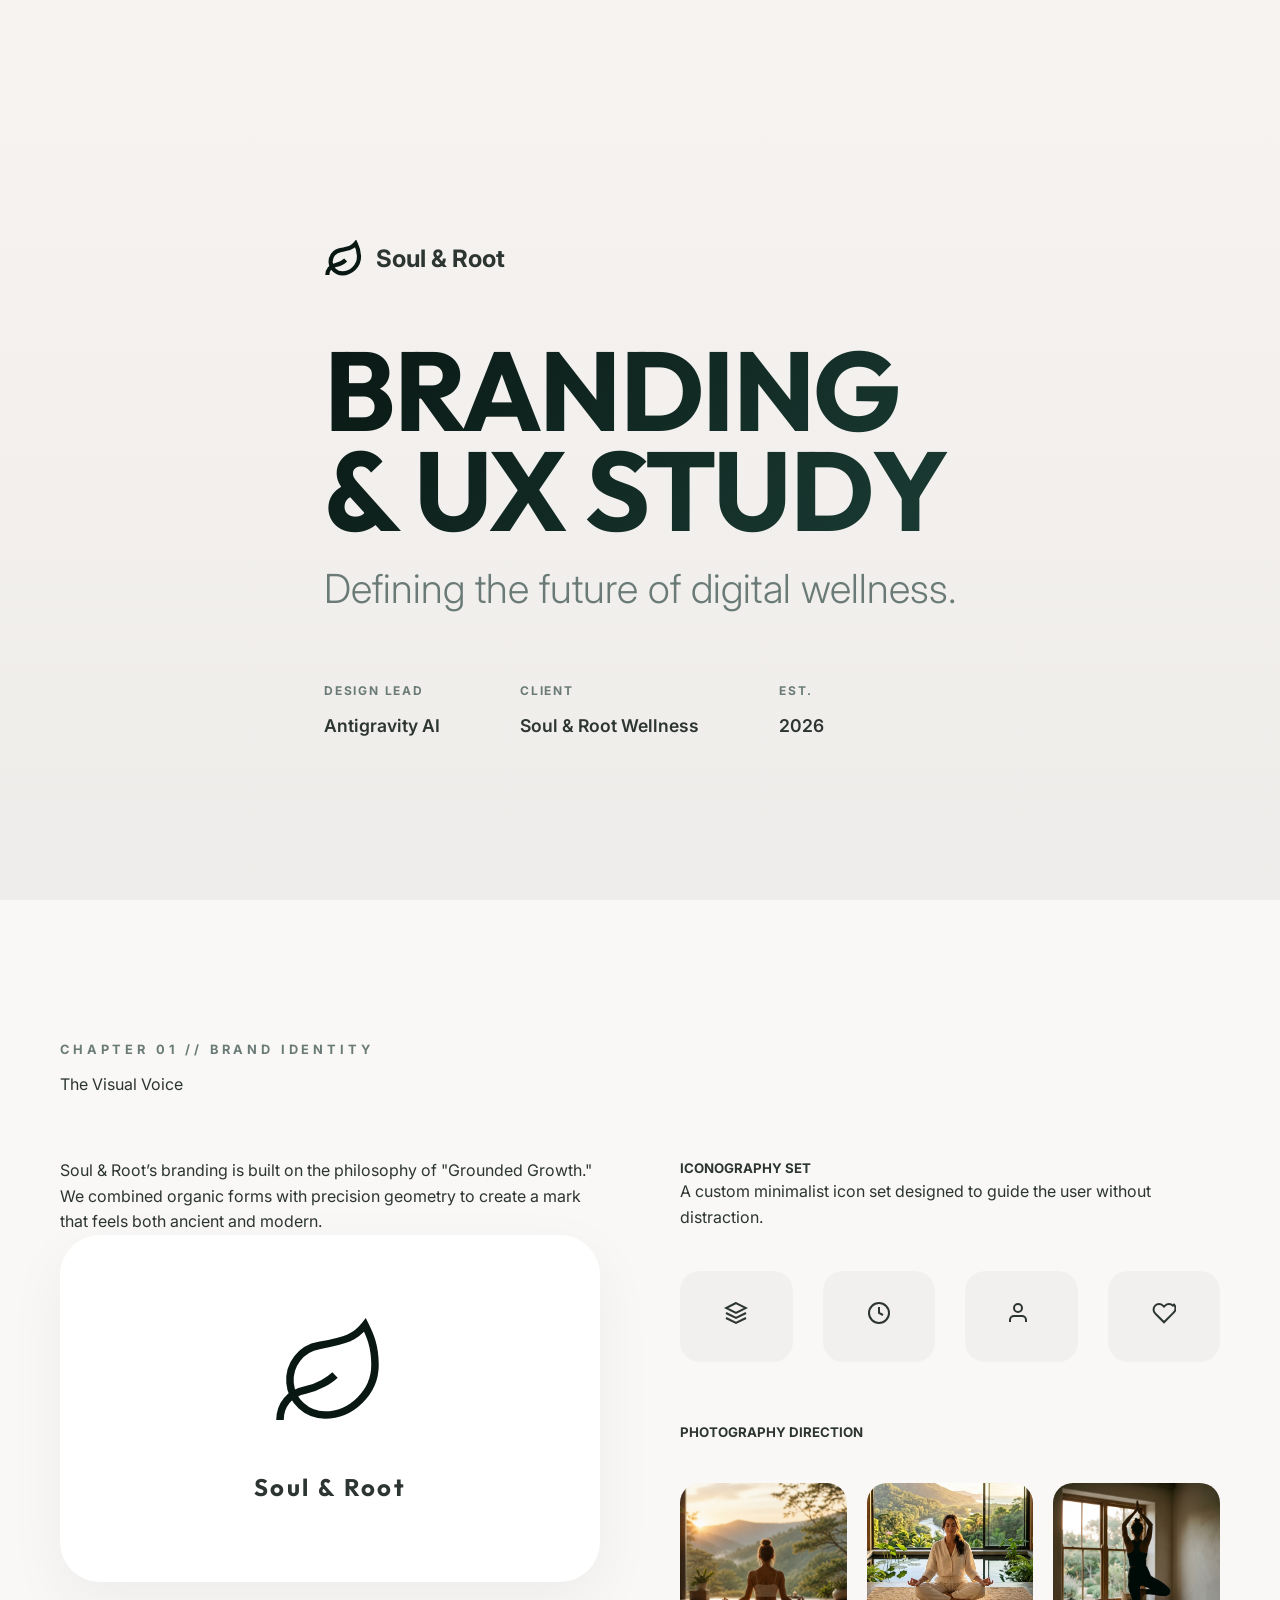
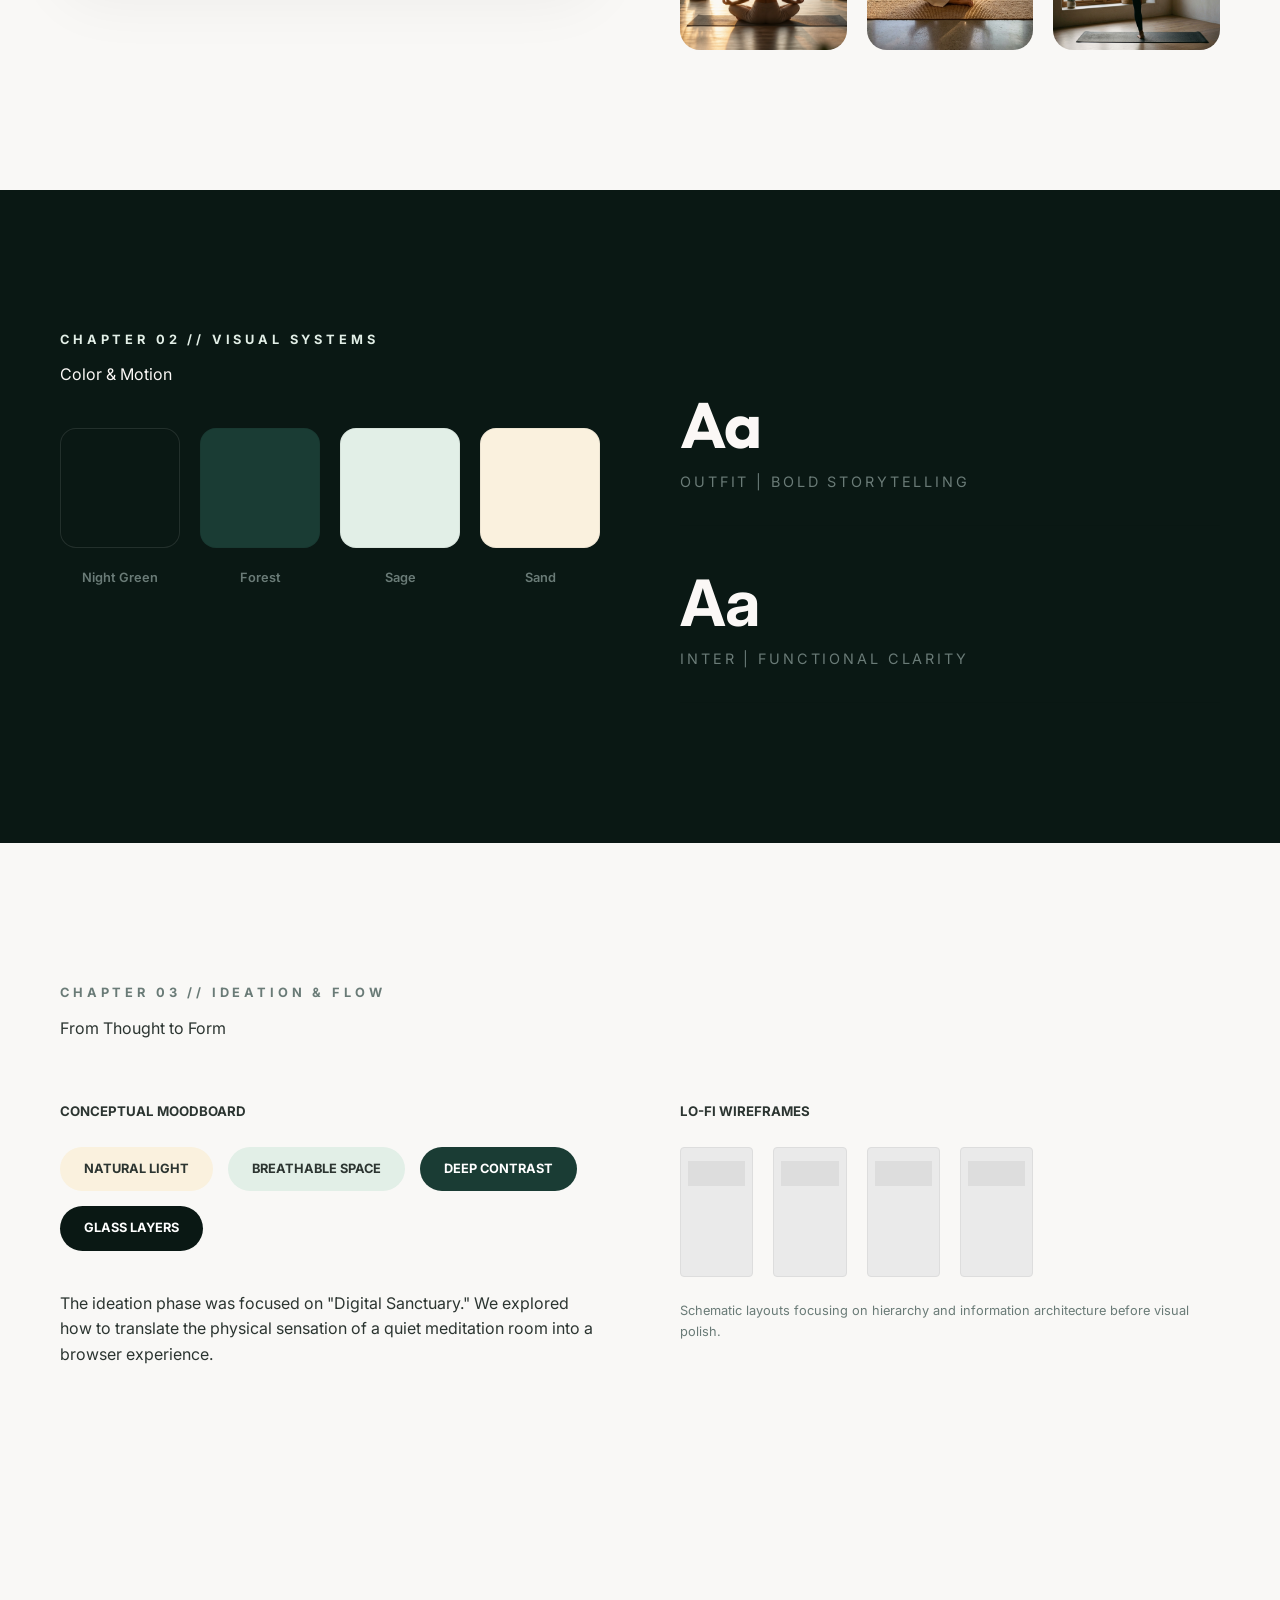
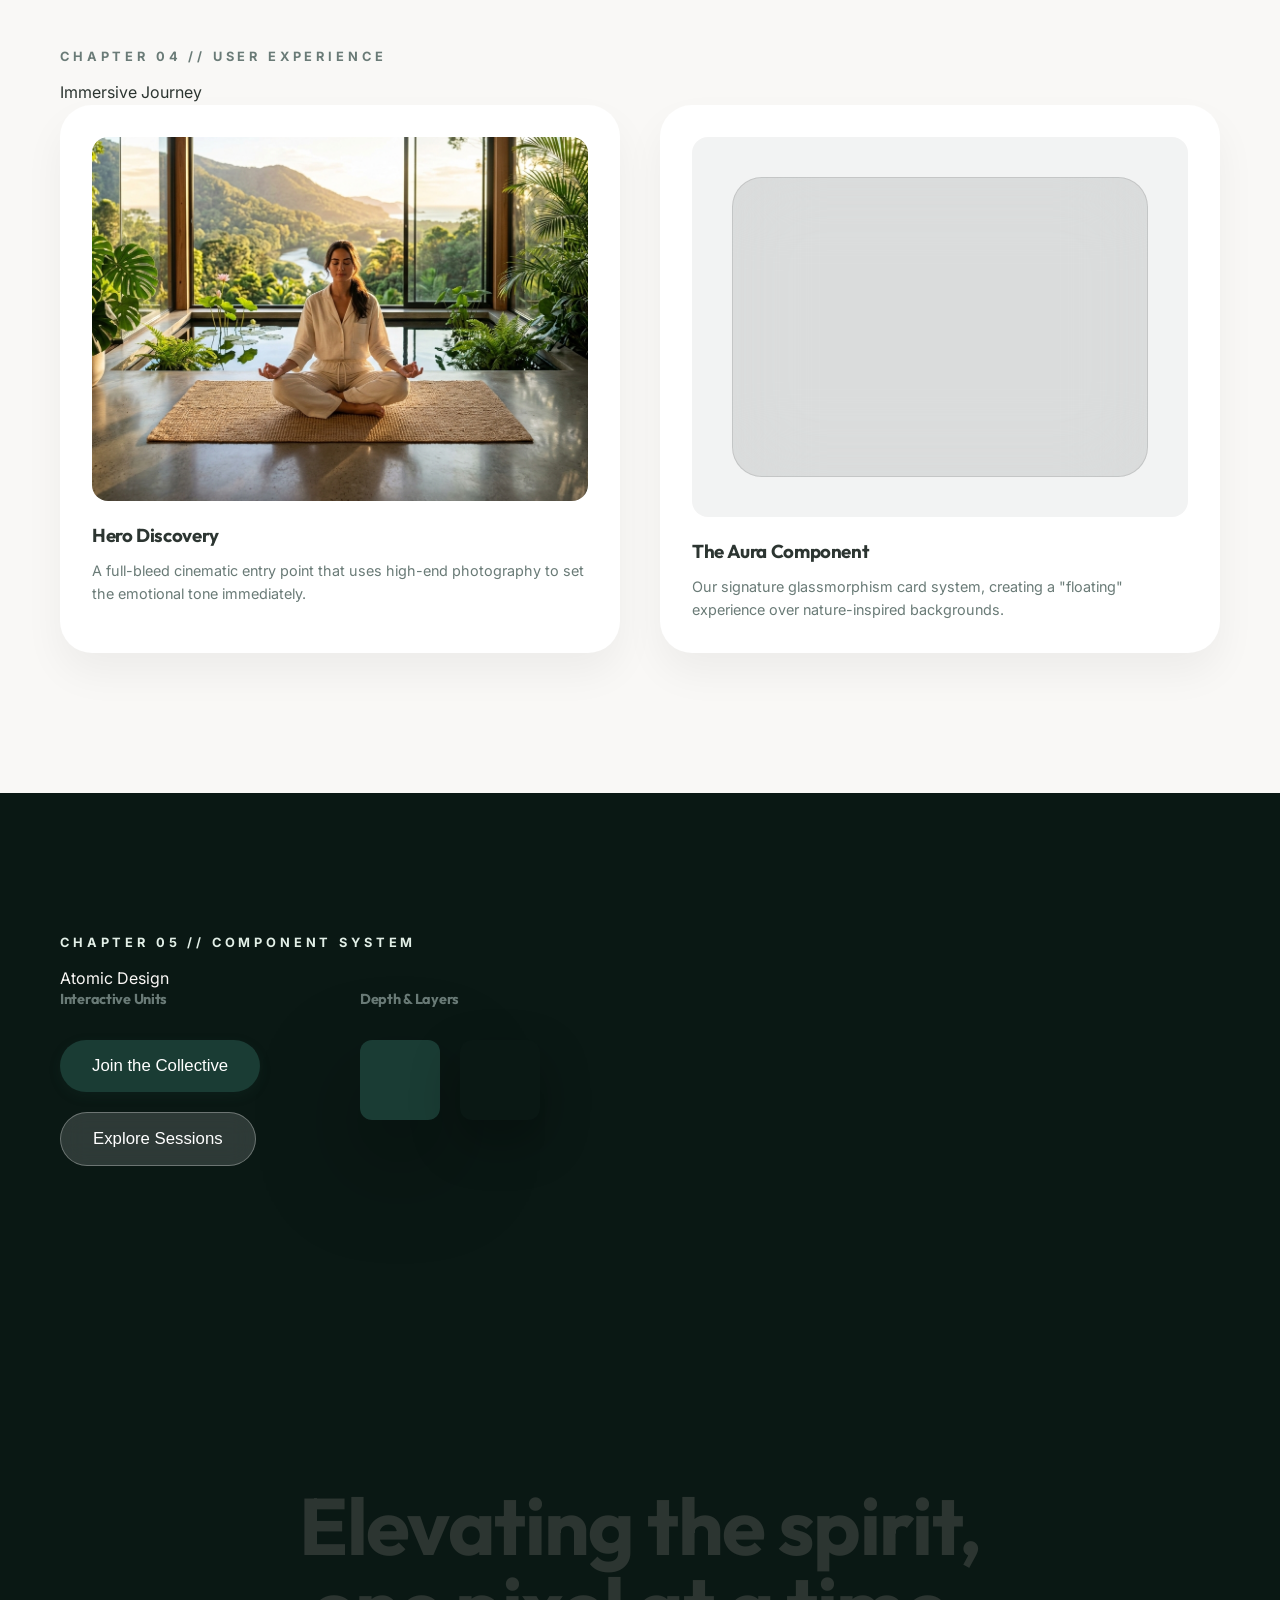
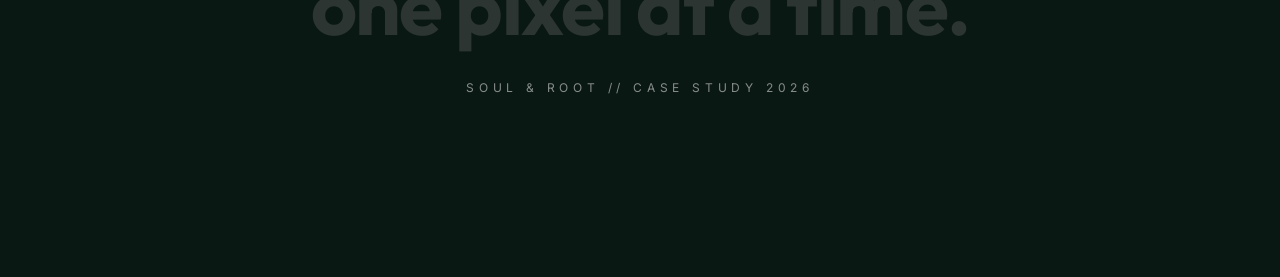
<file: casestudy.html>
<!DOCTYPE html>
<html lang="en">
<head>
    <meta charset="UTF-8">
    <meta name="viewport" content="width=device-width, initial-scale=1.0">
    <title>Soul & Root | Complete Branding & Case Study</title>
    <link href="https://fonts.googleapis.com/css2?family=Inter:wght@300;400;500;600;700&family=Outfit:wght@300;400;500;600;700;800&display=swap" rel="stylesheet">
    <link rel="stylesheet" href="casestudy.css">
    <link rel="stylesheet" href="style.css">
</head>
<body>
    <header class="cs-header">
        <div class="cs-container">
            <div class="cs-logo reveal-up">
                <svg width="40" height="40" viewBox="0 0 24 24" fill="none" stroke="#0A1814" stroke-width="2.5"><path d="M11 20A7 7 0 0 1 9.8 6.1C15.5 5 17 4.48 19 2c1 2 2 4.18 2 8 0 5.5-4.78 10-10 10Z"></path><path d="M2 21c0-3 1.85-5.36 5.08-6C9.5 14.52 12 13 13 12"></path></svg>
                Soul & Root
            </div>
            <h1 class="reveal-up">BRANDING<br>& UX STUDY</h1>
            <p class="subtitle reveal-up">Defining the future of digital wellness.</p>
            <div class="project-meta reveal-up">
                <div class="meta-item"><h5>DESIGN LEAD</h5><p>Antigravity AI</p></div>
                <div class="meta-item"><h5>CLIENT</h5><p>Soul & Root Wellness</p></div>
                <div class="meta-item"><h5>EST.</h5><p>2026</p></div>
            </div>
        </div>
    </header>

    <section id="branding">
        <div class="cs-container">
            <div class="chapter-header reveal-up">CHAPTER 01 // BRAND IDENTITY</div>
            <div class="section-title reveal-up">The Visual Voice</div>
            <div class="branding-grid">
                <div class="reveal-up">
                    <p class="mb-60">Soul & Root’s branding is built on the philosophy of "Grounded Growth." We combined organic forms with precision geometry to create a mark that feels both ancient and modern.</p>
                    <div class="logo-display">
                        <svg width="120" height="120" viewBox="0 0 24 24" fill="none" stroke="#0A1814" stroke-width="1.5"><path d="M11 20A7 7 0 0 1 9.8 6.1C15.5 5 17 4.48 19 2c1 2 2 4.18 2 8 0 5.5-4.78 10-10 10Z"></path><path d="M2 21c0-3 1.85-5.36 5.08-6C9.5 14.52 12 13 13 12"></path></svg>
                        <h2 style="margin-top: 32px; letter-spacing: 0.1em;">Soul & Root</h2>
                    </div>
                </div>
                <div class="reveal-up">
                    <h5>ICONOGRAPHY SET</h5>
                    <p>A custom minimalist icon set designed to guide the user without distraction.</p>
                    <div class="icon-set">
                        <div class="icon-box"><svg width="24" height="24" viewBox="0 0 24 24" fill="none" stroke="currentColor" stroke-width="2"><path d="M12 2L2 7l10 5 10-5-10-5zM2 17l10 5 10-5M2 12l10 5 10-5"/></svg></div>
                        <div class="icon-box"><svg width="24" height="24" viewBox="0 0 24 24" fill="none" stroke="currentColor" stroke-width="2"><circle cx="12" cy="12" r="10"/><path d="M12 6v6l4 2"/></svg></div>
                        <div class="icon-box"><svg width="24" height="24" viewBox="0 0 24 24" fill="none" stroke="currentColor" stroke-width="2"><path d="M17 21v-2a4 4 0 0 0-4-4H5a4 4 0 0 0-4 4v2"/><circle cx="9" cy="7" r="4"/></svg></div>
                        <div class="icon-box"><svg width="24" height="24" viewBox="0 0 24 24" fill="none" stroke="currentColor" stroke-width="2"><path d="M20.84 4.61a5.5 5.5 0 0 0-7.78 0L12 5.67l-1.06-1.06a5.5 5.5 0 0 0-7.78 7.78l1.06 1.06L12 21.23l8.84-8.84 1.06-1.06a5.5 5.5 0 0 0 0-7.78z"/></svg></div>
                    </div>
                    <h5 style="margin-top: 60px;">PHOTOGRAPHY DIRECTION</h5>
                    <div class="photo-style">
                        <div class="photo-item"><img src="images/meditate.png"></div>
                        <div class="photo-item"><img src="images/bg-med.png"></div>
                        <div class="photo-item"><img src="images/yoga_indoor.png"></div>
                    </div>
                </div>
            </div>
        </div>
    </section>

    <section class="section-dark bg-night">
        <div class="cs-container">
            <div class="chapter-header reveal-up text-sage">CHAPTER 02 // VISUAL SYSTEMS</div>
            <div class="section-title reveal-up">Color & Motion</div>
            <div class="color-typography-grid">
                <div class="reveal-up">
                    <div class="color-palette">
                        <div class="color-swatch"><div class="color-box" style="background: #0A1814; border: 1px solid rgba(255,255,255,0.1);"></div><span>Night Green</span></div>
                        <div class="color-swatch"><div class="color-box" style="background: #1A3C34;"></div><span>Forest</span></div>
                        <div class="color-swatch"><div class="color-box" style="background: #E2EFE7;"></div><span>Sage</span></div>
                        <div class="color-swatch"><div class="color-box" style="background: #FAF1DE;"></div><span>Sand</span></div>
                    </div>
                </div>
                <div class="reveal-up">
                    <div class="typo-showcase">
                        <div class="font-item"><h2>Aa</h2><p>OUTFIT | BOLD STORYTELLING</p></div>
                        <div class="font-item"><h2 style="font-family: 'Inter';">Aa</h2><p>INTER | FUNCTIONAL CLARITY</p></div>
                    </div>
                </div>
            </div>
        </div>
    </section>

    <section id="ideation">
        <div class="cs-container">
            <div class="chapter-header reveal-up">CHAPTER 03 // IDEATION & FLOW</div>
            <div class="section-title reveal-up">From Thought to Form</div>
            <div class="branding-grid">
                <div class="reveal-up">
                    <h5>CONCEPTUAL MOODBOARD</h5>
                    <div style="display: flex; flex-wrap: wrap; gap: 15px; margin-top: 24px;">
                        <span style="padding: 12px 24px; background: #FAF1DE; border-radius: 100px; font-weight: 700; font-size: 0.8rem;">NATURAL LIGHT</span>
                        <span style="padding: 12px 24px; background: #E2EFE7; border-radius: 100px; font-weight: 700; font-size: 0.8rem;">BREATHABLE SPACE</span>
                        <span style="padding: 12px 24px; background: #1A3C34; color: white; border-radius: 100px; font-weight: 700; font-size: 0.8rem;">DEEP CONTRAST</span>
                        <span style="padding: 12px 24px; background: #0A1814; color: white; border-radius: 100px; font-weight: 700; font-size: 0.8rem;">GLASS LAYERS</span>
                    </div>
                    <p style="margin-top: 40px;">The ideation phase was focused on "Digital Sanctuary." We explored how to translate the physical sensation of a quiet meditation room into a browser experience.</p>
                </div>
                <div class="reveal-up">
                    <h5>LO-FI WIREFRAMES</h5>
                    <div class="layout-wireframes" style="margin-top: 24px;">
                        <div class="wireframe-box"></div>
                        <div class="wireframe-box"></div>
                        <div class="wireframe-box"></div>
                        <div class="wireframe-box"></div>
                    </div>
                    <p style="margin-top: 24px; font-size: 0.8rem; color: var(--cs-text-light);">Schematic layouts focusing on hierarchy and information architecture before visual polish.</p>
                </div>
            </div>
        </div>
    </section>

    <section>
        <div class="cs-container">
            <div class="chapter-header reveal-up">CHAPTER 04 // USER EXPERIENCE</div>
            <div class="section-title reveal-up">Immersive Journey</div>
            <div class="showcase-grid">
                <div class="showcase-item reveal-up">
                    <div class="showcase-img"><img src="images/hero_bg_new.png"></div>
                    <h3>Hero Discovery</h3>
                    <p>A full-bleed cinematic entry point that uses high-end photography to set the emotional tone immediately.</p>
                </div>
                <div class="showcase-item reveal-up">
                    <div class="showcase-img" style="background: rgba(10,24,20,0.05); padding: 40px;"><div style="height: 300px; background: rgba(10,24,20,0.1); backdrop-filter: blur(40px); border-radius: 30px; border: 1px solid rgba(0,0,0,0.1);"></div></div>
                    <h3>The Aura Component</h3>
                    <p>Our signature glassmorphism card system, creating a "floating" experience over nature-inspired backgrounds.</p>
                </div>
            </div>
        </div>
    </section>

    <section class="section-dark">
        <div class="cs-container">
            <div class="chapter-header reveal-up text-sage">CHAPTER 05 // COMPONENT SYSTEM</div>
            <div class="section-title reveal-up">Atomic Design</div>
            <div class="component-grid reveal-up">
                <div class="comp-group">
                    <h4>Interactive Units</h4>
                    <button class="btn btn-primary" style="margin-bottom: 20px;">Join the Collective</button>
                    <button class="btn btn-secondary">Explore Sessions</button>
                </div>
                <div class="comp-group">
                    <h4>Depth & Layers</h4>
                    <div class="shadow-showcase">
                        <div class="shadow-box" style="box-shadow: 0 40px 100px rgba(0,0,0,0.4); background: #1A3C34;"></div>
                        <div class="shadow-box" style="box-shadow: 0 20px 50px rgba(0,0,0,0.3); background: #0A1814;"></div>
                    </div>
                </div>
            </div>
        </div>
    </section>

    <footer style="padding: 180px 0; text-align: center; background: #0A1814; color: white;">
        <div class="cs-container reveal-up">
            <h2 style="font-size: 5rem; line-height: 1; margin-bottom: 32px;">Elevating the spirit,<br>one pixel at a time.</h2>
            <p style="opacity: 0.5; letter-spacing: 0.4em; font-size: 0.75rem;">SOUL & ROOT // CASE STUDY 2026</p>
        </div>
    </footer>

    <script>
        const observer = new IntersectionObserver((entries) => {
            entries.forEach(entry => {
                if (entry.isIntersecting) entry.target.classList.add('active');
            });
        }, { threshold: 0.1 });
        document.querySelectorAll('.reveal-up').forEach(el => observer.observe(el));
    </script>
</body>
</html>
</file>
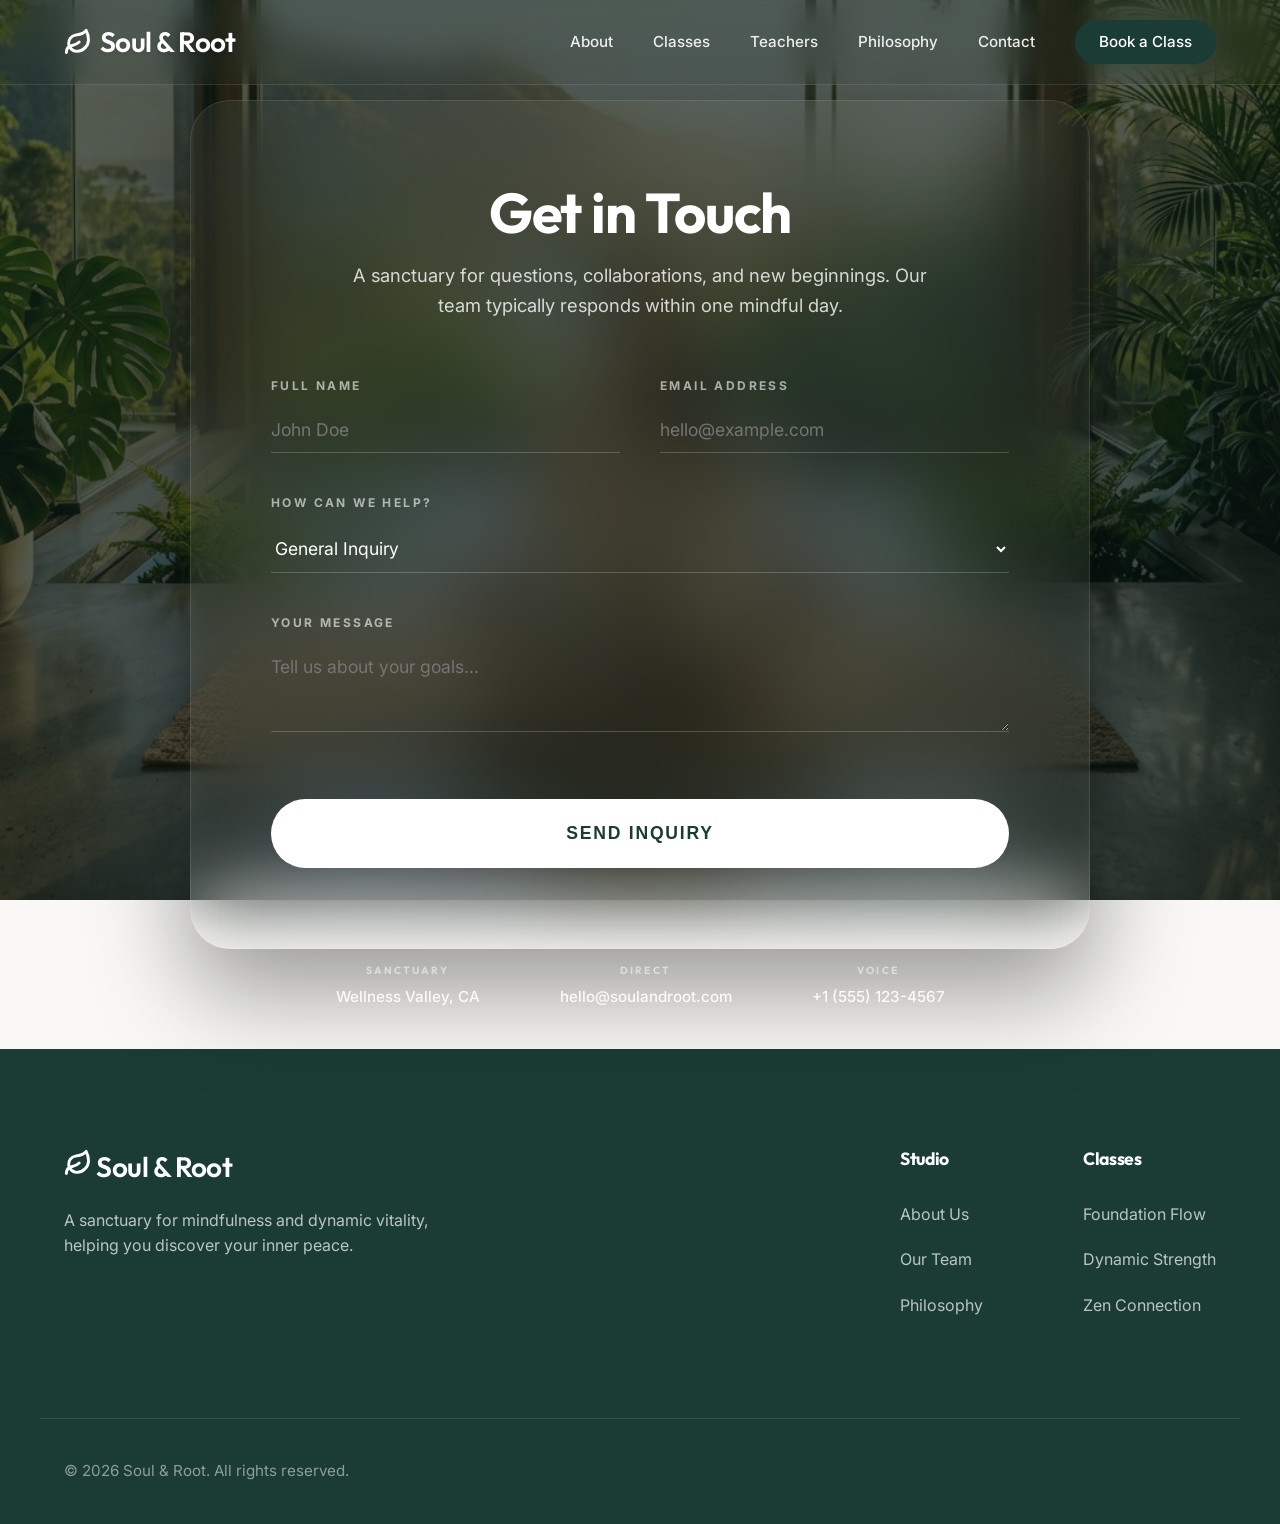
<file: contact.html>
<!DOCTYPE html>
<html lang="en">
<head>
    <meta charset="UTF-8">
    <meta name="viewport" content="width=device-width, initial-scale=1.0">
    <title>Contact Us | Soul & Root Sanctuary</title>
    <meta name="description" content="Get in touch with the Soul & Root team for inquiries, class bookings, and studio information.">
    <link href="https://fonts.googleapis.com/css2?family=Inter:wght@300;400;500;600;700&family=Outfit:wght@300;400;500;600;700;800&display=swap" rel="stylesheet">
    <link rel="stylesheet" href="style.css">
</head>
<body>
    <header class="navbar sticky-nav">
        <div class="container nav-container">
            <a href="index.html" class="logo">
                <svg xmlns="http://www.w3.org/2000/svg" width="28" height="28" viewBox="0 0 24 24" fill="none" stroke="currentColor" stroke-width="2" stroke-linecap="round" stroke-linejoin="round" class="logo-icon"><path d="M11 20A7 7 0 0 1 9.8 6.1C15.5 5 17 4.48 19 2c1 2 2 4.18 2 8 0 5.5-4.78 10-10 10Z"></path><path d="M2 21c0-3 1.85-5.36 5.08-6C9.5 14.52 12 13 13 12"></path></svg>
                Soul & Root
            </a>
            <div class="hamburger" id="hamburger">
                <svg xmlns="http://www.w3.org/2000/svg" width="32" height="32" viewBox="0 0 24 24" fill="none" stroke="currentColor" stroke-width="2" stroke-linecap="round" stroke-linejoin="round"><line x1="3" y1="12" x2="21" y2="12"></line><line x1="3" y1="6" x2="21" y2="6"></line><line x1="3" y1="18" x2="21" y2="18"></line></svg>
            </div>
            <div class="nav-menu" id="nav-menu">
                <nav class="nav-links">
                    <a href="about.html">About</a>
                    <a href="classes.html">Classes</a>
                    <a href="teachers.html">Teachers</a>
                    <a href="philosophy.html">Philosophy</a>
                    <a href="contact.html" class="active">Contact</a>
                </nav>
                <a href="pricing.html" class="btn btn-primary nav-cta">Book a Class</a>
            </div>
        </div>
    </header>

    <main>
        <section class="contact-page-wrapper" style="background: linear-gradient(rgba(10, 24, 20, 0.7), rgba(10, 24, 20, 0.7)), url('images/hero_bg_new.png'); background-size: cover; background-position: center; background-attachment: fixed;">
            <div class="centric-glass-card reveal-up">
                <h1>Get in Touch</h1>
                <p>A sanctuary for questions, collaborations, and new beginnings. Our team typically responds within one mindful day.</p>
                
                <form action="#" class="minimalist-form">
                    <div class="form-row">
                        <div class="minimal-group">
                            <label for="name">Full Name</label>
                            <input type="text" id="name" placeholder="John Doe" required>
                        </div>
                        <div class="minimal-group">
                            <label for="email">Email Address</label>
                            <input type="email" id="email" placeholder="hello@example.com" required>
                        </div>
                    </div>

                    <div class="minimal-group">
                        <label for="subject">How can we help?</label>
                        <select id="subject">
                            <option>General Inquiry</option>
                            <option>Class Bookings</option>
                            <option>Membership Plans</option>
                            <option>Private Sessions</option>
                        </select>
                    </div>

                    <div class="minimal-group">
                        <label for="message">Your Message</label>
                        <textarea id="message" rows="3" placeholder="Tell us about your goals..."></textarea>
                    </div>

                    <button type="submit" class="btn-glass-submit">Send Inquiry</button>
                </form>
            </div>

            <div class="footer-connection-ribbon reveal-up">
                <div class="ribbon-item">
                    <h4>Sanctuary</h4>
                    <p>Wellness Valley, CA</p>
                </div>
                <div class="ribbon-item">
                    <h4>Direct</h4>
                    <p>hello@soulandroot.com</p>
                </div>
                <div class="ribbon-item">
                    <h4>Voice</h4>
                    <p>+1 (555) 123-4567</p>
                </div>
            </div>
        </section>
    </main>

    <footer class="footer">
        <div class="container footer-container">
            <div class="footer-brand">
                <a href="index.html" class="logo">
                    <svg xmlns="http://www.w3.org/2000/svg" width="28" height="28" viewBox="0 0 24 24" fill="none" stroke="currentColor" stroke-width="2" stroke-linecap="round" stroke-linejoin="round" class="logo-icon"><path d="M11 20A7 7 0 0 1 9.8 6.1C15.5 5 17 4.48 19 2c1 2 2 4.18 2 8 0 5.5-4.78 10-10 10Z"></path><path d="M2 21c0-3 1.85-5.36 5.08-6C9.5 14.52 12 13 13 12"></path></svg>
                    Soul & Root
                </a>
                <p>A sanctuary for mindfulness and dynamic vitality, helping you discover your inner peace.</p>
            </div>
            <div class="footer-links">
                <div class="link-column">
                    <h4>Studio</h4>
                    <a href="about.html">About Us</a>
                    <a href="teachers.html">Our Team</a>
                    <a href="philosophy.html">Philosophy</a>
                </div>
                <div class="link-column">
                    <h4>Classes</h4>
                    <a href="classes.html">Foundation Flow</a>
                    <a href="classes.html">Dynamic Strength</a>
                    <a href="classes.html">Zen Connection</a>
                </div>
            </div>
        </div>
        <div class="container footer-bottom">
            <p>&copy; 2026 Soul & Root. All rights reserved.</p>
        </div>
    </footer>

    <script>
        document.addEventListener('DOMContentLoaded', () => {
            const hamburger = document.getElementById('hamburger');
            const navMenu = document.getElementById('nav-menu');

            if (hamburger && navMenu) {
                hamburger.addEventListener('click', () => {
                    navMenu.classList.toggle('active');
                });
            }

            // Scroll Effect
            window.addEventListener('scroll', () => {
                const navbar = document.querySelector('.navbar');
                if (window.scrollY > 50) {
                    navbar.classList.add('scrolled');
                } else {
                    navbar.classList.remove('scrolled');
                }
            });

            // Reveal Animation
            const observer = new IntersectionObserver((entries) => {
                entries.forEach(entry => {
                    if (entry.isIntersecting) {
                        entry.target.classList.add('fade-in-up');
                    }
                });
            }, { threshold: 0.1 });

            document.querySelectorAll('.reveal-up').forEach(el => observer.observe(el));
        });
    </script>
</body>
</html>
</file>
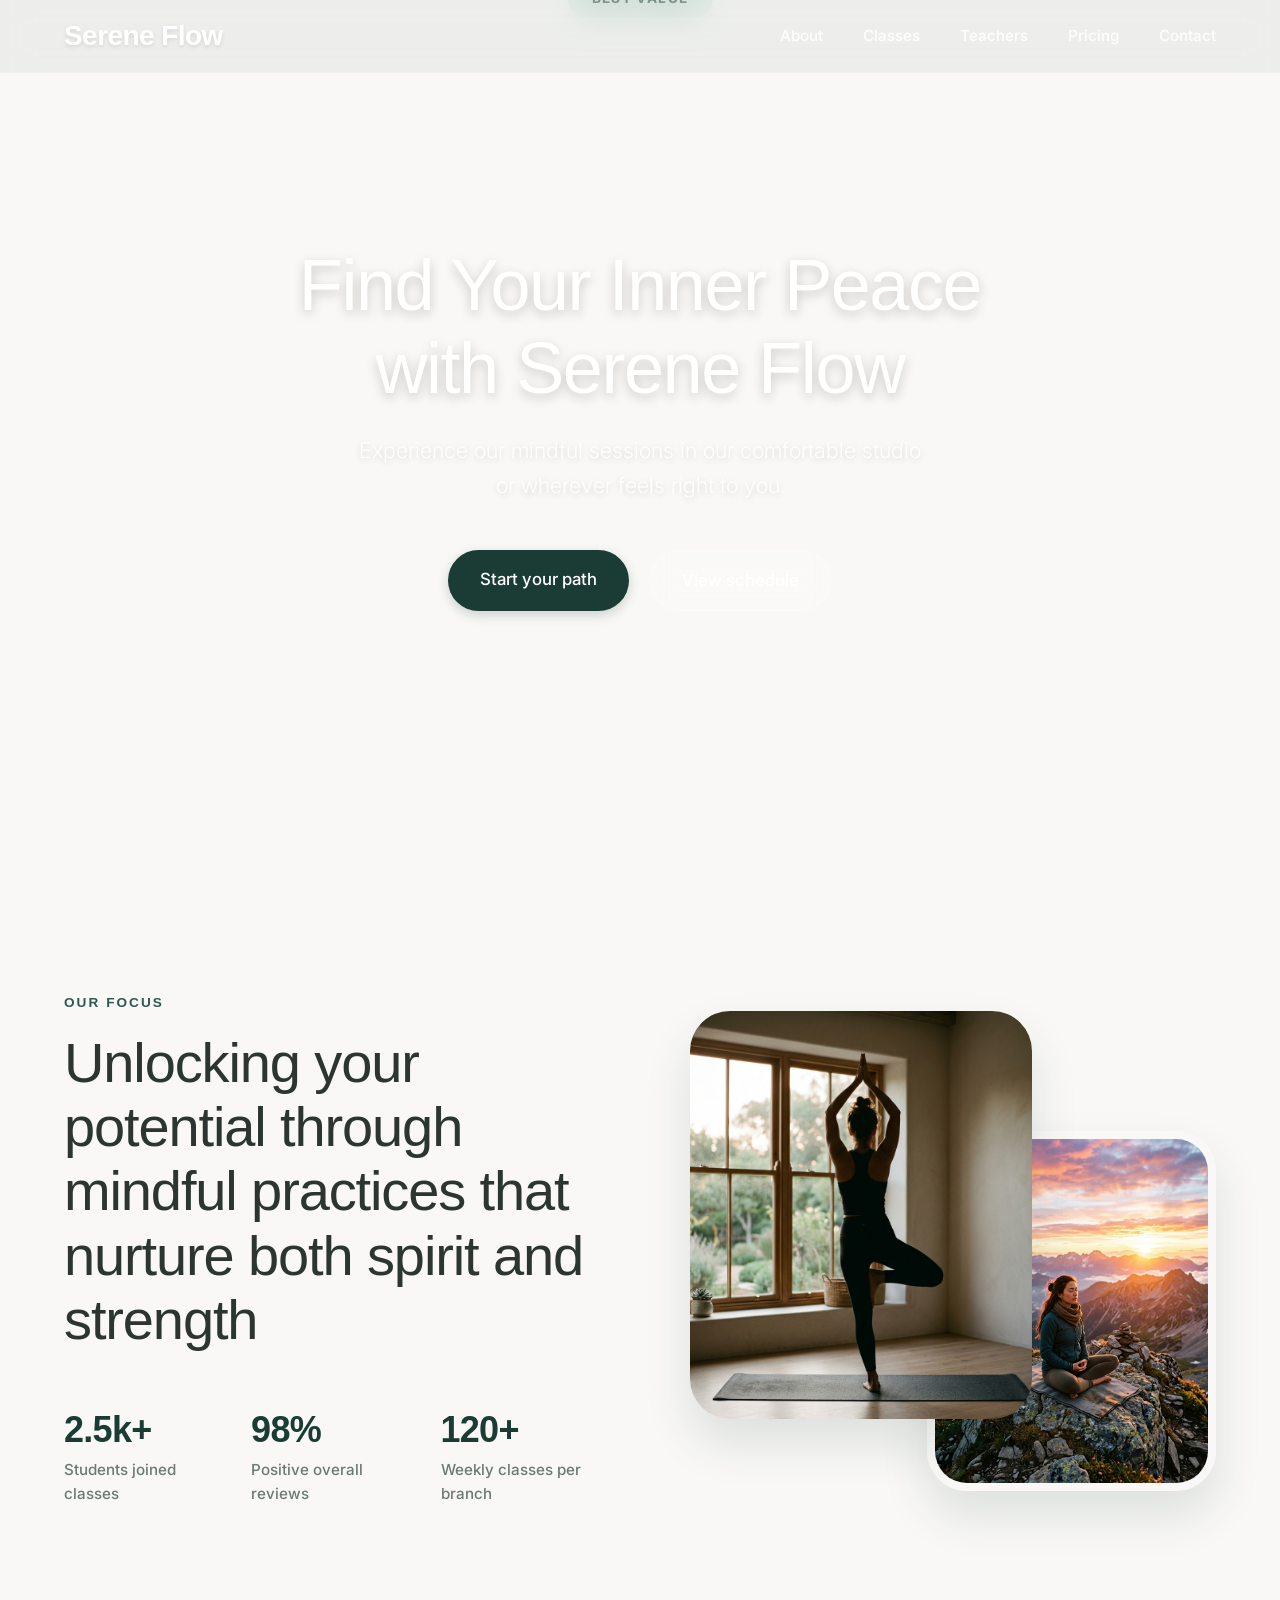
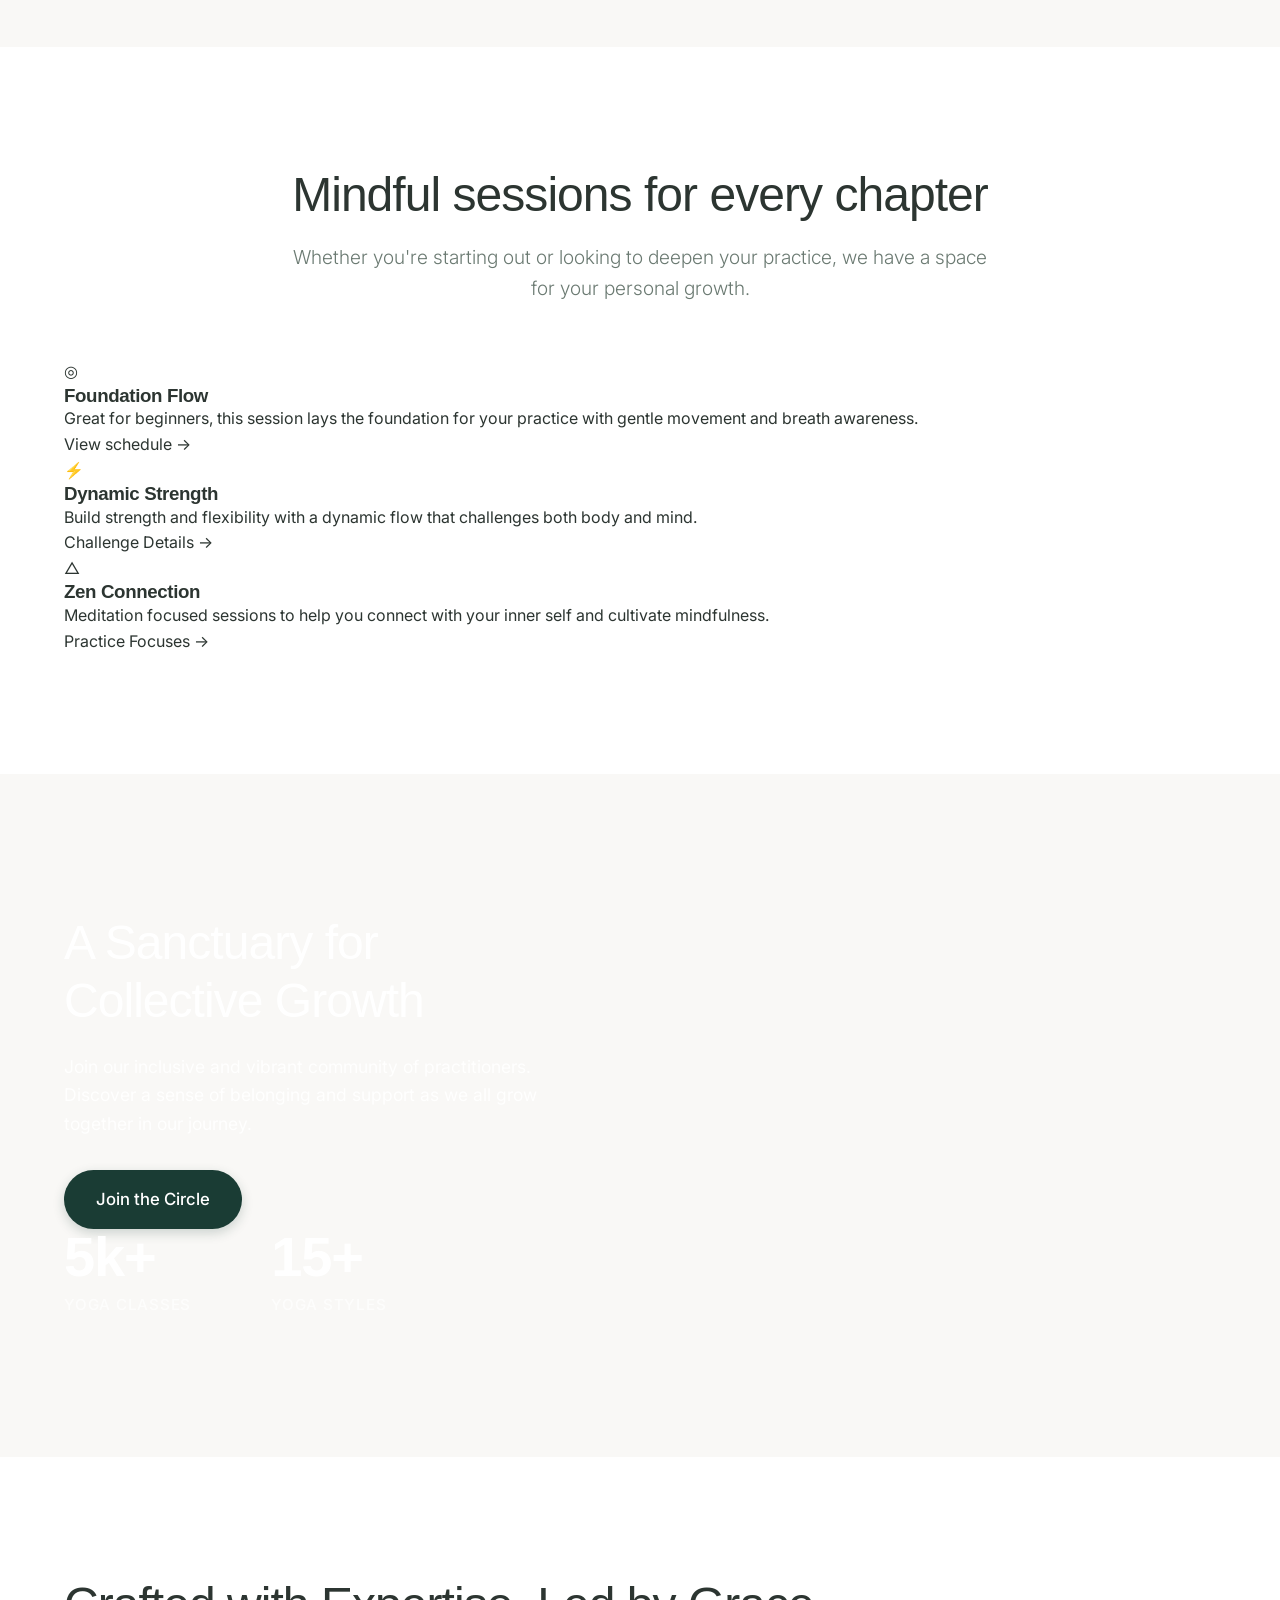
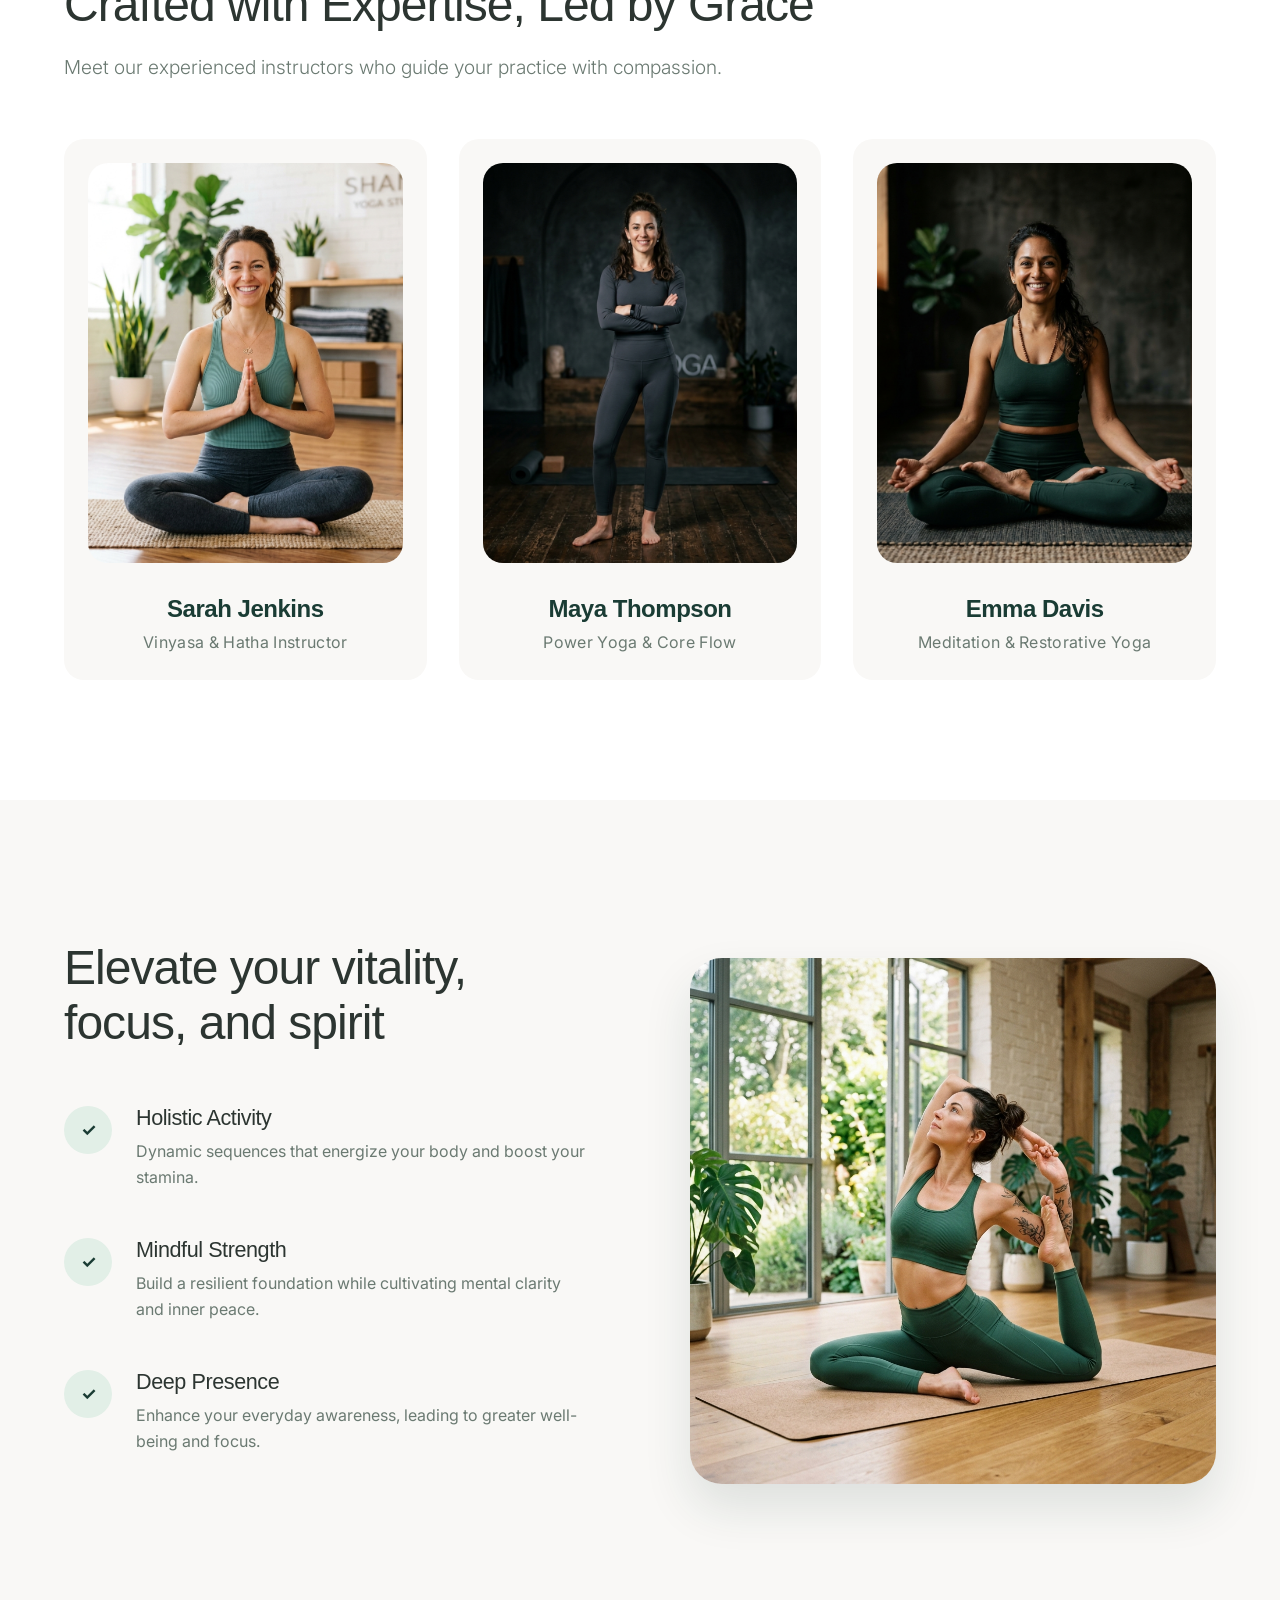
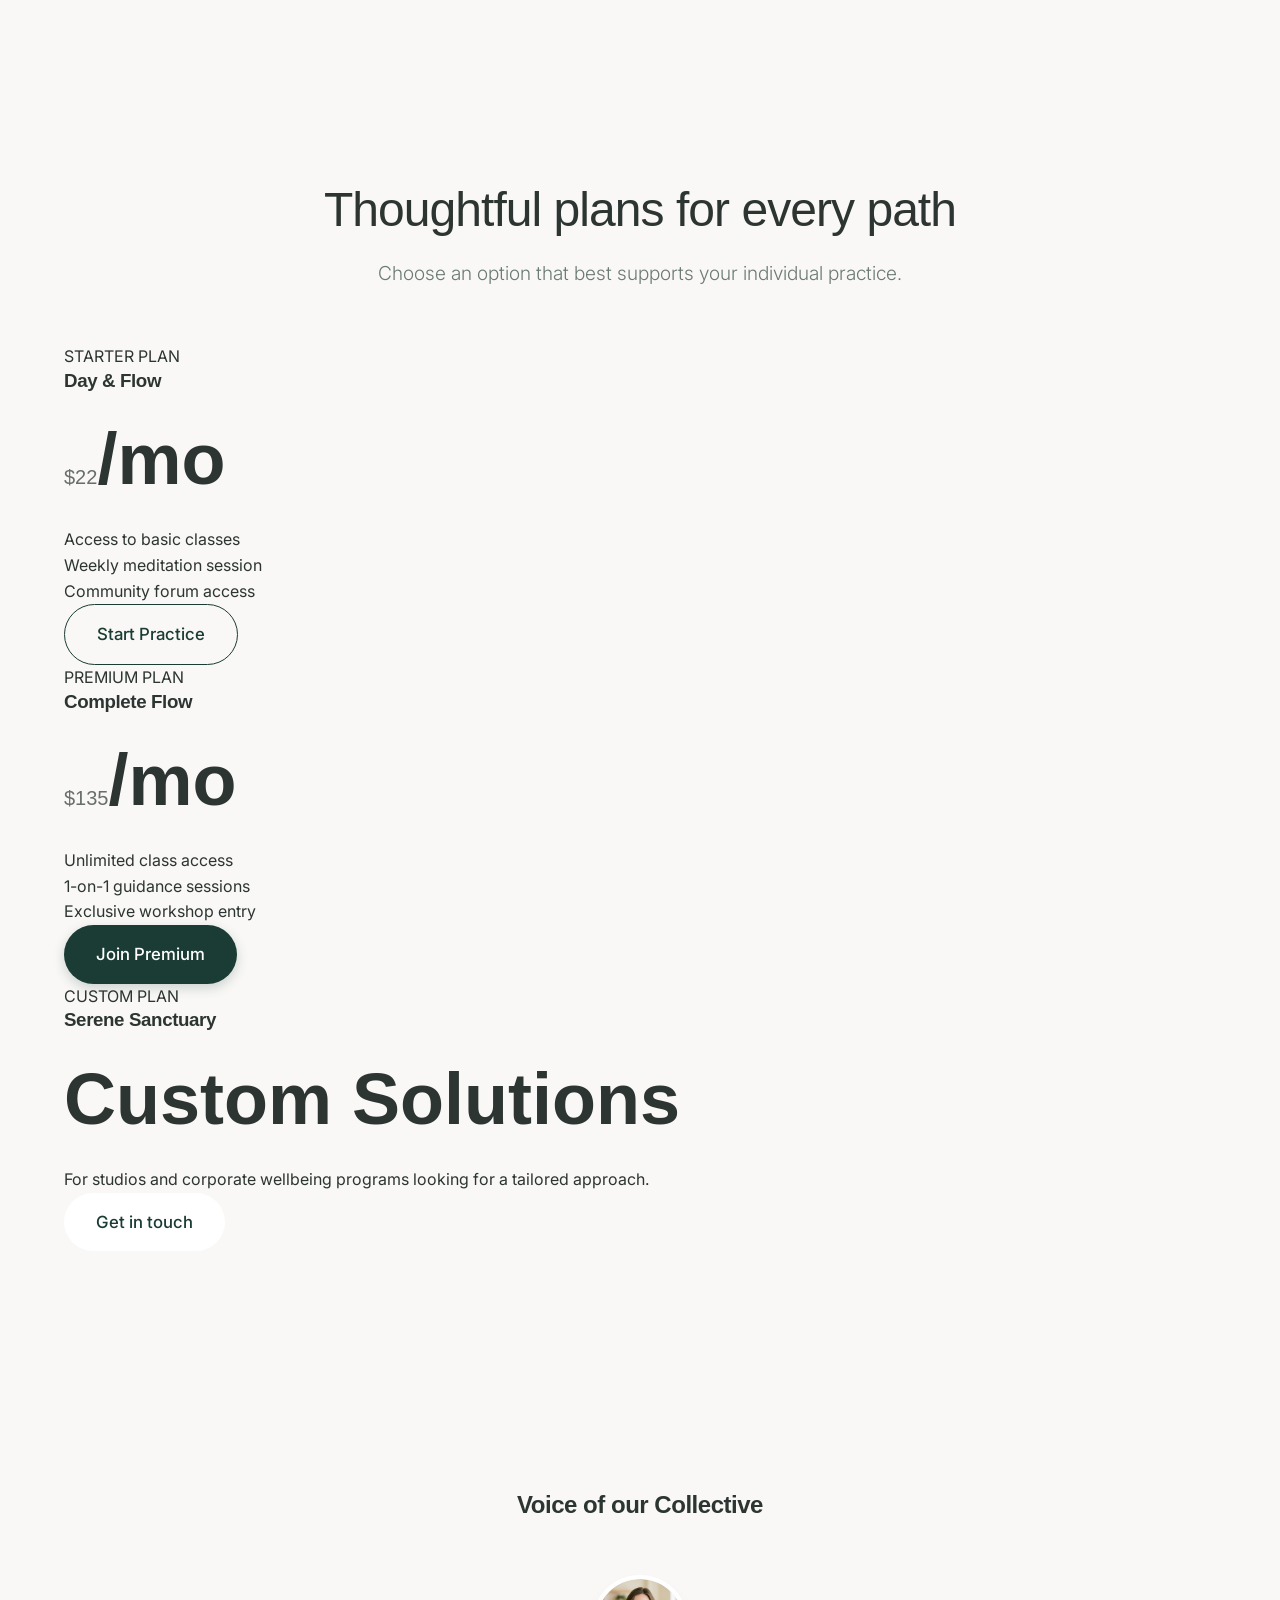
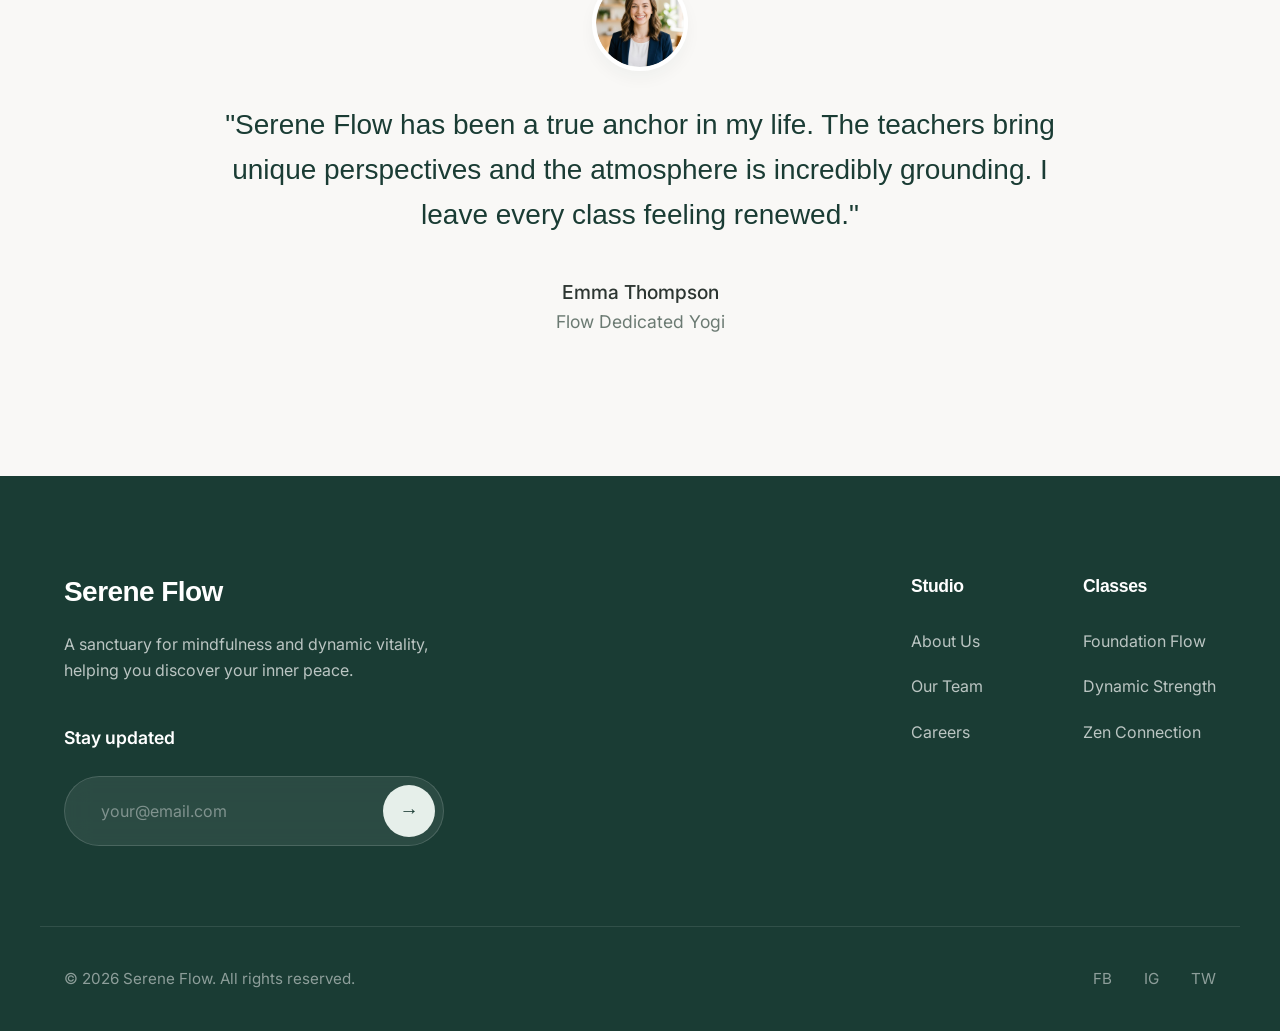
<file: index - Copy.html>
<!DOCTYPE html>
<html lang="en">
<head>
    <meta charset="UTF-8">
    <meta name="viewport" content="width=device-width, initial-scale=1.0">
    <title>Serene Flow | Find Your Inner Peace</title>
    <meta name="description" content="Experience our mindful sessions in our comfortable studio or wherever feels right to you.">
    <link href="https://fonts.googleapis.com/css2?family=Inter:wght@300;400;500;600;700&display=swap" rel="stylesheet">
    <link rel="stylesheet" href="style.css">
</head>
<body>
    <header class="navbar">
        <div class="container nav-container">
            <a href="#" class="logo">Serene Flow</a>
            <nav class="nav-links">
                <a href="#about">About</a>
                <a href="#classes">Classes</a>
                <a href="#teachers">Teachers</a>
                <a href="#pricing">Pricing</a>
                <a href="#contact">Contact</a>
            </nav>
        </div>
    </header>

    <main>
        <section class="hero" id="home">
            <div class="hero-content container">
                <h1>Find Your Inner Peace<br>with Serene Flow</h1>
                <p>Experience our mindful sessions in our comfortable studio<br>or wherever feels right to you.</p>
                <div class="hero-buttons">
                    <a href="#start" class="btn btn-primary">Start your path</a>
                    <a href="#schedule" class="btn btn-secondary">View schedule</a>
                </div>
            </div>
        </section>

        <section class="features" id="about">
            <div class="container features-container">
                <div class="features-text">
                    <h4 class="section-subtitle">OUR FOCUS</h4>
                    <h2>Unlocking your potential through mindful practices that nurture both spirit and strength</h2>
                    <div class="stats">
                        <div class="stat-item">
                            <h3>2.5k+</h3>
                            <p>Students joined classes</p>
                        </div>
                        <div class="stat-item">
                            <h3>98%</h3>
                            <p>Positive overall reviews</p>
                        </div>
                        <div class="stat-item">
                            <h3>120+</h3>
                            <p>Weekly classes per branch</p>
                        </div>
                    </div>
                </div>
                <div class="features-images">
                    <div class="img-wrap img-wrap-1">
                        <img src="images/yoga_indoor.png" alt="Indoor Yoga">
                    </div>
                    <div class="img-wrap img-wrap-2">
                        <img src="images/meditation_outdoor.png" alt="Outdoor Meditation">
                    </div>
                </div>
            </div>
        </section>

        <section class="sessions" id="classes">
            <div class="container">
                <div class="section-header text-center">
                    <h2>Mindful sessions for every chapter</h2>
                    <p>Whether you're starting out or looking to deepen your practice, we have a space<br>for your personal growth.</p>
                </div>
                <div class="session-cards">
                    <div class="card card-light-blue">
                        <div class="card-icon"><span>◎</span></div>
                        <h3>Foundation Flow</h3>
                        <p>Great for beginners, this session lays the foundation for your practice with gentle movement and breath awareness.</p>
                        <a href="#" class="card-link">View schedule &rarr;</a>
                    </div>
                    <div class="card card-dark">
                        <div class="card-icon"><span>⚡</span></div>
                        <h3>Dynamic Strength</h3>
                        <p>Build strength and flexibility with a dynamic flow that challenges both body and mind.</p>
                        <a href="#" class="card-link">Challenge Details &rarr;</a>
                    </div>
                    <div class="card card-light">
                        <div class="card-icon"><span>△</span></div>
                        <h3>Zen Connection</h3>
                        <p>Meditation focused sessions to help you connect with your inner self and cultivate mindfulness.</p>
                        <a href="#" class="card-link">Practice Focuses &rarr;</a>
                    </div>
                </div>
            </div>
        </section>

        <section class="community container">
            <div class="community-banner">
                <div class="community-text">
                    <h2>A Sanctuary for<br>Collective Growth</h2>
                    <p>Join our inclusive and vibrant community of practitioners.<br>Discover a sense of belonging and support as we all grow<br>together in our journey.</p>
                    <a href="#" class="btn btn-primary">Join the Circle</a>
                </div>
                <div class="community-stats">
                    <div class="stat">
                        <h3>5k+</h3>
                        <p>Yoga Classes</p>
                    </div>
                    <div class="stat">
                        <h3>15+</h3>
                        <p>Yoga Styles</p>
                    </div>
                </div>
            </div>
        </section>

        <section class="teachers" id="teachers">
            <div class="container">
                <div class="section-header">
                    <h2>Crafted with Expertise, Led by Grace</h2>
                    <p>Meet our experienced instructors who guide your practice with compassion.</p>
                </div>
                <div class="teacher-grid">
                    <div class="teacher-card">
                        <img src="images/teacher_1.png" alt="Sarah Jenkins">
                        <h3>Sarah Jenkins</h3>
                        <p>Vinyasa & Hatha Instructor</p>
                    </div>
                    <div class="teacher-card">
                        <img src="images/teacher_2.png" alt="Maya Thompson">
                        <h3>Maya Thompson</h3>
                        <p>Power Yoga & Core Flow</p>
                    </div>
                    <div class="teacher-card">
                        <img src="images/teacher_3.png" alt="Emma Davis">
                        <h3>Emma Davis</h3>
                        <p>Meditation & Restorative Yoga</p>
                    </div>
                </div>
            </div>
        </section>

        <section class="benefits">
            <div class="container benefits-container">
                <div class="benefits-text">
                    <h2>Elevate your vitality,<br>focus, and spirit</h2>
                    <ul class="benefits-list">
                        <li>
                            <div class="icon">✓</div>
                            <div>
                                <h4>Holistic Activity</h4>
                                <p>Dynamic sequences that energize your body and boost your stamina.</p>
                            </div>
                        </li>
                        <li>
                            <div class="icon">✓</div>
                            <div>
                                <h4>Mindful Strength</h4>
                                <p>Build a resilient foundation while cultivating mental clarity and inner peace.</p>
                            </div>
                        </li>
                        <li>
                            <div class="icon">✓</div>
                            <div>
                                <h4>Deep Presence</h4>
                                <p>Enhance your everyday awareness, leading to greater well-being and focus.</p>
                            </div>
                        </li>
                    </ul>
                </div>
                <div class="benefits-image">
                    <img src="images/normal_yoga.png" alt="Yoga Figure">
                </div>
            </div>
        </section>

        <section class="pricing" id="pricing">
            <div class="container">
                <div class="section-header text-center">
                    <h2>Thoughtful plans for every path</h2>
                    <p>Choose an option that best supports your individual practice.</p>
                </div>
                <div class="pricing-cards">
                    <div class="price-card card-light">
                        <span class="plan-type">STARTER PLAN</span>
                        <h3>Day & Flow</h3>
                        <div class="price"><span>$22</span>/mo</div>
                        <ul>
                            <li>Access to basic classes</li>
                            <li>Weekly meditation session</li>
                            <li>Community forum access</li>
                        </ul>
                        <a href="#" class="btn btn-outline">Start Practice</a>
                    </div>
                    <div class="price-card card-blue popular">
                        <div class="popular-badge">BEST VALUE</div>
                        <span class="plan-type">PREMIUM PLAN</span>
                        <h3>Complete Flow</h3>
                        <div class="price"><span>$135</span>/mo</div>
                        <ul>
                            <li>Unlimited class access</li>
                            <li>1-on-1 guidance sessions</li>
                            <li>Exclusive workshop entry</li>
                        </ul>
                        <a href="#" class="btn btn-primary">Join Premium</a>
                    </div>
                    <div class="price-card card-dark">
                        <span class="plan-type">CUSTOM PLAN</span>
                        <h3>Serene Sanctuary</h3>
                        <div class="price">Custom Solutions</div>
                        <p>For studios and corporate wellbeing programs looking for a tailored approach.</p>
                        <a href="#" class="btn btn-light">Get in touch</a>
                    </div>
                </div>
            </div>
        </section>

        <section class="testimonial">
            <div class="container text-center">
                <h2>Voice of our Collective</h2>
                <div class="testimonial-content">
                    <img src="images/testimonial_user.png" alt="Emma Thompson" class="testimonial-avatar">
                    <blockquote>
                        "Serene Flow has been a true anchor in my life. The teachers bring unique perspectives and the atmosphere is incredibly grounding. I leave every class feeling renewed."
                    </blockquote>
                    <p class="author"><strong>Emma Thompson</strong><br>Flow Dedicated Yogi</p>
                </div>
            </div>
        </section>
    </main>

    <footer class="footer">
        <div class="container footer-container">
            <div class="footer-brand">
                <a href="#" class="logo">Serene Flow</a>
                <p>A sanctuary for mindfulness and dynamic vitality, helping you discover your inner peace.</p>
                <div class="newsletter">
                    <label for="email">Stay updated</label>
                    <div class="input-group">
                        <input type="email" id="email" placeholder="your@email.com">
                        <button type="submit" aria-label="Subscribe">&rarr;</button>
                    </div>
                </div>
            </div>
            <div class="footer-links">
                <div class="link-column">
                    <h4>Studio</h4>
                    <a href="#">About Us</a>
                    <a href="#">Our Team</a>
                    <a href="#">Careers</a>
                </div>
                <div class="link-column">
                    <h4>Classes</h4>
                    <a href="#">Foundation Flow</a>
                    <a href="#">Dynamic Strength</a>
                    <a href="#">Zen Connection</a>
                </div>
            </div>
        </div>
        <div class="container footer-bottom">
            <p>&copy; 2026 Serene Flow. All rights reserved.</p>
            <div class="social-links">
                <a href="#">FB</a>
                <a href="#">IG</a>
                <a href="#">TW</a>
            </div>
        </div>
    </footer>
</body>
</html>
</file>
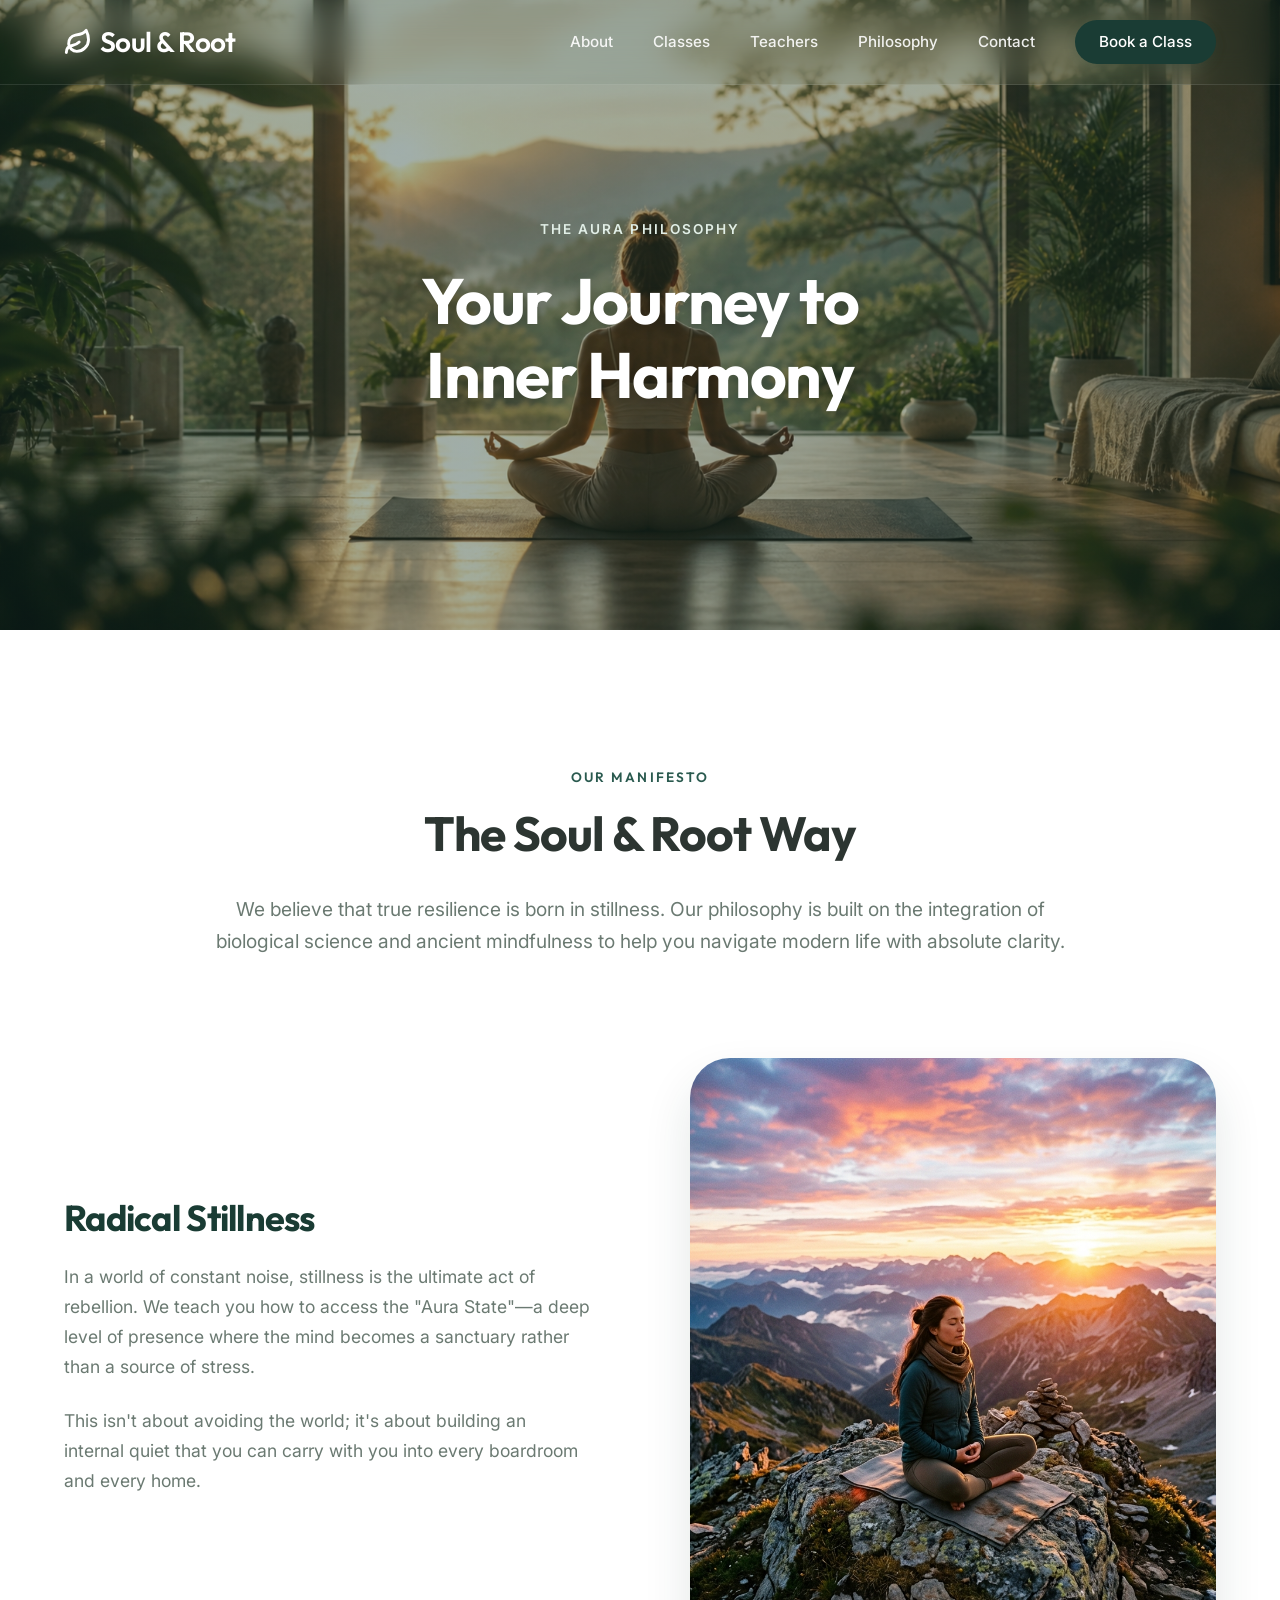
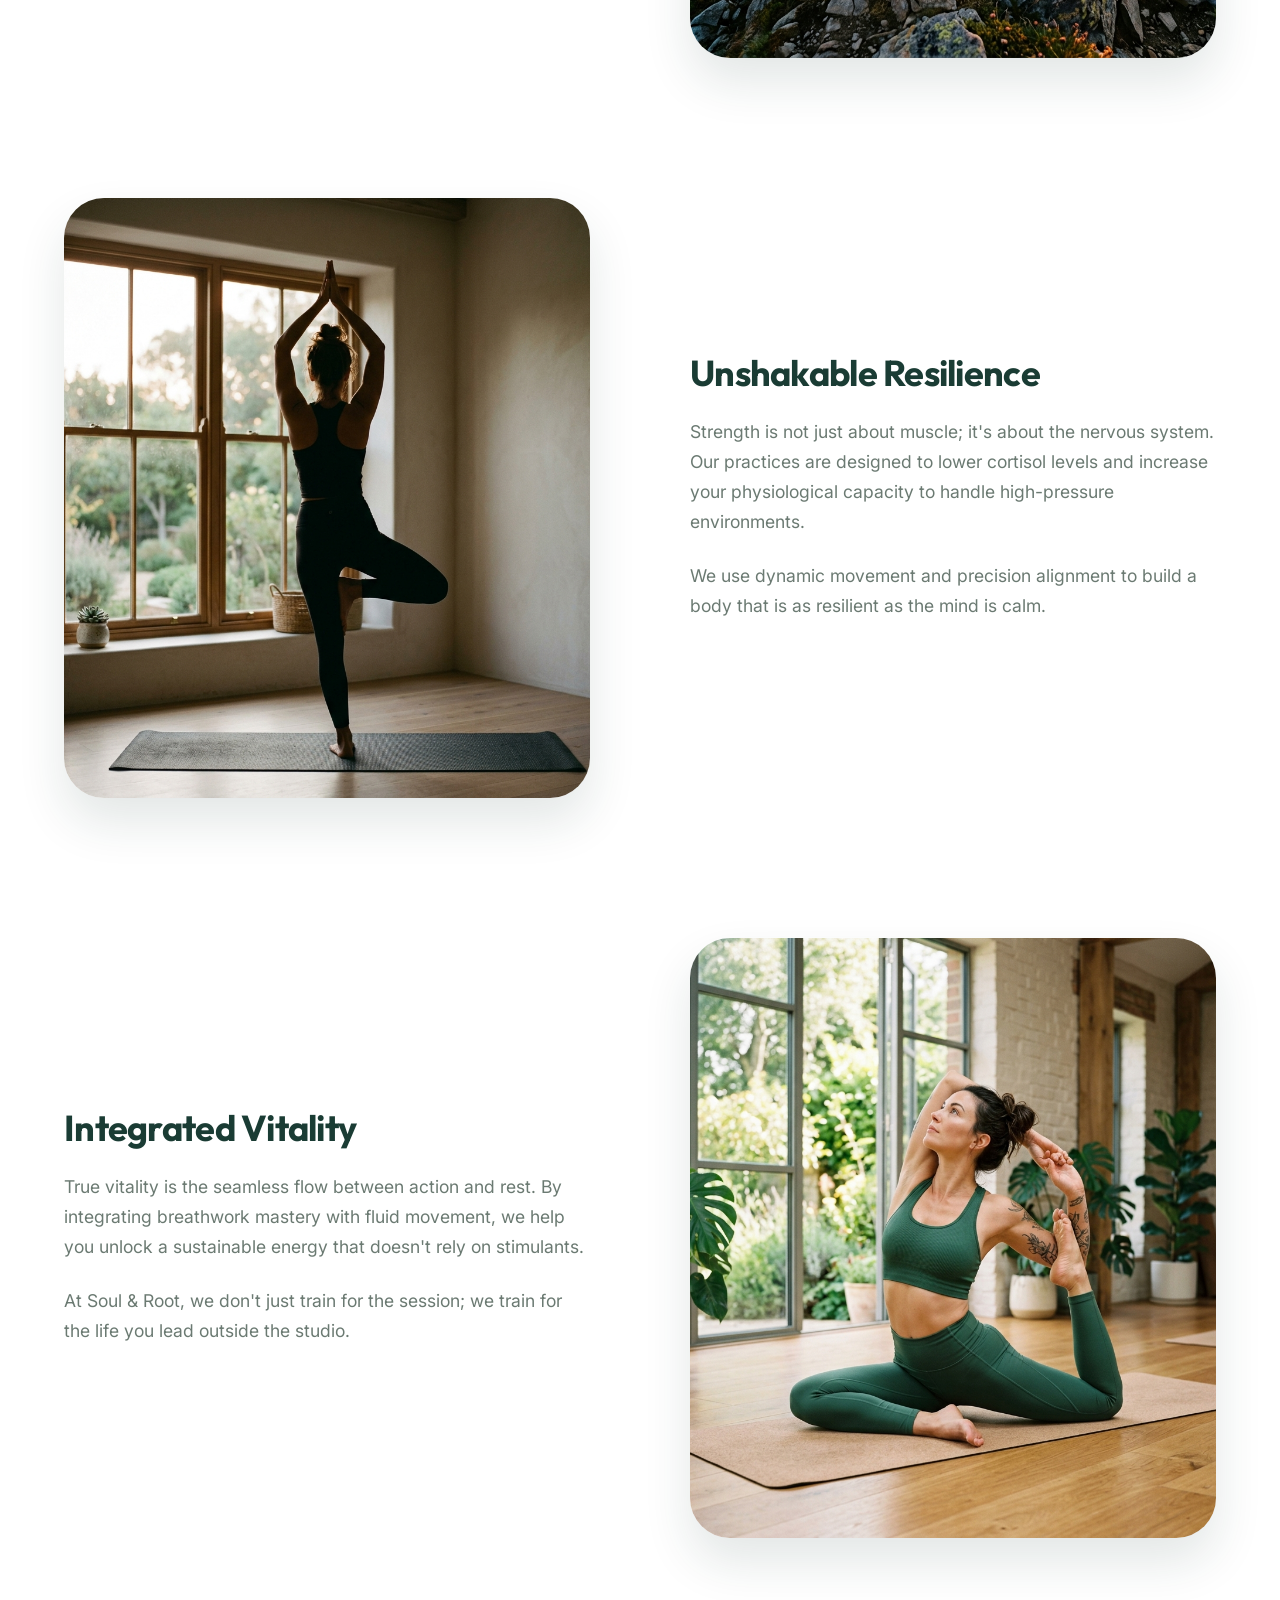
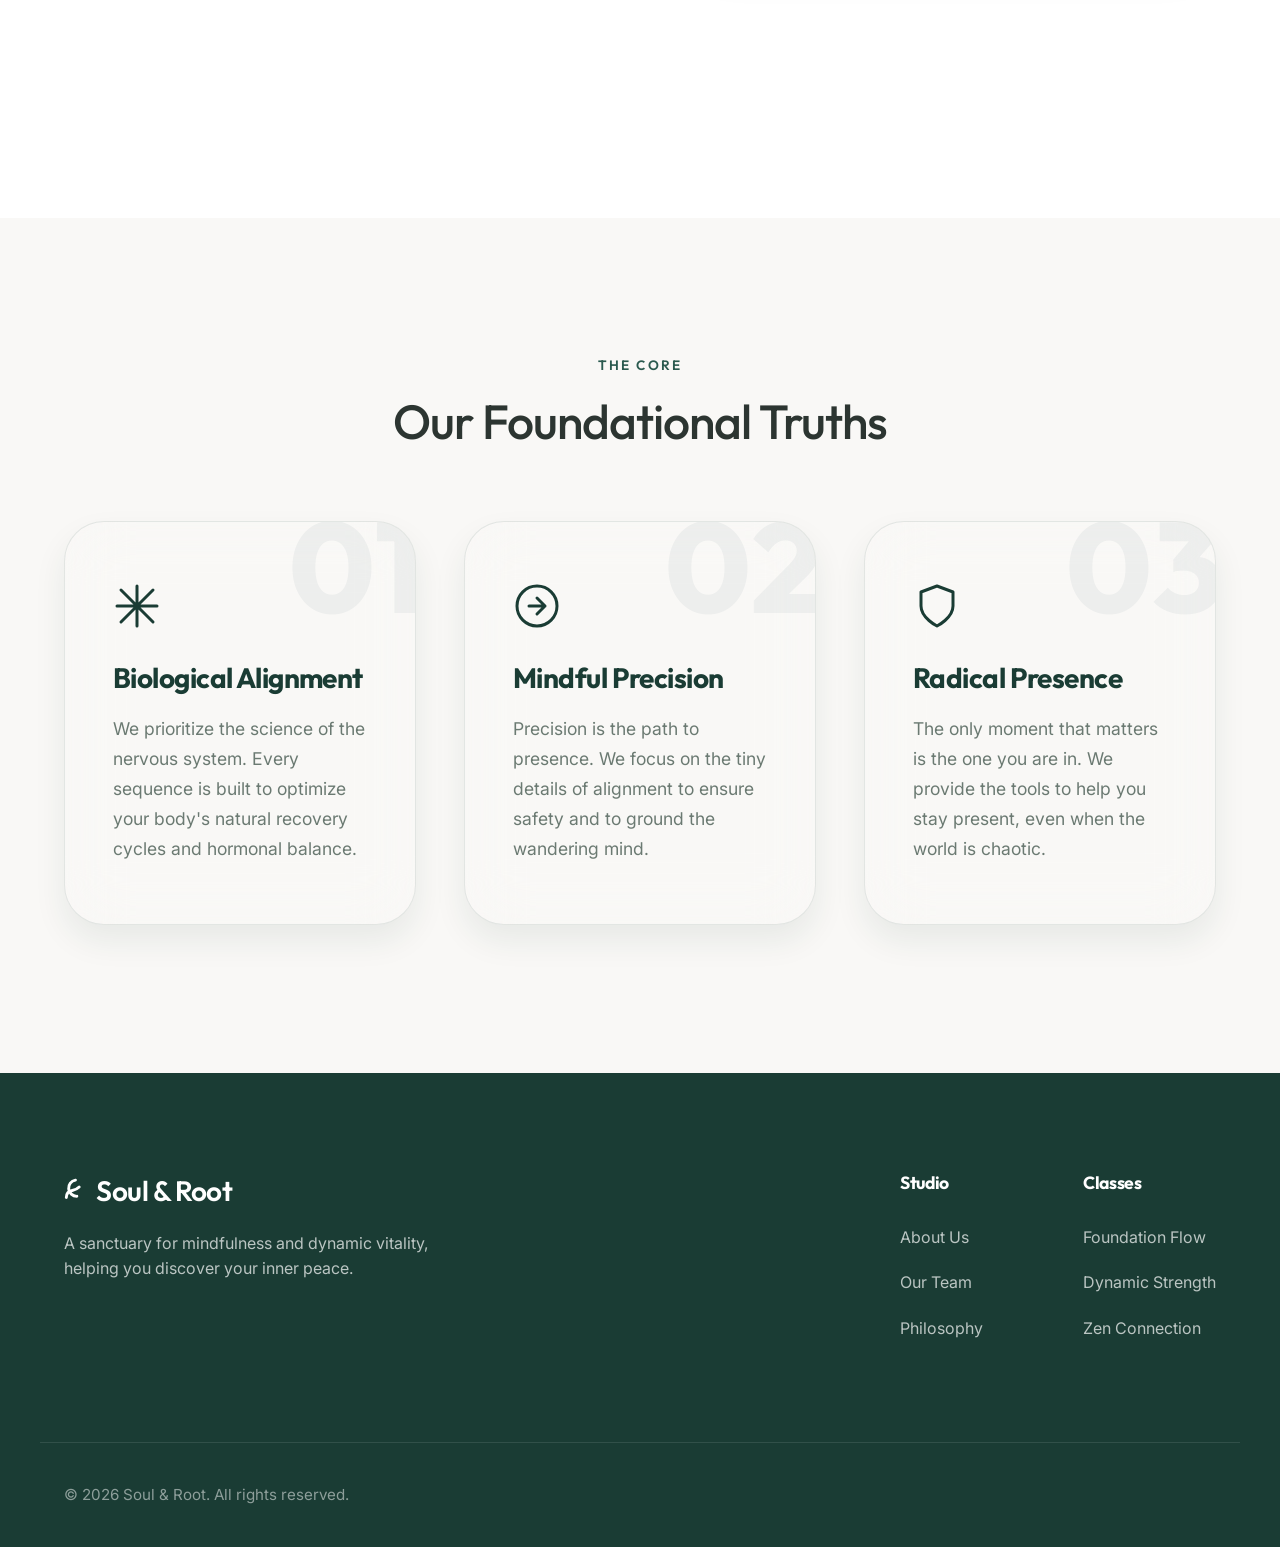
<file: philosophy.html>
<!DOCTYPE html>
<html lang="en">
<head>
    <meta charset="UTF-8">
    <meta name="viewport" content="width=device-width, initial-scale=1.0">
    <title>The Aura Philosophy | Soul & Root Core Values</title>
    <link href="https://fonts.googleapis.com/css2?family=Inter:wght@300;400;500;600;700&family=Outfit:wght@300;400;500;600;700;800&display=swap" rel="stylesheet">
    <link rel="stylesheet" href="style.css">
</head>
<body>
    <header class="navbar sticky-nav">
        <div class="container nav-container">
            <a href="index.html" class="logo">
                <svg xmlns="http://www.w3.org/2000/svg" width="28" height="28" viewBox="0 0 24 24" fill="none" stroke="currentColor" stroke-width="2" stroke-linecap="round" stroke-linejoin="round" class="logo-icon"><path d="M11 20A7 7 0 0 1 9.8 6.1C15.5 5 17 4.48 19 2c1 2 2 4.18 2 8 0 5.5-4.78 10-10 10Z"></path><path d="M2 21c0-3 1.85-5.36 5.08-6C9.5 14.52 12 13 13 12"></path></svg>
                Soul & Root
            </a>
            <div class="hamburger" id="hamburger">
                <svg xmlns="http://www.w3.org/2000/svg" width="32" height="32" viewBox="0 0 24 24" fill="none" stroke="currentColor" stroke-width="2" stroke-linecap="round" stroke-linejoin="round"><line x1="3" y1="12" x2="21" y2="12"></line><line x1="3" y1="6" x2="21" y2="6"></line><line x1="3" y1="18" x2="21" y2="18"></line></svg>
            </div>
            <div class="nav-menu" id="nav-menu">
                <nav class="nav-links">
                    <a href="about.html">About</a>
                    <a href="classes.html">Classes</a>
                    <a href="teachers.html">Teachers</a>
                    <a href="philosophy.html" class="active">Philosophy</a>
                    <a href="contact.html">Contact</a>
                </nav>
                <a href="pricing.html" class="btn btn-primary nav-cta">Book a Class</a>
            </div>
        </div>
    </header>

    <main>
        <section class="page-hero" style="height: 70vh; min-height: 600px; background: linear-gradient(rgba(26, 60, 52, 0.4), rgba(26, 60, 52, 0.4)), url('images/meditate.png'); background-size: cover; background-position: center;">
            <div class="container fade-in-up">
                <span class="experience-badge" style="color: var(--color-sage);">THE AURA PHILOSOPHY</span>
                <h1>Your Journey to<br>Inner Harmony</h1>
            </div>
        </section>

        <section class="philosophy-detailed">
            <div class="container">
                <div class="aura-focus reveal-up">
                    <h4 class="section-subtitle">OUR MANIFESTO</h4>
                    <h2>The Soul & Root Way</h2>
                    <p>We believe that true resilience is born in stillness. Our philosophy is built on the integration of biological science and ancient mindfulness to help you navigate modern life with absolute clarity.</p>
                </div>

                <!-- Section 1: Radical Stillness -->
                <div class="editorial-section reveal-up">
                    <div class="editorial-img">
                        <img src="images/meditation_outdoor.png" alt="Radical Stillness">
                    </div>
                    <div class="editorial-content">
                        <h3>Radical Stillness</h3>
                        <p>In a world of constant noise, stillness is the ultimate act of rebellion. We teach you how to access the "Aura State"—a deep level of presence where the mind becomes a sanctuary rather than a source of stress.</p>
                        <p>This isn't about avoiding the world; it's about building an internal quiet that you can carry with you into every boardroom and every home.</p>
                    </div>
                </div>

                <!-- Section 2: Unshakable Resilience -->
                <div class="editorial-section reveal-up">
                    <div class="editorial-img">
                        <img src="images/yoga_indoor.png" alt="Unshakable Resilience">
                    </div>
                    <div class="editorial-content">
                        <h3>Unshakable Resilience</h3>
                        <p>Strength is not just about muscle; it's about the nervous system. Our practices are designed to lower cortisol levels and increase your physiological capacity to handle high-pressure environments.</p>
                        <p>We use dynamic movement and precision alignment to build a body that is as resilient as the mind is calm.</p>
                    </div>
                </div>

                <!-- Section 3: Integrated Vitality -->
                <div class="editorial-section reveal-up">
                    <div class="editorial-img">
                        <img src="images/normal_yoga.png" alt="Integrated Vitality">
                    </div>
                    <div class="editorial-content">
                        <h3>Integrated Vitality</h3>
                        <p>True vitality is the seamless flow between action and rest. By integrating breathwork mastery with fluid movement, we help you unlock a sustainable energy that doesn't rely on stimulants.</p>
                        <p>At Soul & Root, we don't just train for the session; we train for the life you lead outside the studio.</p>
                    </div>
                </div>
            </div>
        </section>

        <section class="foundational-truths reveal-up">
            <div class="container">
                <div class="section-header text-center">
                    <h4 class="section-subtitle">THE CORE</h4>
                    <h2>Our Foundational Truths</h2>
                </div>

                <div class="truth-grid">
                    <div class="truth-card" data-number="01">
                        <div class="truth-icon">
                            <svg xmlns="http://www.w3.org/2000/svg" width="48" height="48" viewBox="0 0 24 24" fill="none" stroke="currentColor" stroke-width="1.5" stroke-linecap="round" stroke-linejoin="round"><path d="M12 2v20M2 12h20M12 12l8-8M12 12l-8 8M12 12l8 8M12 12l-8-8"></path></svg>
                        </div>
                        <h4>Biological Alignment</h4>
                        <p>We prioritize the science of the nervous system. Every sequence is built to optimize your body's natural recovery cycles and hormonal balance.</p>
                    </div>
                    <div class="truth-card" data-number="02">
                        <div class="truth-icon">
                            <svg xmlns="http://www.w3.org/2000/svg" width="48" height="48" viewBox="0 0 24 24" fill="none" stroke="currentColor" stroke-width="1.5" stroke-linecap="round" stroke-linejoin="round"><circle cx="12" cy="12" r="10"></circle><path d="M12 8l4 4-4 4M8 12h8"></path></svg>
                        </div>
                        <h4>Mindful Precision</h4>
                        <p>Precision is the path to presence. We focus on the tiny details of alignment to ensure safety and to ground the wandering mind.</p>
                    </div>
                    <div class="truth-card" data-number="03">
                        <div class="truth-icon">
                            <svg xmlns="http://www.w3.org/2000/svg" width="48" height="48" viewBox="0 0 24 24" fill="none" stroke="currentColor" stroke-width="1.5" stroke-linecap="round" stroke-linejoin="round"><path d="M12 22s8-4 8-10V5l-8-3-8 3v7c0 6 8 10 8 10z"></path></svg>
                        </div>
                        <h4>Radical Presence</h4>
                        <p>The only moment that matters is the one you are in. We provide the tools to help you stay present, even when the world is chaotic.</p>
                    </div>
                </div>
            </div>
        </section>
    </main>

    <footer class="footer">
        <div class="container footer-container">
            <div class="footer-brand">
                <a href="index.html" class="logo">
                    <svg xmlns="http://www.w3.org/2000/svg" width="28" height="28" viewBox="0 0 24 24" fill="none" stroke="currentColor" stroke-width="2" stroke-linecap="round" stroke-linejoin="round" class="logo-icon"><path d="M11 20A7 7 0 0 1 9.8 6.1C15.5(5) 17 4.48 19 2c1 2 2 4.18 2 8 0 5.5-4.78 10-10 10Z"></path><path d="M2 21c0-3 1.85-5.36 5.08-6C9.5 14.52 12 13 13 12"></path></svg>
                    Soul & Root
                </a>
                <p>A sanctuary for mindfulness and dynamic vitality, helping you discover your inner peace.</p>
            </div>
            <div class="footer-links">
                <div class="link-column">
                    <h4>Studio</h4>
                    <a href="about.html">About Us</a>
                    <a href="teachers.html">Our Team</a>
                    <a href="philosophy.html">Philosophy</a>
                </div>
                <div class="link-column">
                    <h4>Classes</h4>
                    <a href="classes.html">Foundation Flow</a>
                    <a href="classes.html">Dynamic Strength</a>
                    <a href="classes.html">Zen Connection</a>
                </div>
            </div>
        </div>
        <div class="container footer-bottom">
            <p>&copy; 2026 Soul & Root. All rights reserved.</p>
        </div>
    </footer>

    <script>
        document.addEventListener('DOMContentLoaded', () => {
            const hamburger = document.getElementById('hamburger');
            const navMenu = document.getElementById('nav-menu');
            if (hamburger && navMenu) {
                hamburger.addEventListener('click', () => navMenu.classList.toggle('active'));
            }
            window.addEventListener('scroll', () => {
                const navbar = document.querySelector('.navbar');
                if (window.scrollY > 50) navbar.classList.add('scrolled');
                else navbar.classList.remove('scrolled');
            });
            const observer = new IntersectionObserver((entries) => {
                entries.forEach(entry => {
                    if (entry.isIntersecting) entry.target.classList.add('fade-in-up');
                });
            }, { threshold: 0.1 });
            document.querySelectorAll('.reveal-up').forEach(el => observer.observe(el));
        });
    </script>
</body>
</html>
</file>
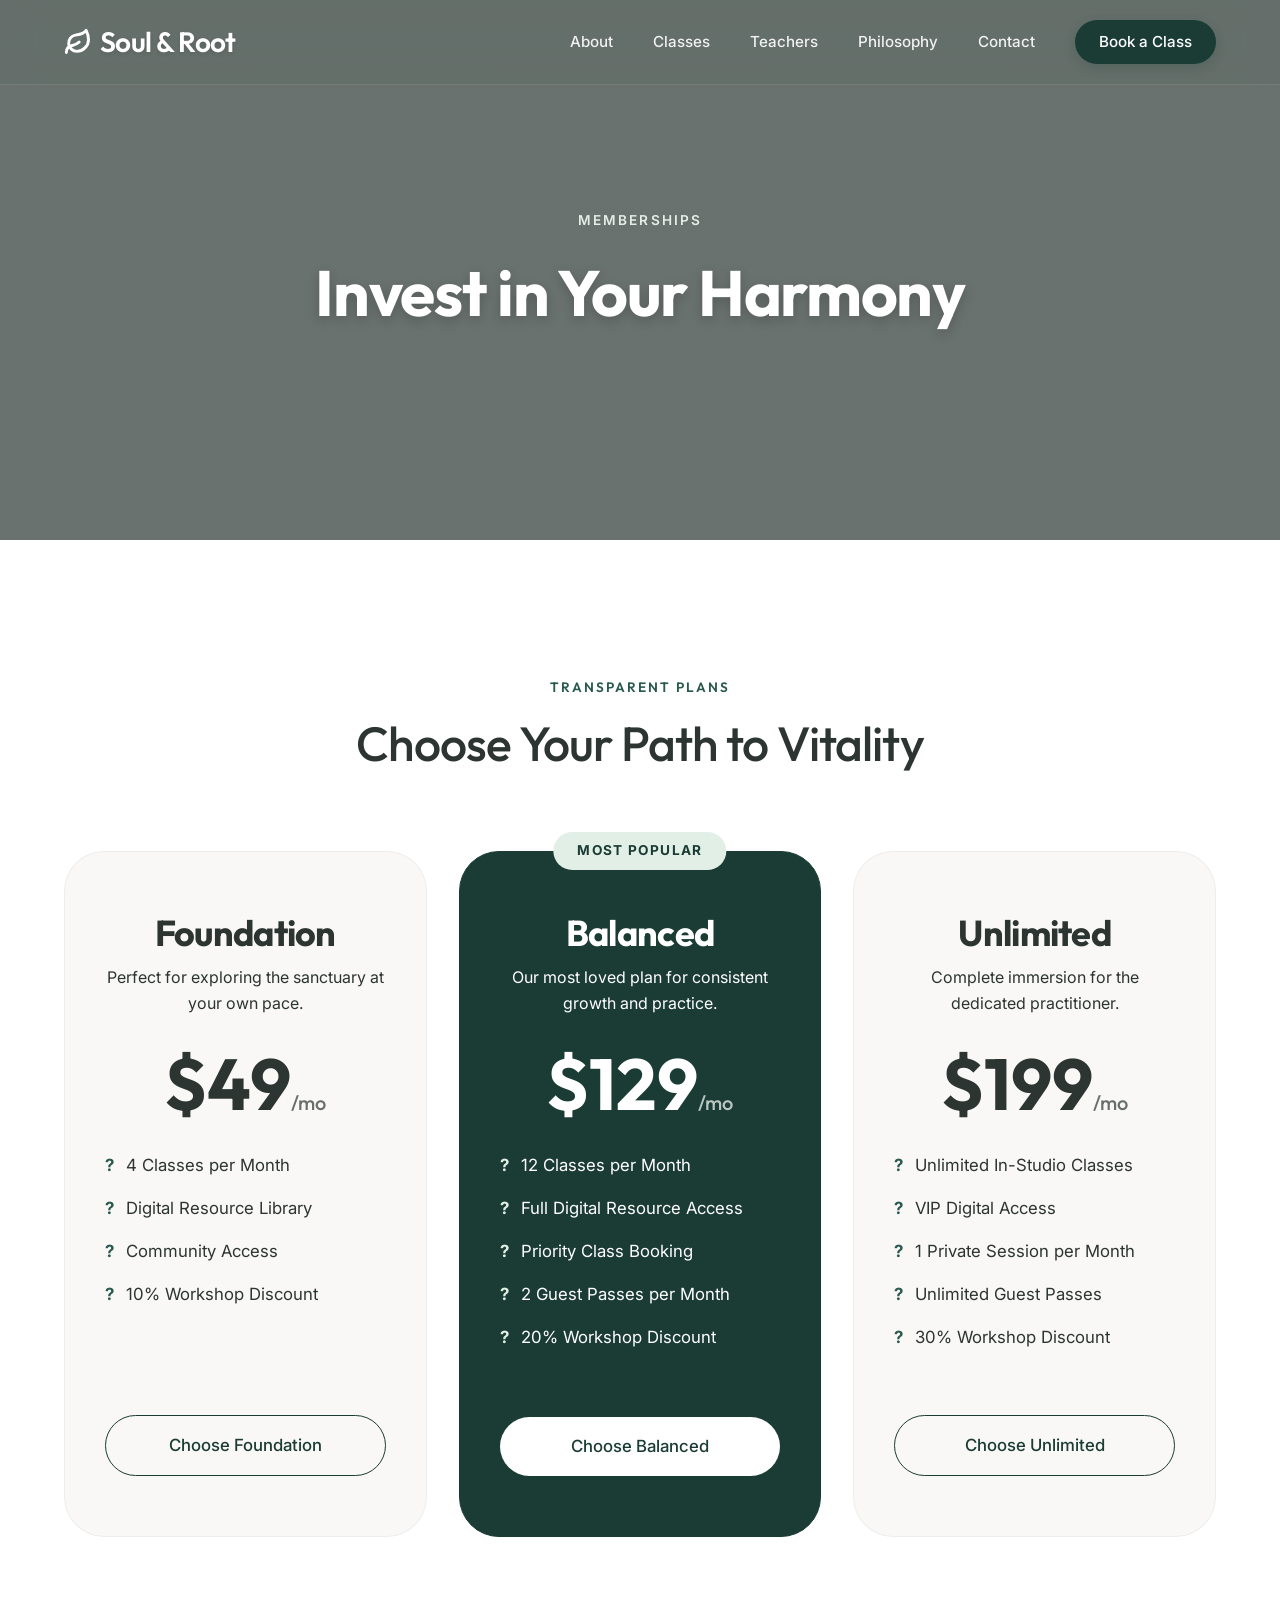
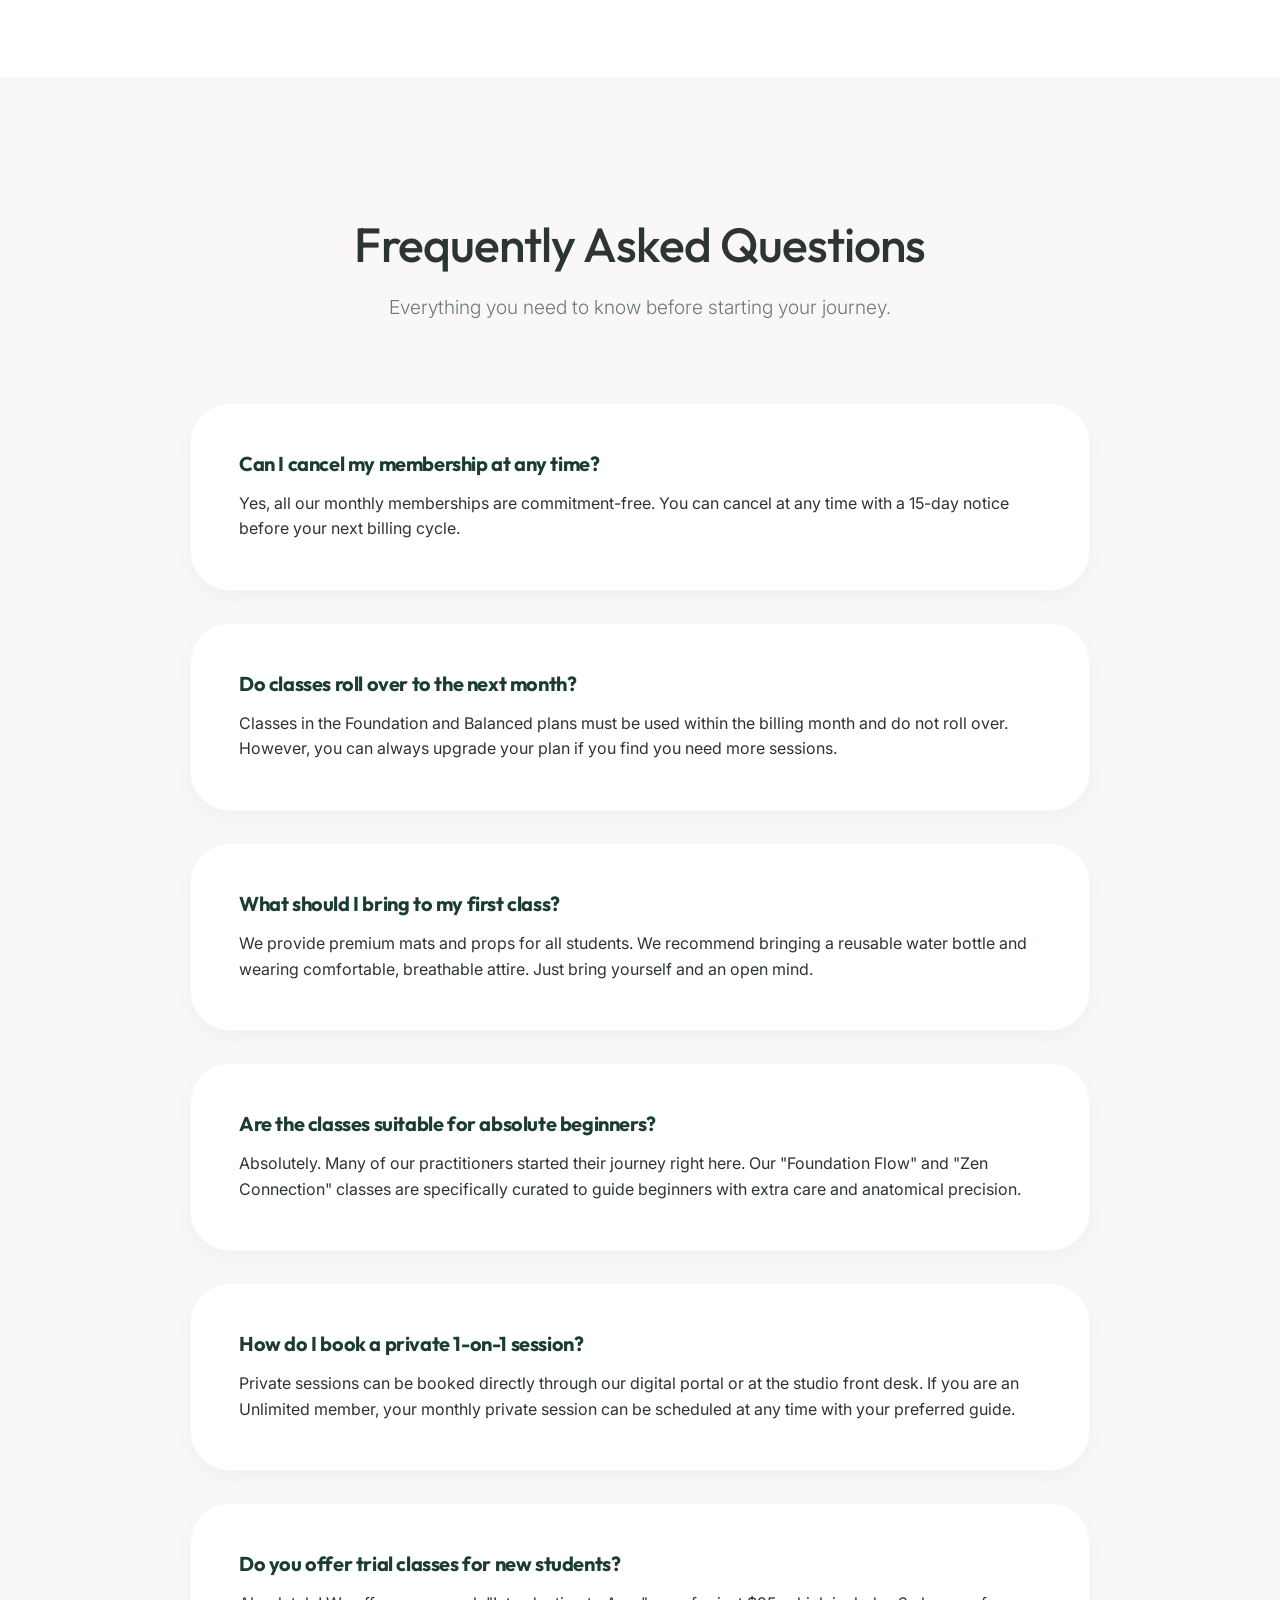
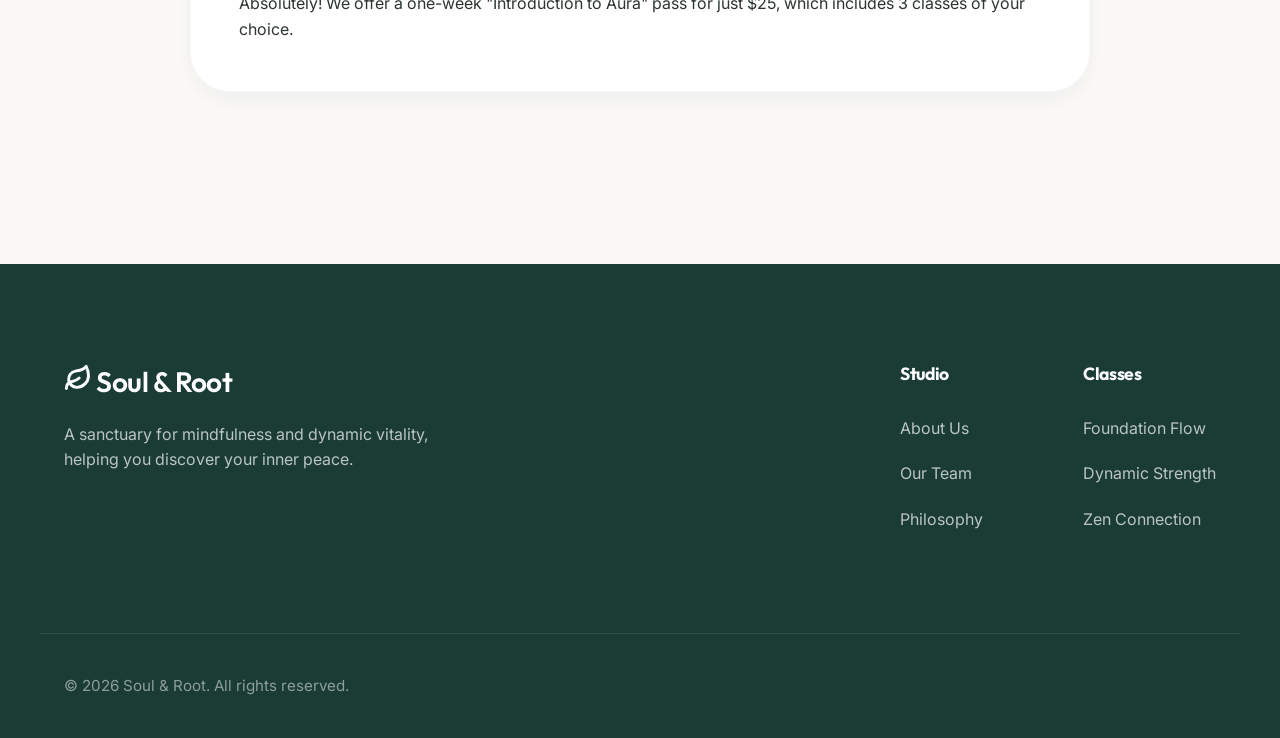
<file: pricing.html>
<!DOCTYPE html>
<html lang="en">
<head>
    <meta charset="UTF-8">
    <meta name="viewport" content="width=device-width, initial-scale=1.0">
    <title>Memberships & Pricing | Soul & Root Sanctuary</title>
    <meta name="description" content="Choose the perfect membership plan for your wellness journey at Soul & Root. Transparent pricing for every level.">
    <link href="https://fonts.googleapis.com/css2?family=Inter:wght@300;400;500;600;700&family=Outfit:wght@300;400;500;600;700;800&display=swap" rel="stylesheet">
    <link rel="stylesheet" href="style.css">
</head>
<body>
    <header class="navbar sticky-nav">
        <div class="container nav-container">
            <a href="index.html" class="logo">
                <svg xmlns="http://www.w3.org/2000/svg" width="28" height="28" viewBox="0 0 24 24" fill="none" stroke="currentColor" stroke-width="2" stroke-linecap="round" stroke-linejoin="round" class="logo-icon"><path d="M11 20A7 7 0 0 1 9.8 6.1C15.5 5 17 4.48 19 2c1 2 2 4.18 2 8 0 5.5-4.78 10-10 10Z"></path><path d="M2 21c0-3 1.85-5.36 5.08-6C9.5 14.52 12 13 13 12"></path></svg>
                Soul & Root
            </a>
            <div class="hamburger" id="hamburger">
                <svg xmlns="http://www.w3.org/2000/svg" width="32" height="32" viewBox="0 0 24 24" fill="none" stroke="currentColor" stroke-width="2" stroke-linecap="round" stroke-linejoin="round"><line x1="3" y1="12" x2="21" y2="12"></line><line x1="3" y1="6" x2="21" y2="6"></line><line x1="3" y1="18" x2="21" y2="18"></line></svg>
            </div>
            <div class="nav-menu" id="nav-menu">
                <nav class="nav-links">
                    <a href="about.html">About</a>
                    <a href="classes.html">Classes</a>
                    <a href="teachers.html">Teachers</a>
                    <a href="philosophy.html">Philosophy</a>
                    <a href="contact.html">Contact</a>
                </nav>
                <a href="pricing.html" class="btn btn-primary nav-cta">Book a Class</a>
            </div>
        </div>
    </header>

    <main>
        <section class="page-hero" style="background: linear-gradient(rgba(10, 24, 20, 0.6), rgba(10, 24, 20, 0.6)), url('https://images.unsplash.com/photo-1599447421416-3414500d18a5?q=80&w=1920&auto=format&fit=crop'); background-size: cover; background-position: center;">
            <div class="container fade-in-up">
                <span class="experience-badge" style="color: var(--color-sage);">MEMBERSHIPS</span>
                <h1>Invest in Your Harmony</h1>
            </div>
        </section>

        <section class="pricing-section">
            <div class="container">
                <div class="section-header text-center">
                    <h4 class="section-subtitle">TRANSPARENT PLANS</h4>
                    <h2>Choose Your Path to Vitality</h2>
                </div>
                
                <div class="pricing-grid">
                    <!-- Foundation -->
                    <div class="pricing-card reveal-up">
                        <h3>Foundation</h3>
                        <p>Perfect for exploring the sanctuary at your own pace.</p>
                        <div class="price">$49<span>/mo</span></div>
                        <ul class="pricing-features">
                            <li>4 Classes per Month</li>
                            <li>Digital Resource Library</li>
                            <li>Community Access</li>
                            <li>10% Workshop Discount</li>
                        </ul>
                        <a href="contact.html" class="btn btn-outline">Choose Foundation</a>
                    </div>

                    <!-- Balanced -->
                    <div class="pricing-card featured reveal-up" style="transition-delay: 0.2s;">
                        <div class="popular-badge">Most Popular</div>
                        <h3>Balanced</h3>
                        <p>Our most loved plan for consistent growth and practice.</p>
                        <div class="price">$129<span>/mo</span></div>
                        <ul class="pricing-features">
                            <li>12 Classes per Month</li>
                            <li>Full Digital Resource Access</li>
                            <li>Priority Class Booking</li>
                            <li>2 Guest Passes per Month</li>
                            <li>20% Workshop Discount</li>
                        </ul>
                        <a href="contact.html" class="btn btn-light">Choose Balanced</a>
                    </div>

                    <!-- Unlimited -->
                    <div class="pricing-card reveal-up" style="transition-delay: 0.4s;">
                        <h3>Unlimited</h3>
                        <p>Complete immersion for the dedicated practitioner.</p>
                        <div class="price">$199<span>/mo</span></div>
                        <ul class="pricing-features">
                            <li>Unlimited In-Studio Classes</li>
                            <li>VIP Digital Access</li>
                            <li>1 Private Session per Month</li>
                            <li>Unlimited Guest Passes</li>
                            <li>30% Workshop Discount</li>
                        </ul>
                        <a href="contact.html" class="btn btn-outline">Choose Unlimited</a>
                    </div>
                </div>
            </div>
        </section>

        <section class="faq-section">
            <div class="container">
                <div class="section-header text-center">
                    <h2>Frequently Asked Questions</h2>
                    <p>Everything you need to know before starting your journey.</p>
                </div>
                
                <div class="faq-grid reveal-up">
                    <div class="faq-item">
                        <h4>Can I cancel my membership at any time?</h4>
                        <p>Yes, all our monthly memberships are commitment-free. You can cancel at any time with a 15-day notice before your next billing cycle.</p>
                    </div>
                    <div class="faq-item">
                        <h4>Do classes roll over to the next month?</h4>
                        <p>Classes in the Foundation and Balanced plans must be used within the billing month and do not roll over. However, you can always upgrade your plan if you find you need more sessions.</p>
                    </div>
                    <div class="faq-item">
                        <h4>What should I bring to my first class?</h4>
                        <p>We provide premium mats and props for all students. We recommend bringing a reusable water bottle and wearing comfortable, breathable attire. Just bring yourself and an open mind.</p>
                    </div>
                    <div class="faq-item">
                        <h4>Are the classes suitable for absolute beginners?</h4>
                        <p>Absolutely. Many of our practitioners started their journey right here. Our "Foundation Flow" and "Zen Connection" classes are specifically curated to guide beginners with extra care and anatomical precision.</p>
                    </div>
                    <div class="faq-item">
                        <h4>How do I book a private 1-on-1 session?</h4>
                        <p>Private sessions can be booked directly through our digital portal or at the studio front desk. If you are an Unlimited member, your monthly private session can be scheduled at any time with your preferred guide.</p>
                    </div>
                    <div class="faq-item">
                        <h4>Do you offer trial classes for new students?</h4>
                        <p>Absolutely! We offer a one-week "Introduction to Aura" pass for just $25, which includes 3 classes of your choice.</p>
                    </div>
                </div>
            </div>
        </section>
    </main>

    <footer class="footer">
        <div class="container footer-container">
            <div class="footer-brand">
                <a href="index.html" class="logo">
                    <svg xmlns="http://www.w3.org/2000/svg" width="28" height="28" viewBox="0 0 24 24" fill="none" stroke="currentColor" stroke-width="2" stroke-linecap="round" stroke-linejoin="round" class="logo-icon"><path d="M11 20A7 7 0 0 1 9.8 6.1C15.5 5 17 4.48 19 2c1 2 2 4.18 2 8 0 5.5-4.78 10-10 10Z"></path><path d="M2 21c0-3 1.85-5.36 5.08-6C9.5 14.52 12 13 13 12"></path></svg>
                    Soul & Root
                </a>
                <p>A sanctuary for mindfulness and dynamic vitality, helping you discover your inner peace.</p>
            </div>
            <div class="footer-links">
                <div class="link-column">
                    <h4>Studio</h4>
                    <a href="about.html">About Us</a>
                    <a href="teachers.html">Our Team</a>
                    <a href="philosophy.html">Philosophy</a>
                </div>
                <div class="link-column">
                    <h4>Classes</h4>
                    <a href="classes.html">Foundation Flow</a>
                    <a href="classes.html">Dynamic Strength</a>
                    <a href="classes.html">Zen Connection</a>
                </div>
            </div>
        </div>
        <div class="container footer-bottom">
            <p>&copy; 2026 Soul & Root. All rights reserved.</p>
        </div>
    </footer>

    <script>
        document.addEventListener('DOMContentLoaded', () => {
            const hamburger = document.getElementById('hamburger');
            const navMenu = document.getElementById('nav-menu');

            if (hamburger && navMenu) {
                hamburger.addEventListener('click', () => {
                    navMenu.classList.toggle('active');
                });
            }

            // Scroll Effect
            window.addEventListener('scroll', () => {
                const navbar = document.querySelector('.navbar');
                if (window.scrollY > 50) {
                    navbar.classList.add('scrolled');
                } else {
                    navbar.classList.remove('scrolled');
                }
            });

            // Reveal Animation
            const observer = new IntersectionObserver((entries) => {
                entries.forEach(entry => {
                    if (entry.isIntersecting) {
                        entry.target.classList.add('fade-in-up');
                    }
                });
            }, { threshold: 0.1 });

            document.querySelectorAll('.reveal-up').forEach(el => observer.observe(el));
        });
    </script>
</body>
</html>
</file>
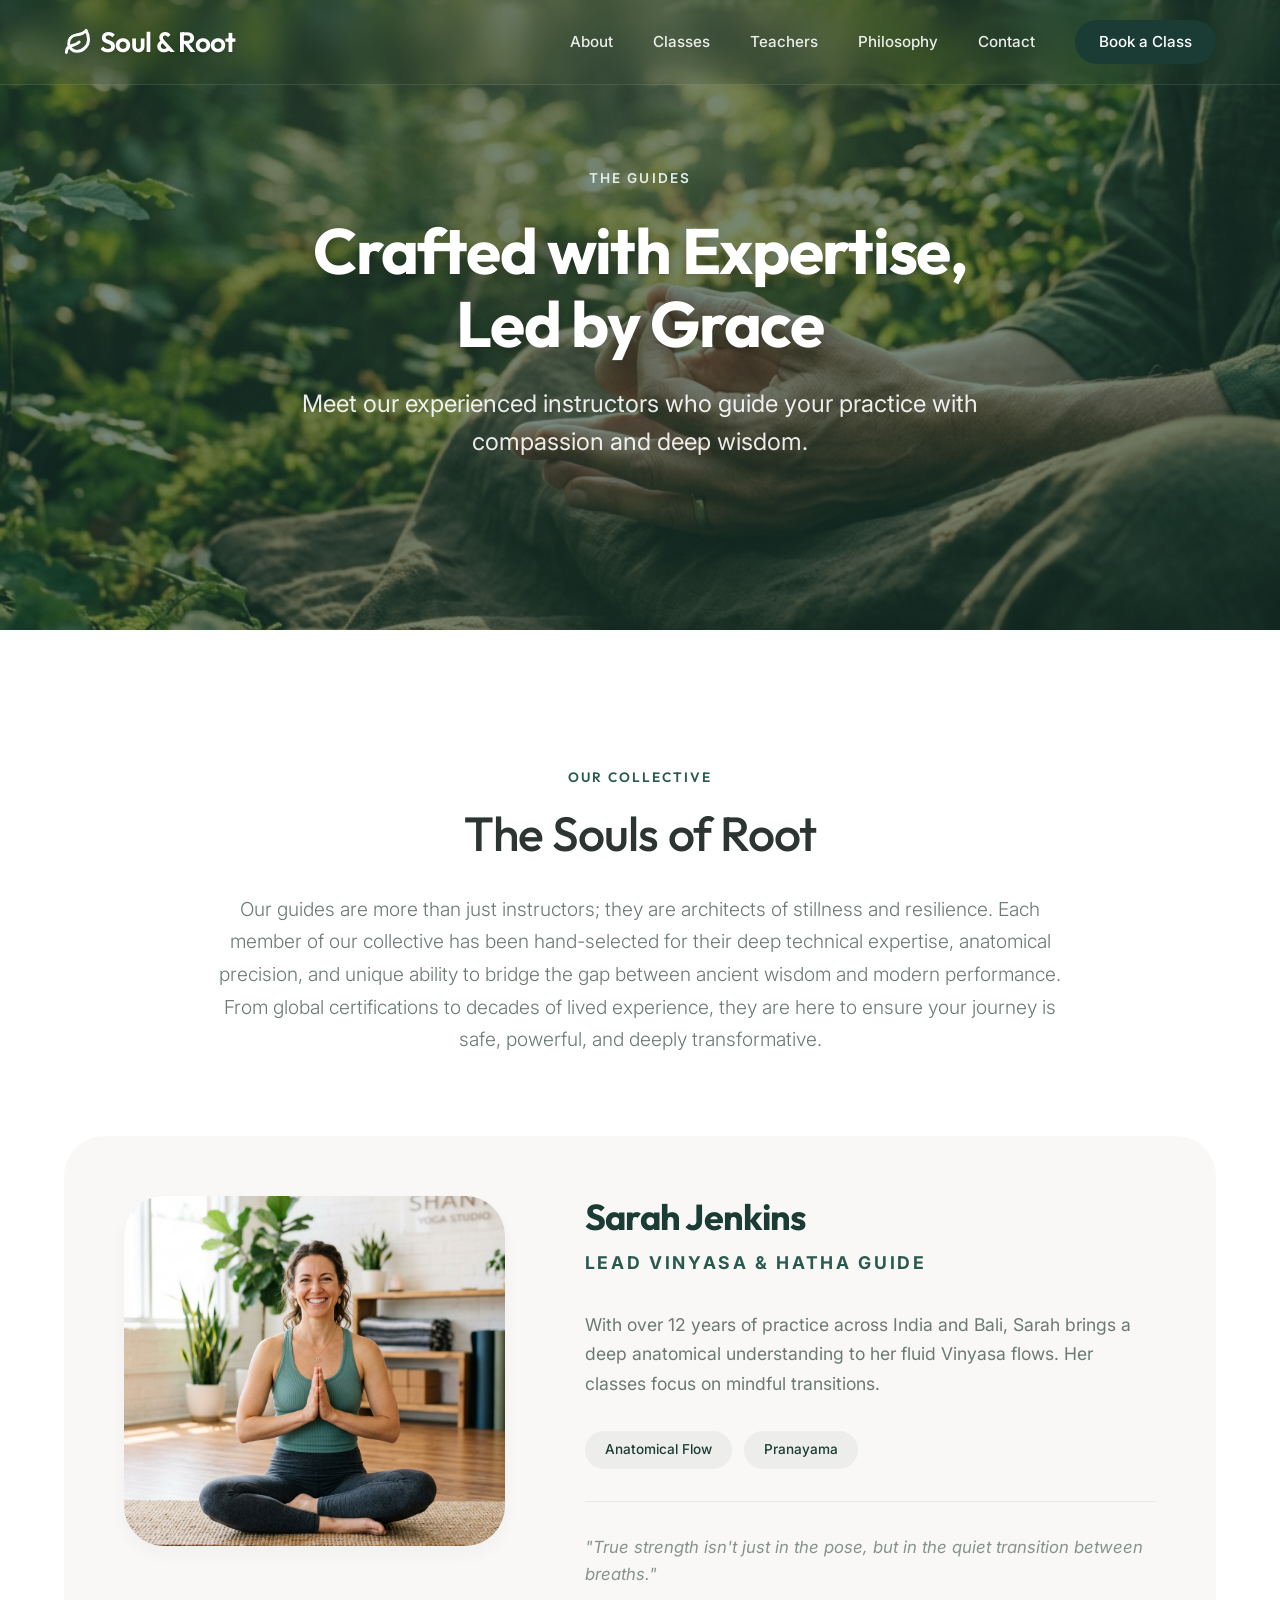
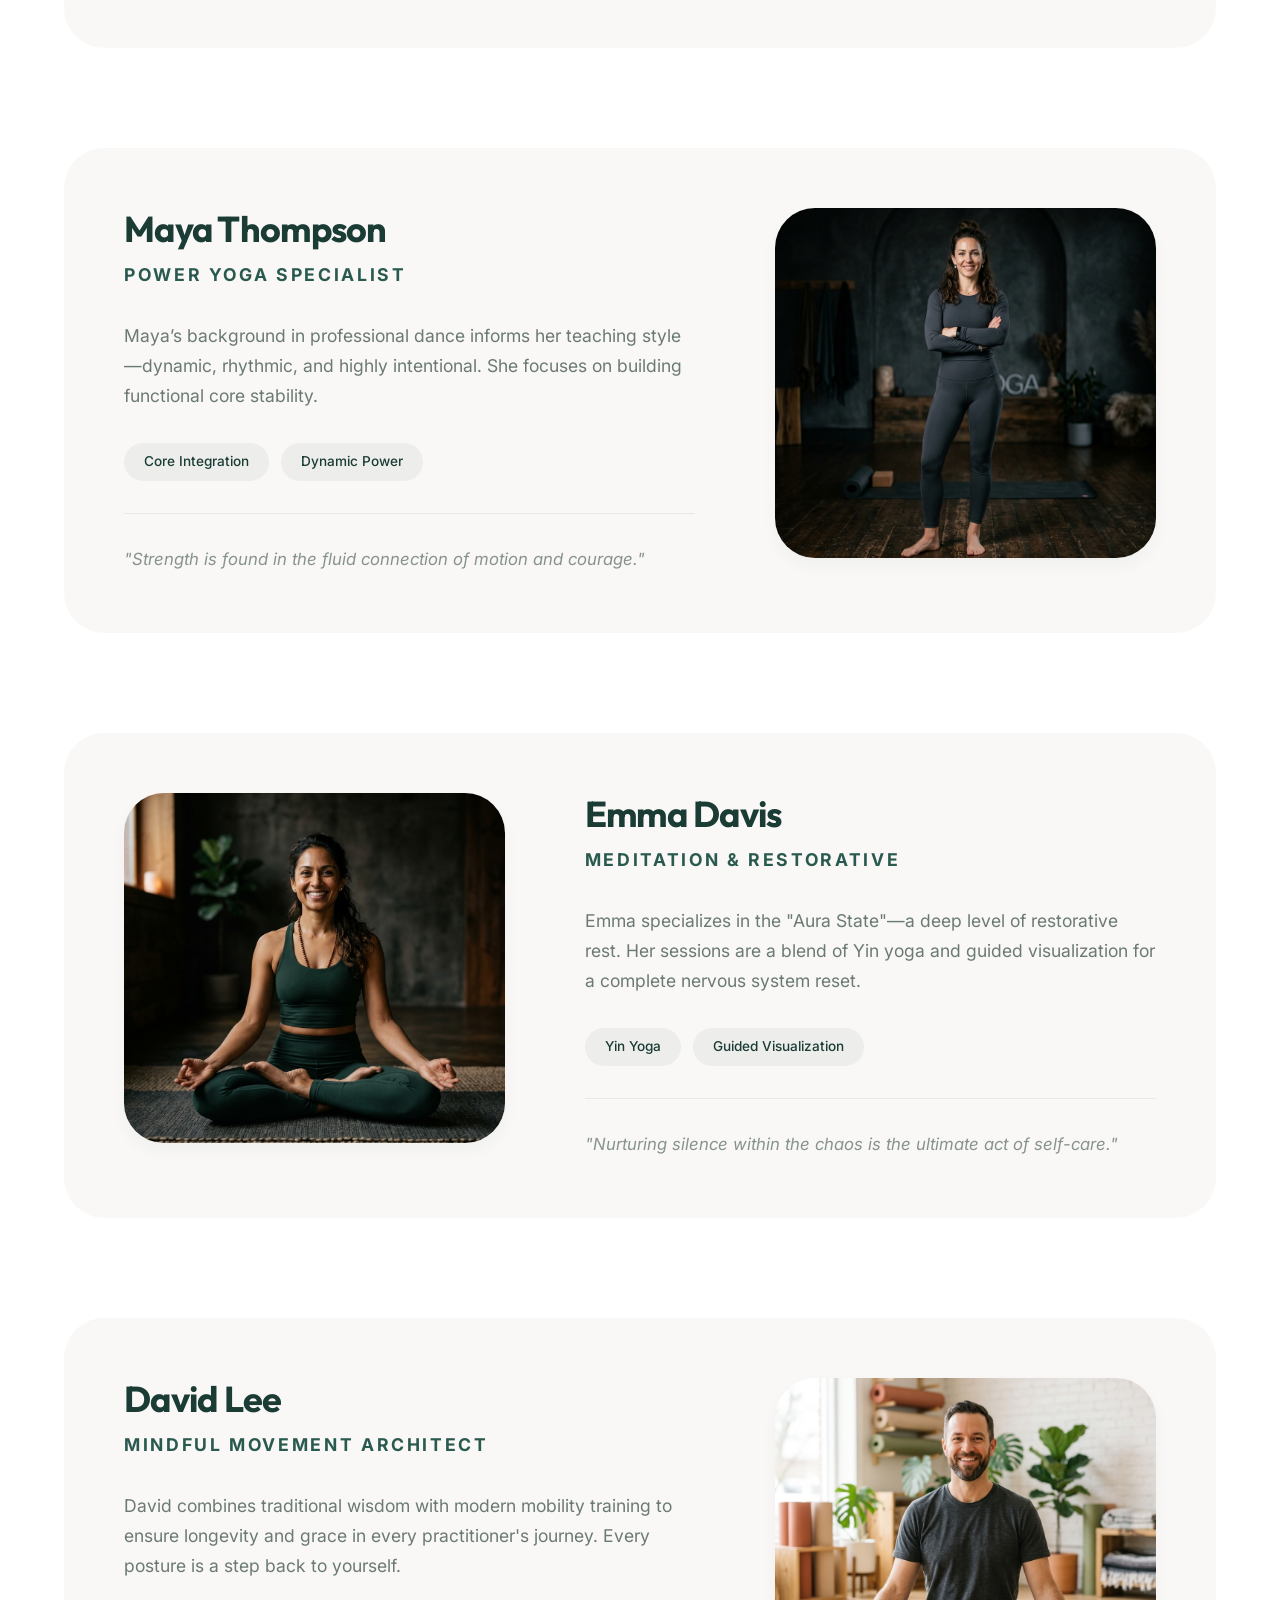
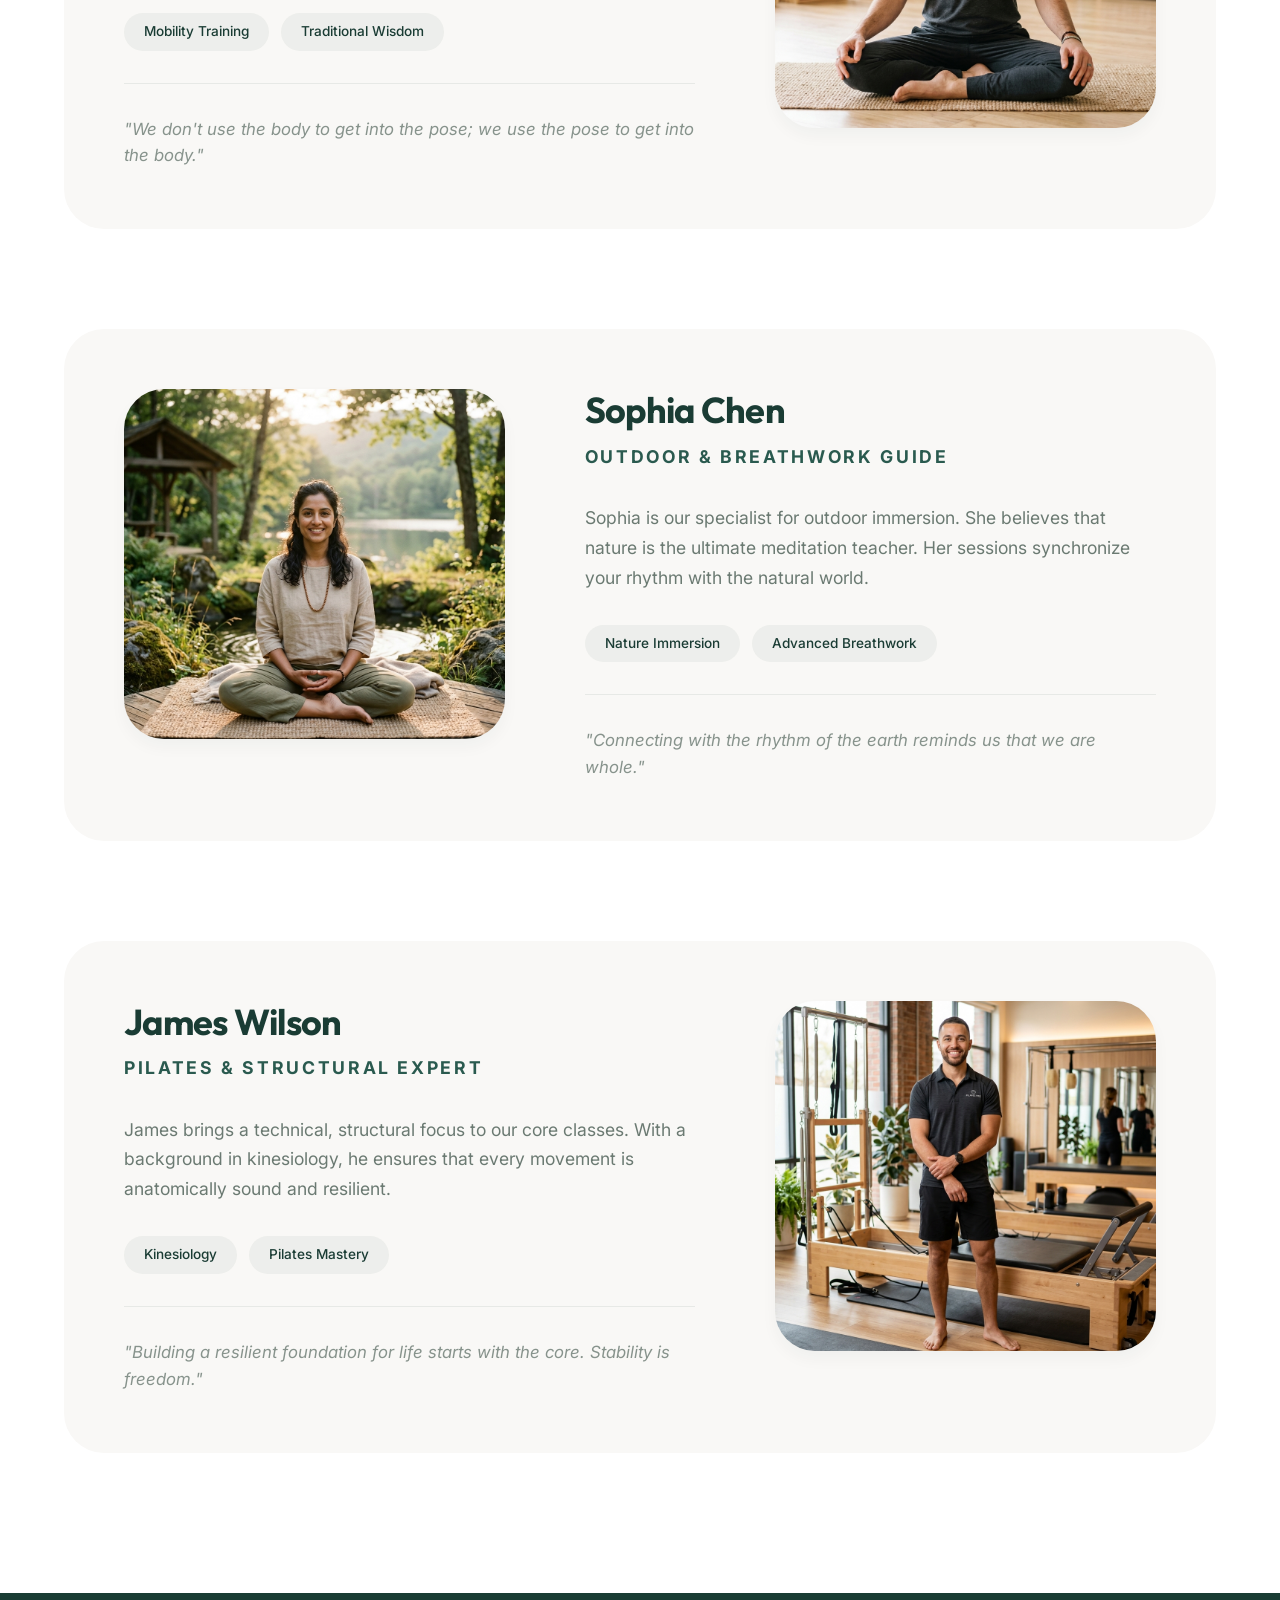
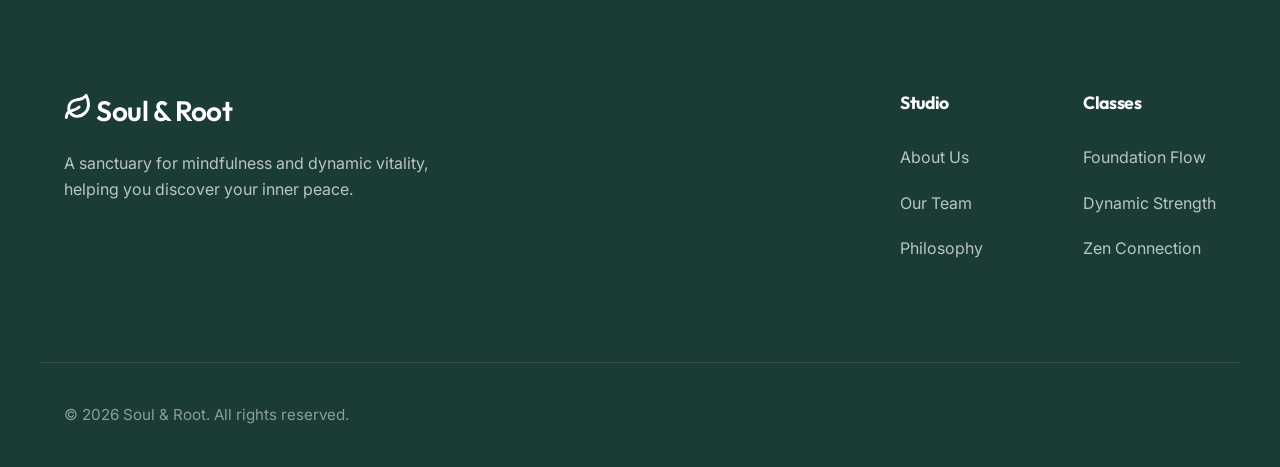
<file: teachers.html>
<!DOCTYPE html>
<html lang="en">
<head>
    <meta charset="UTF-8">
    <meta name="viewport" content="width=device-width, initial-scale=1.0">
    <title>Meet Our Guides | Soul & Root Expert Instructors</title>
    <link href="https://fonts.googleapis.com/css2?family=Inter:wght@300;400;500;600;700&family=Outfit:wght@300;400;500;600;700;800&display=swap" rel="stylesheet">
    <link rel="stylesheet" href="style.css">
</head>
<body>
    <header class="navbar sticky-nav">
        <div class="container nav-container">
            <a href="index.html" class="logo">
                <svg xmlns="http://www.w3.org/2000/svg" width="28" height="28" viewBox="0 0 24 24" fill="none" stroke="currentColor" stroke-width="2" stroke-linecap="round" stroke-linejoin="round" class="logo-icon"><path d="M11 20A7 7 0 0 1 9.8 6.1C15.5 5 17 4.48 19 2c1 2 2 4.18 2 8 0 5.5-4.78 10-10 10Z"></path><path d="M2 21c0-3 1.85-5.36 5.08-6C9.5 14.52 12 13 13 12"></path></svg>
                Soul & Root
            </a>
            <div class="hamburger" id="hamburger">
                <svg xmlns="http://www.w3.org/2000/svg" width="32" height="32" viewBox="0 0 24 24" fill="none" stroke="currentColor" stroke-width="2" stroke-linecap="round" stroke-linejoin="round"><line x1="3" y1="12" x2="21" y2="12"></line><line x1="3" y1="6" x2="21" y2="6"></line><line x1="3" y1="18" x2="21" y2="18"></line></svg>
            </div>
            <div class="nav-menu" id="nav-menu">
                <nav class="nav-links">
                    <a href="about.html">About</a>
                    <a href="classes.html">Classes</a>
                    <a href="teachers.html" class="active">Teachers</a>
                    <a href="philosophy.html">Philosophy</a>
                    <a href="contact.html">Contact</a>
                </nav>
                <a href="pricing.html" class="btn btn-primary nav-cta">Book a Class</a>
            </div>
        </div>
    </header>

    <main>
        <section class="page-hero" style="height: 70vh; min-height: 600px; background: linear-gradient(rgba(26, 60, 52, 0.6), rgba(26, 60, 52, 0.6)), url('images/hero_slide_3.png'); background-size: cover; background-position: center;">
            <div class="container fade-in-up">
                <span class="experience-badge" style="color: var(--color-sage);">THE GUIDES</span>
                <h1>Crafted with Expertise,<br>Led by Grace</h1>
                <p style="font-size: 1.5rem; max-width: 800px; margin: 24px auto 0; opacity: 0.9;">Meet our experienced instructors who guide your practice with compassion and deep wisdom.</p>
            </div>
        </section>

        <section class="teacher-grid-detailed">
            <div class="container">
                <div class="section-header text-center reveal-up">
                    <h4 class="section-subtitle">OUR COLLECTIVE</h4>
                    <h2 style="margin-bottom: 32px;">The Souls of Root</h2>
                    <p style="max-width: 850px; margin: 0 auto; font-size: 1.2rem; color: var(--color-text-light); line-height: 1.7;">Our guides are more than just instructors; they are architects of stillness and resilience. Each member of our collective has been hand-selected for their deep technical expertise, anatomical precision, and unique ability to bridge the gap between ancient wisdom and modern performance. From global certifications to decades of lived experience, they are here to ensure your journey is safe, powerful, and deeply transformative.</p>
                </div>

                <div class="instructor-grid">
                    <!-- Sarah Jenkins -->
                    <div class="instructor-card reveal-up">
                        <div class="instructor-left">
                            <img src="images/teacher_1.png" alt="Sarah Jenkins">
                        </div>
                        <div class="instructor-right">
                            <h3>Sarah Jenkins</h3>
                            <p class="role">Lead Vinyasa & Hatha Guide</p>
                            <p class="instructor-bio">With over 12 years of practice across India and Bali, Sarah brings a deep anatomical understanding to her fluid Vinyasa flows. Her classes focus on mindful transitions.</p>
                            <div class="specialties">
                                <span class="tag">Anatomical Flow</span>
                                <span class="tag">Pranayama</span>
                            </div>
                            <div class="instructor-quote">"True strength isn't just in the pose, but in the quiet transition between breaths."</div>
                        </div>
                    </div>

                    <!-- Maya Thompson -->
                    <div class="instructor-card reveal-up">
                        <div class="instructor-left">
                            <img src="images/teacher_2.png" alt="Maya Thompson">
                        </div>
                        <div class="instructor-right">
                            <h3>Maya Thompson</h3>
                            <p class="role">Power Yoga Specialist</p>
                            <p class="instructor-bio">Maya’s background in professional dance informs her teaching style—dynamic, rhythmic, and highly intentional. She focuses on building functional core stability.</p>
                            <div class="specialties">
                                <span class="tag">Core Integration</span>
                                <span class="tag">Dynamic Power</span>
                            </div>
                            <div class="instructor-quote">"Strength is found in the fluid connection of motion and courage."</div>
                        </div>
                    </div>

                    <!-- Emma Davis -->
                    <div class="instructor-card reveal-up">
                        <div class="instructor-left">
                            <img src="images/teacher_3.png" alt="Emma Davis">
                        </div>
                        <div class="instructor-right">
                            <h3>Emma Davis</h3>
                            <p class="role">Meditation & Restorative</p>
                            <p class="instructor-bio">Emma specializes in the "Aura State"—a deep level of restorative rest. Her sessions are a blend of Yin yoga and guided visualization for a complete nervous system reset.</p>
                            <div class="specialties">
                                <span class="tag">Yin Yoga</span>
                                <span class="tag">Guided Visualization</span>
                            </div>
                            <div class="instructor-quote">"Nurturing silence within the chaos is the ultimate act of self-care."</div>
                        </div>
                    </div>

                    <!-- David Lee -->
                    <div class="instructor-card reveal-up">
                        <div class="instructor-left">
                            <img src="images/teacher_4.png" alt="David Lee">
                        </div>
                        <div class="instructor-right">
                            <h3>David Lee</h3>
                            <p class="role">Mindful Movement Architect</p>
                            <p class="instructor-bio">David combines traditional wisdom with modern mobility training to ensure longevity and grace in every practitioner's journey. Every posture is a step back to yourself.</p>
                            <div class="specialties">
                                <span class="tag">Mobility Training</span>
                                <span class="tag">Traditional Wisdom</span>
                            </div>
                            <div class="instructor-quote">"We don't use the body to get into the pose; we use the pose to get into the body."</div>
                        </div>
                    </div>

                    <!-- Sophia Chen -->
                    <div class="instructor-card reveal-up">
                        <div class="instructor-left">
                            <img src="images/teacher_5.png" alt="Sophia Chen">
                        </div>
                        <div class="instructor-right">
                            <h3>Sophia Chen</h3>
                            <p class="role">Outdoor & Breathwork Guide</p>
                            <p class="instructor-bio">Sophia is our specialist for outdoor immersion. She believes that nature is the ultimate meditation teacher. Her sessions synchronize your rhythm with the natural world.</p>
                            <div class="specialties">
                                <span class="tag">Nature Immersion</span>
                                <span class="tag">Advanced Breathwork</span>
                            </div>
                            <div class="instructor-quote">"Connecting with the rhythm of the earth reminds us that we are whole."</div>
                        </div>
                    </div>

                    <!-- James Wilson -->
                    <div class="instructor-card reveal-up">
                        <div class="instructor-left">
                            <img src="images/teacher_6.png" alt="James Wilson">
                        </div>
                        <div class="instructor-right">
                            <h3>James Wilson</h3>
                            <p class="role">Pilates & Structural Expert</p>
                            <p class="instructor-bio">James brings a technical, structural focus to our core classes. With a background in kinesiology, he ensures that every movement is anatomically sound and resilient.</p>
                            <div class="specialties">
                                <span class="tag">Kinesiology</span>
                                <span class="tag">Pilates Mastery</span>
                            </div>
                            <div class="instructor-quote">"Building a resilient foundation for life starts with the core. Stability is freedom."</div>
                        </div>
                    </div>
                </div>
            </div>
        </section>
    </main>

    <footer class="footer">
        <div class="container footer-container">
            <div class="footer-brand">
                <a href="index.html" class="logo">
                    <svg xmlns="http://www.w3.org/2000/svg" width="28" height="28" viewBox="0 0 24 24" fill="none" stroke="currentColor" stroke-width="2" stroke-linecap="round" stroke-linejoin="round" class="logo-icon"><path d="M11 20A7 7 0 0 1 9.8 6.1C15.5 5 17 4.48 19 2c1 2 2 4.18 2 8 0 5.5-4.78 10-10 10Z"></path><path d="M2 21c0-3 1.85-5.36 5.08-6C9.5 14.52 12 13 13 12"></path></svg>
                    Soul & Root
                </a>
                <p>A sanctuary for mindfulness and dynamic vitality, helping you discover your inner peace.</p>
            </div>
            <div class="footer-links">
                <div class="link-column">
                    <h4>Studio</h4>
                    <a href="about.html">About Us</a>
                    <a href="teachers.html">Our Team</a>
                    <a href="philosophy.html">Philosophy</a>
                </div>
                <div class="link-column">
                    <h4>Classes</h4>
                    <a href="classes.html">Foundation Flow</a>
                    <a href="classes.html">Dynamic Strength</a>
                    <a href="classes.html">Zen Connection</a>
                </div>
            </div>
        </div>
        <div class="container footer-bottom">
            <p>&copy; 2026 Soul & Root. All rights reserved.</p>
        </div>
    </footer>

    <script>
        document.addEventListener('DOMContentLoaded', () => {
            const hamburger = document.getElementById('hamburger');
            const navMenu = document.getElementById('nav-menu');
            if (hamburger && navMenu) {
                hamburger.addEventListener('click', () => navMenu.classList.toggle('active'));
            }
            window.addEventListener('scroll', () => {
                const navbar = document.querySelector('.navbar');
                if (window.scrollY > 50) navbar.classList.add('scrolled');
                else navbar.classList.remove('scrolled');
            });
            const observer = new IntersectionObserver((entries) => {
                entries.forEach(entry => {
                    if (entry.isIntersecting) entry.target.classList.add('fade-in-up');
                });
            }, { threshold: 0.1 });
            document.querySelectorAll('.reveal-up').forEach(el => observer.observe(el));
        });
    </script>
</body>
</html>
</file>
<file: casestudy.css>
/* Soul & Root Case Study Design System */
:root {
    --cs-forest: #1A3C34;
    --cs-forest-light: #26594C;
    --cs-sage: #E2EFE7;
    --cs-sand: #FAF1DE;
    --cs-white: #FBF8F6;
    --cs-night: #0A1814;
    --cs-text: #2D3E3A;
    --cs-text-light: #6A7B77;
    
    --cs-font-heading: 'Outfit', sans-serif;
    --cs-font-body: 'Inter', sans-serif;
    
    --cs-radius-sm: 8px;
    --cs-radius-md: 16px;
    --cs-radius-lg: 32px;
    
    --cs-shadow: 0 20px 40px rgba(0,0,0,0.05);
}

* {
    margin: 0;
    padding: 0;
    box-sizing: border-box;
}

body {
    font-family: var(--cs-font-body);
    background-color: var(--cs-white);
    color: var(--cs-text);
    line-height: 1.6;
    overflow-x: hidden;
    scroll-behavior: smooth;
}

/* Eye-Catchy Overrides */
.cs-header {
    min-height: 100vh;
    display: flex;
    flex-direction: column;
    justify-content: center;
    background: linear-gradient(rgba(10, 24, 20, 0.02), rgba(10, 24, 20, 0.05));
    position: relative;
    padding-top: 120px;
}

.cs-header h1 {
    font-size: clamp(4rem, 12vw, 10rem);
    line-height: 0.85;
    letter-spacing: -0.04em;
    margin-bottom: 24px;
    background: linear-gradient(135deg, #0A1814 0%, #1A3C34 100%);
    -webkit-background-clip: text;
    -webkit-text-fill-color: transparent;
}

.section-dark {
    background-color: var(--cs-night);
    color: var(--cs-white);
}

.section-dark .section-title, 
.section-dark h2, 
.section-dark h3 {
    color: var(--cs-white);
}

.section-dark .section-num {
    color: var(--cs-sage);
}

.reveal-up {
    opacity: 0;
    transform: translateY(40px);
    transition: all 0.8s cubic-bezier(0.165, 0.84, 0.44, 1);
}

.reveal-up.active {
    opacity: 1;
    transform: translateY(0);
}

/* Floating Wireframes */
.floating-elements {
    position: relative;
    height: 600px;
}

.float-box {
    position: absolute;
    background: #fff;
    border-radius: 20px;
    box-shadow: 0 40px 100px rgba(0,0,0,0.1);
    padding: 20px;
    transition: transform 0.4s ease;
}

.float-box:hover {
    transform: scale(1.05) translateY(-10px);
}

.float-1 { width: 300px; top: 10%; left: 0; z-index: 2; }
.float-2 { width: 400px; top: 20%; right: 0; z-index: 1; }
.float-3 { width: 350px; bottom: 0; left: 20%; z-index: 3; }

/* Header */
.cs-header {
    background-color: var(--cs-white);
    padding-top: 80px;
    text-align: left;
}

.cs-logo {
    font-size: 1.5rem;
    font-weight: 700;
    margin-bottom: 60px;
    display: flex;
    align-items: center;
    gap: 12px;
}

.cs-header h1 {
    font-size: 7rem;
    line-height: 0.9;
    letter-spacing: -0.02em;
    margin-bottom: 16px;
    text-transform: uppercase;
}

.cs-header .subtitle {
    font-size: 2.5rem;
    font-weight: 300;
    color: var(--cs-text-light);
    margin-bottom: 60px;
}

.project-meta {
    display: flex;
    gap: 80px;
    margin-top: 60px;
}

.meta-item h5 {
    font-size: 0.75rem;
    text-transform: uppercase;
    letter-spacing: 0.15em;
    color: var(--cs-text-light);
    margin-bottom: 12px;
}

.meta-item p {
    font-size: 1.1rem;
    font-weight: 600;
}

.hero-mockup {
    margin-top: 100px;
    position: relative;
    width: 110%;
    margin-left: -5%;
}

.hero-mockup img {
    width: 100%;
    display: block;
}

/* Overview Grid */
.overview-grid {
    display: grid;
    grid-template-columns: repeat(4, 1fr);
    gap: 40px;
}

.overview-card h3 {
    font-size: 1.1rem;
    margin-bottom: 24px;
    text-transform: uppercase;
    letter-spacing: 0.1em;
}

.overview-card p {
    font-size: 0.95rem;
    color: var(--cs-text-light);
}

.overview-card ul {
    list-style: none;
}

.overview-card ul li {
    margin-bottom: 12px;
    font-size: 0.95rem;
    display: flex;
    align-items: center;
    gap: 12px;
    color: var(--cs-text-light);
}

.overview-card ul li::before {
    content: '';
    width: 6px;
    height: 6px;
    background: var(--cs-forest);
    border-radius: 50%;
}

/* Color System */
.color-typography-grid {
    display: grid;
    grid-template-columns: 1fr 1fr;
    gap: 80px;
}

.color-palette {
    display: flex;
    gap: 20px;
    margin-top: 40px;
}

.color-swatch {
    flex: 1;
    text-align: center;
}

.color-box {
    height: 120px;
    border-radius: var(--cs-radius-md);
    margin-bottom: 16px;
    box-shadow: inset 0 0 0 1px rgba(0,0,0,0.05);
}

.color-swatch span {
    font-size: 0.8rem;
    font-weight: 600;
    color: var(--cs-text-light);
}

/* Typography */
.typo-showcase {
    display: flex;
    flex-direction: column;
    gap: 40px;
}

.font-item {
    border-bottom: 1px solid rgba(0,0,0,0.05);
    padding-bottom: 32px;
}

.font-item h2 {
    font-size: 4rem;
    margin-bottom: 8px;
}

.font-item p {
    font-size: 0.9rem;
    letter-spacing: 0.2em;
    color: var(--cs-text-light);
}

/* Layout Strategy */
.strategy-timeline {
    display: flex;
    justify-content: space-between;
    align-items: center;
    position: relative;
    padding: 60px 0;
}

.strategy-timeline::before {
    content: '';
    position: absolute;
    top: 50%;
    left: 0;
    right: 0;
    height: 1px;
    background: rgba(0,0,0,0.1);
    z-index: 0;
}

.timeline-node {
    background: var(--cs-white);
    padding: 20px;
    z-index: 1;
    text-align: center;
}

.timeline-node .node-icon {
    width: 50px;
    height: 50px;
    background: var(--cs-sage);
    border-radius: 50%;
    display: flex;
    align-items: center;
    justify-content: center;
    margin: 0 auto 16px;
    font-size: 1.2rem;
}

.timeline-node p {
    font-size: 0.8rem;
    font-weight: 700;
    text-transform: uppercase;
}

/* Section Showcase */
.showcase-grid {
    display: grid;
    grid-template-columns: 1fr 1fr;
    gap: 40px;
}

.showcase-item {
    background: #fff;
    padding: 32px;
    border-radius: var(--cs-radius-lg);
    box-shadow: var(--cs-shadow);
}

.showcase-img {
    width: 100%;
    border-radius: var(--cs-radius-md);
    margin-bottom: 24px;
    overflow: hidden;
}

.showcase-img img {
    width: 100%;
    display: block;
    transition: transform 0.6s ease;
}

.showcase-item:hover .showcase-img img {
    transform: scale(1.05);
}

.showcase-item h3 {
    margin-bottom: 12px;
}

.showcase-item p {
    color: var(--cs-text-light);
    font-size: 0.9rem;
}

/* Component Library */
.component-grid {
    display: grid;
    grid-template-columns: repeat(4, 1fr);
    gap: 40px;
}

.comp-group h4 {
    margin-bottom: 32px;
    font-size: 0.9rem;
    color: var(--cs-text-light);
}

.comp-preview {
    display: flex;
    flex-direction: column;
    gap: 16px;
}

/* Layout Strategy Wireframes */
.layout-wireframes {
    display: grid;
    grid-template-columns: repeat(6, 1fr);
    gap: 20px;
    margin-top: 60px;
}

.wireframe-box {
    aspect-ratio: 9/16;
    background: #EAEAEA;
    border: 1px solid #DDD;
    border-radius: 4px;
    position: relative;
    overflow: hidden;
}

.wireframe-box::before {
    content: '';
    position: absolute;
    top: 10%; left: 10%; right: 10%; height: 20%;
    background: #DDD;
}

/* Interaction Design Cards */
.interaction-grid {
    display: grid;
    grid-template-columns: repeat(4, 1fr);
    gap: 30px;
}

.interaction-card {
    background: #fff;
    padding: 20px;
    border-radius: 20px;
    box-shadow: 0 10px 30px rgba(0,0,0,0.03);
}

.interaction-preview {
    height: 150px;
    background: #F5F5F5;
    border-radius: 12px;
    margin-bottom: 20px;
    display: flex;
    align-items: center;
    justify-content: center;
    overflow: hidden;
}

.interaction-card h4 {
    font-size: 0.9rem;
    margin-bottom: 8px;
}

.interaction-card p {
    font-size: 0.75rem;
    color: var(--cs-text-light);
}

/* Shadows & Radius */
.radius-showcase {
    display: flex;
    gap: 20px;
}

.radius-box {
    width: 60px;
    height: 60px;
    background: #EEE;
    border: 1px solid #DDD;
}

.shadow-showcase {
    display: flex;
    gap: 20px;
}

.shadow-box {
    width: 80px;
    height: 80px;
    background: #FFF;
    border-radius: 12px;
}

@media (max-width: 1024px) {
    .overview-grid, .color-typography-grid, .showcase-grid, .component-grid {
        grid-template-columns: 1fr;
    }
    .cs-header h1 { font-size: 4rem; }
    .strategy-timeline { flex-wrap: wrap; gap: 20px; }
    .strategy-timeline::before { display: none; }
}
</file>
<file: style.css>
:root {
    --primary-font: 'Inter', sans-serif;
    --heading-font: 'Outfit', sans-serif;
    
    /* New Modern Wellness Palette */
    --color-bg: #F9F8F6; /* Warm off-white */
    --color-text: #2C3531; /* Very dark slate green */
    --color-text-light: #6B7A72;
    
    --color-sage: #E2EFE7;
    --color-sage-dark: #C6D8CE;
    --color-forest: #1A3C34;
    --color-forest-light: #2A5A4F;
    --color-night: #0A1814; /* Extremely deep forest charcoal */
    --color-sand: #F4F1DE;
    --color-white: #FFFFFF;
    
    --radius-sm: 12px;
    --radius-md: 20px;
    --radius-lg: 32px;
    --radius-xl: 40px;
    --radius-standard: 40px;
    
    --shadow-sm: 0 8px 16px rgba(26, 60, 52, 0.04);
    --shadow-md: 0 16px 32px rgba(26, 60, 52, 0.08);
    --shadow-lg: 0 24px 48px rgba(26, 60, 52, 0.12);
}

* {
    margin: 0;
    padding: 0;
    box-sizing: border-box;
}

html {
    scroll-behavior: smooth;
}

body {
    font-family: var(--primary-font);
    background-color: var(--color-bg);
    color: var(--color-text);
    line-height: 1.6;
    -webkit-font-smoothing: antialiased;
    overflow-x: hidden;
}

a {
    text-decoration: none;
    color: inherit;
}

ul {
    list-style: none;
}

img {
    max-width: 100%;
    display: block;
}

.container {
    max-width: 1200px;
    margin: 0 auto;
    padding: 0 32px;
}

section {
    padding: 140px 0;
}

.text-center {
    text-align: center;
}

/* Typography Improvements */
h1, h2, h3, h4, .logo {
    font-family: var(--heading-font);
    color: var(--color-text);
    line-height: 1.15;
    letter-spacing: -0.02em;
}

.section-header {
    margin-bottom: 56px;
}

.section-header h2 {
    font-size: 3rem;
    font-weight: 500;
    margin-bottom: 20px;
}

.section-header p {
    color: var(--color-text-light);
    font-size: 1.2rem;
    font-weight: 300;
}

.hover-lift {
    transition: transform 0.4s cubic-bezier(0.165, 0.84, 0.44, 1), box-shadow 0.4s cubic-bezier(0.165, 0.84, 0.44, 1);
}

.hover-lift:hover {
    transform: translateY(-8px);
    box-shadow: var(--shadow-lg);
}

/* Buttons */
.btn {
    display: inline-block;
    padding: 16px 32px;
    border-radius: 40px;
    font-weight: 500;
    font-size: 1.05rem;
    transition: all 0.3s ease;
    cursor: pointer;
    border: none;
    text-align: center;
}

.btn-primary {
    background-color: var(--color-forest);
    color: var(--color-white);
    box-shadow: 0 4px 12px rgba(26, 60, 52, 0.2);
}

.btn-primary:hover {
    background-color: var(--color-forest-light);
    transform: translateY(-2px);
    box-shadow: 0 8px 24px rgba(26, 60, 52, 0.3);
}

.btn-secondary {
    background-color: rgba(255, 255, 255, 0.15);
    backdrop-filter: blur(12px);
    color: var(--color-white);
    border: 1px solid rgba(255, 255, 255, 0.3);
}

.btn-secondary:hover {
    background-color: rgba(255, 255, 255, 0.25);
    transform: translateY(-2px);
}

.btn-outline {
    background-color: transparent;
    border: 1.5px solid var(--color-forest);
    color: var(--color-forest);
}

.btn-outline:hover {
    background-color: var(--color-forest);
    color: var(--color-white);
}

.btn-light {
    background-color: var(--color-white);
    color: var(--color-forest);
}

.btn-light:hover {
    background-color: var(--color-sand);
}

/* Sticky Glassmorphism Navbar */
.navbar {
    position: fixed;
    top: 0;
    left: 0;
    width: 100%;
    padding: 20px 0;
    z-index: 1000;
    background: rgba(26, 60, 52, 0.05);
    backdrop-filter: blur(16px);
    -webkit-backdrop-filter: blur(16px);
    border-bottom: 1px solid rgba(255, 255, 255, 0.1);
    transition: background 0.3s ease;
}

.nav-container {
    display: flex;
    justify-content: space-between;
    align-items: center;
}

.logo {
    display: flex;
    align-items: center;
    gap: 8px;
    font-size: 1.75rem;
    font-weight: 600;
    color: var(--color-white);
    text-shadow: 0 2px 4px rgba(0,0,0,0.1);
}

.logo-icon {
    stroke: var(--color-white);
    stroke-width: 2.5;
}

.hamburger {
    display: none;
    cursor: pointer;
    color: var(--color-white);
    z-index: 1001;
}

.nav-menu {
    display: flex;
    align-items: center;
    gap: 40px;
}

.nav-links {
    display: flex;
    gap: 40px;
}

.nav-links a {
    color: rgba(255, 255, 255, 0.9);
    font-size: 0.95rem;
    font-weight: 500;
    transition: color 0.3s, text-shadow 0.3s;
}

.nav-links a:hover {
    color: var(--color-white);
    text-shadow: 0 0 8px rgba(255,255,255,0.4);
}

.nav-cta {
    padding: 10px 24px;
    font-size: 0.95rem;
}

/* Scrolled Navbar State */
.navbar.scrolled {
    background: rgba(42, 90, 79, 0.8); /* Forest-light with glass transparency */
    backdrop-filter: blur(20px);
    -webkit-backdrop-filter: blur(20px);
    padding: 14px 0;
    box-shadow: var(--shadow-md);
    border-bottom: 1px solid rgba(255, 255, 255, 0.1);
}


.navbar.scrolled .logo,
.navbar.scrolled .nav-links a,
.navbar.scrolled .hamburger {
    color: var(--color-white);
}

.navbar.scrolled .logo-icon {
    stroke: var(--color-white);
}

.navbar.scrolled .nav-links a:hover {
    color: var(--color-sage);
}


/* Hero Section */
.hero {
    position: relative;
    height: 95vh;
    min-height: 700px;
    display: flex;
    align-items: center;
    justify-content: center;
    text-align: center;
    padding: 0;
    overflow: hidden;
}

.hero-slider {
    position: absolute;
    inset: 0;
    z-index: 0;
}

.hero-slider .slide {
    position: absolute;
    inset: 0;
    background-position: center;
    background-size: cover;
    background-repeat: no-repeat;
    opacity: 0;
    transition: opacity 1.5s cubic-bezier(0.4, 0, 0.2, 1);
}

.hero-slider .slide.active {
    opacity: 1;
}

.slider-controls {
    position: absolute;
    bottom: 40px;
    left: 50%;
    transform: translateX(-50%);
    display: flex;
    gap: 16px;
    z-index: 10;
}

.slider-controls .dot {
    width: 12px;
    height: 12px;
    border-radius: 50%;
    background: rgba(255, 255, 255, 0.4);
    border: none;
    cursor: pointer;
    transition: background 0.3s, transform 0.3s;
    padding: 0;
}

.slider-controls .dot:hover {
    background: rgba(255, 255, 255, 0.8);
}

.slider-controls .dot.active {
    background: var(--color-white);
    transform: scale(1.3);
}

/* Better overlay for readability */
.hero-overlay {
    position: absolute;
    top: 0;
    left: 0;
    right: 0;
    bottom: 0;
    background: linear-gradient(to bottom, rgba(26, 60, 52, 0.6) 0%, rgba(26, 60, 52, 0.2) 50%, rgba(26, 60, 52, 0.6) 100%);
    z-index: 1;
}

.hero-content {
    position: relative;
    z-index: 2;
    color: var(--color-white);
    max-width: 900px;
    width: 100%;
}

.hero-content h1 {
    font-size: 4.5rem;
    font-weight: 500;
    margin-bottom: 24px;
    color: var(--color-white) !important;
    text-shadow: 0 4px 12px rgba(0,0,0,0.2);
}

.hero-content p {
    font-size: 1.35rem;
    margin-bottom: 48px;
    color: rgba(255, 255, 255, 0.95);
    opacity: 0.9;
    font-weight: 300;
    text-shadow: 0 2px 8px rgba(0,0,0,0.2);
}

/* Page Hero (Inner Pages) */
.page-hero {
    display: flex;
    align-items: center;
    justify-content: center;
    text-align: center;
    padding: 0;
}

.page-hero h1 {
    color: var(--color-white) !important;
    font-size: 4rem;
    text-shadow: 0 4px 12px rgba(0,0,0,0.2);
}

.page-hero p {
    color: var(--color-white);
    font-size: 1.25rem;
    opacity: 0.9;
}

.hero-buttons {
    display: flex;
    gap: 20px;
    justify-content: center;
}

/* Animations */
@keyframes fadeInUp {
    from {
        opacity: 0;
        transform: translateY(30px);
    }
    to {
        opacity: 1;
        transform: translateY(0);
    }
}

.fade-in-up {
    animation: fadeInUp 1s ease-out forwards;
}

/* Features / About Section */
.features {
    padding: 140px 0;
}

.features-container {
    display: grid;
    grid-template-columns: 1fr 1fr;
    gap: 100px;
    align-items: center;
}

.section-subtitle {
    font-size: 0.85rem;
    text-transform: uppercase;
    letter-spacing: 0.15em;
    color: var(--color-forest-light);
    margin-bottom: 20px;
    font-weight: 600;
}

.features-text h2 {
    font-size: 2.75rem;
    font-weight: 500;
    margin-bottom: 56px;
}

.stats {
    display: flex;
    gap: 56px;
}

.stat-item h3 {
    font-size: 2.25rem;
    margin-bottom: 8px;
    color: var(--color-forest);
}

.stat-item p {
    font-size: 0.95rem;
    color: var(--color-text-light);
    font-weight: 500;
}

.features-images {
    position: relative;
    height: 480px;
}

.img-wrap {
    position: absolute;
    border-radius: 40px;
    overflow: hidden;
    box-shadow: var(--shadow-lg);
}

.img-wrap img {
    width: 100%;
    height: 100%;
    object-fit: cover;
}

.img-wrap-1 {
    width: 65%;
    height: 85%;
    top: 0;
    left: 0;
    z-index: 2;
}

.img-wrap-2 {
    width: 55%;
    height: 75%;
    bottom: 0;
    right: 0;
    z-index: 1;
    border: 8px solid var(--color-bg);
}

/* Sessions Section */
.sessions {
    padding: 120px 0;
    background-color: var(--color-white);
}

.premium-session-cards {
    display: grid;
    grid-template-columns: repeat(3, 1fr);
    gap: 32px;
    margin-top: 56px;
}

.premium-card {
    position: relative;
    height: 500px;
    border-radius: 40px;
    overflow: hidden;
    color: var(--color-white);
    display: flex;
    flex-direction: column;
    justify-content: flex-end;
    padding: 48px;
    transition: all 0.5s cubic-bezier(0.4, 0, 0.2, 1);
    box-shadow: var(--shadow-sm);
}

.premium-card:hover {
    transform: translateY(-8px);
    box-shadow: var(--shadow-lg);
}

.premium-card-bg {
    position: absolute;
    inset: 0;
    width: 100%;
    height: 100%;
    object-fit: cover;
    z-index: 1;
    transition: transform 0.8s ease;
}

.premium-card:hover .premium-card-bg {
    transform: scale(1.05);
}

.premium-card-overlay {
    position: absolute;
    inset: 0;
    background: linear-gradient(to top, var(--color-night) 0%, rgba(10, 24, 20, 0.6) 40%, rgba(10, 24, 20, 0) 100%);
    z-index: 2;
    transition: background 0.4s ease;
}

.premium-card:hover .premium-card-overlay {
    background: linear-gradient(to top, var(--color-night) 0%, rgba(10, 24, 20, 0.8) 60%, rgba(10, 24, 20, 0.2) 100%);
}

.premium-card-content {
    position: absolute;
    bottom: 0;
    left: 0;
    width: 100%;
    padding: 40px;
    z-index: 3;
    color: var(--color-white);
}

.premium-card-content h3 {
    font-size: 1.75rem;
    margin-bottom: 12px;
    font-weight: 600;
    color: var(--color-white);
}

.premium-card-content p {
    color: rgba(255, 255, 255, 0.85);
    margin-bottom: 24px;
    font-size: 0.95rem;
    line-height: 1.6;
}

.premium-card-content .card-link {
    display: inline-block;
    color: var(--color-white);
    font-weight: 600;
    text-transform: uppercase;
    font-size: 0.85rem;
    letter-spacing: 0.05em;
    position: relative;
}

.premium-card-content .card-link::after {
    content: '';
    position: absolute;
    bottom: -4px;
    left: 0;
    width: 0;
    height: 2px;
    background-color: var(--color-sage);
    transition: width 0.3s ease;
}

.premium-card:hover .premium-card-content .card-link::after {
    width: 100%;
}

/* Community Banner */
/* Community Section Refined */
.community {
    padding: 140px 0;
}

.community-bg {
    width: 80%;
    margin: 0 auto;
    border-radius: var(--radius-xl);
    min-height: 750px;
    background: url('images/bg-med.png') center/cover no-repeat;
    display: flex;
    align-items: center;
    justify-content: center;
    padding: 100px;
    box-shadow: var(--shadow-lg);
    position: relative;
    overflow: hidden;
}

.community-bg::before {
    content: '';
    position: absolute;
    inset: 0;
    background: linear-gradient(rgba(10, 24, 20, 0.4), rgba(10, 24, 20, 0.6));
    z-index: 1;
}

.community-content {
    background: rgba(255, 255, 255, 0.03);
    backdrop-filter: blur(40px) saturate(150%);
    -webkit-backdrop-filter: blur(40px) saturate(150%);
    border: 1px solid rgba(255, 255, 255, 0.25);
    padding: 60px 80px;
    border-radius: 40px;
    width: 100%;
    max-width: 1200px;
    position: relative;
    z-index: 2;
    color: var(--color-white);
    box-shadow: 0 40px 80px rgba(0, 0, 0, 0.3), inset 0 0 20px rgba(255,255,255,0.05);
    display: flex;
    justify-content: space-between;
    align-items: center;
    gap: 40px;
}

.community-text h2 {
    font-size: 3rem;
    line-height: 1.2;
    margin-bottom: 24px;
    font-weight: 500;
    color: #FFFFFF;
}

.community-text p {
    font-size: 1.1rem;
    line-height: 1.6;
    margin-bottom: 32px;
    color: rgba(255, 255, 255, 0.9);
}

.community-stats {
    display: flex;
    gap: 80px;
}

.community-stats .stat h3 {
    font-size: 3.5rem;
    line-height: 1;
    margin-bottom: 8px;
    color: var(--color-white);
    font-weight: 600;
}

.community-stats .stat p {
    color: rgba(255, 255, 255, 0.7);
    font-size: 0.95rem;
    font-weight: 500;
    text-transform: uppercase;
    letter-spacing: 0.05em;
}

@media (max-width: 992px) {
    .community-bg {
        padding: 40px 20px;
        min-height: auto;
    }

    .community-content {
        flex-direction: column;
        padding: 40px 24px;
        text-align: center;
        gap: 32px;
    }
    
    .community-text h2 {
        font-size: clamp(1.8rem, 8vw, 2.5rem);
        line-height: 1.1;
        margin-bottom: 16px;
    }
    
    .community-text p {
        font-size: 0.95rem;
        margin-bottom: 24px;
    }
    
    .community-stats {
        justify-content: center;
        gap: 32px;
        width: 100%;
        border-top: 1px solid rgba(255,255,255,0.1);
        padding-top: 32px;
    }

    .community-stats .stat h3 {
        font-size: 2.2rem;
    }
    
    .community-stats .stat p {
        font-size: 0.75rem;
    }
}

/* Teachers Section */
.teachers {
    padding: 120px 0;
    background-color: var(--color-white);
}

.teacher-grid {
    display: grid;
    grid-template-columns: repeat(3, 1fr);
    gap: 32px;
}

.teacher-card {
    text-align: center;
    padding: 24px;
    border-radius: var(--radius-md);
    background-color: var(--color-bg);
    transition: all 0.4s ease;
    border: none;
}

.teacher-card img {
    width: 100%;
    height: 400px;
    object-fit: cover;
    border-radius: var(--radius-md);
    margin-bottom: 32px;
}

.teacher-card h3 {
    font-size: 1.5rem;
    color: var(--color-forest);
    margin-bottom: 8px;
    font-weight: 600;
}

.teacher-card p {
    font-size: 1rem;
    color: var(--color-text-light);
    font-weight: 400;
    letter-spacing: 0.02em;
}

/* Benefits Section */
.benefits {
    padding: 140px 0;
    background-color: var(--color-bg);
}

.benefits-container {
    display: grid;
    grid-template-columns: 1fr 1fr;
    gap: 100px;
    align-items: center;
}

.benefits-text h2 {
    font-size: 3rem;
    margin-bottom: 56px;
    font-weight: 500;
}

.benefits-list li {
    display: flex;
    gap: 24px;
    margin-bottom: 40px;
}

.benefits-list .icon {
    width: 40px;
    height: 40px;
    background-color: var(--color-sage);
    color: var(--color-forest);
    border-radius: 50%;
    display: flex;
    align-items: center;
    justify-content: center;
    flex-shrink: 0;
    font-weight: bold;
    font-size: 1.1rem;
}

.benefits-list h4 {
    font-size: 1.35rem;
    margin-bottom: 8px;
    font-weight: 500;
}

.benefits-list p {
    color: var(--color-text-light);
    font-size: 1rem;
    line-height: 1.6;
}

.benefits-image img {
    border-radius: var(--radius-lg);
    box-shadow: var(--shadow-lg);
}

/* Pricing Section */
.experience {
    padding: 0;
    background-color: var(--color-white);
}

.experience-bg {
    width: 100%;
    margin: 0;
    border-radius: 0;
    min-height: 850px;
    background: url('images/meditate.png') center/cover no-repeat;
    display: flex;
    align-items: center;
    justify-content: flex-start;
    padding: 100px;
    box-shadow: var(--shadow-lg);
    position: relative;
    overflow: hidden;
}

.experience-bg::before {
    content: '';
    position: absolute;
    top: 0;
    left: 0;
    width: 60%;
    height: 100%;
    background: linear-gradient(to right, rgba(26, 60, 52, 0.8) 0%, rgba(26, 60, 52, 0) 100%);
    z-index: 1;
}

.experience-content {
    background: rgba(255, 255, 255, 0.03);
    backdrop-filter: blur(40px) saturate(150%);
    -webkit-backdrop-filter: blur(40px) saturate(150%);
    border: 1px solid rgba(255, 255, 255, 0.25);
    padding: 100px 80px;
    border-radius: 40px;
    max-width: 680px;
    position: relative;
    z-index: 2;
    color: var(--color-white);
    box-shadow: 0 40px 80px rgba(0, 0, 0, 0.3), inset 0 0 20px rgba(255,255,255,0.05);
}

.experience-content h2 {
    font-size: 5rem;
    line-height: 1;
    margin-bottom: 32px;
    font-weight: 500;
}

.experience-content p {
    font-size: 1.25rem;
    line-height: 1.6;
    margin-bottom: 48px;
    color: rgba(255, 255, 255, 0.9);
}

.experience-badge {
    font-size: 0.85rem;
    text-transform: uppercase;
    letter-spacing: 0.15em;
    color: var(--color-sage);
    margin-bottom: 24px;
    display: block;
    font-weight: 600;
}

.experience-content h2 {
    font-size: 3.5rem;
    margin-bottom: 24px;
    color: var(--color-white);
    line-height: 1.1;
}

.experience-content p {
    color: rgba(255, 255, 255, 0.9);
    font-size: 1.15rem;
    margin-bottom: 40px;
    line-height: 1.6;
}

/* Testimonial Section */
.testimonial {
    padding: 100px 0 140px;
    background-color: var(--color-bg);
}

.testimonial-content {
    max-width: 850px;
    margin: 56px auto 0;
}

.testimonial-avatar {
    width: 96px;
    height: 96px;
    border-radius: 50%;
    margin: 0 auto 32px;
    object-fit: cover;
    box-shadow: var(--shadow-sm);
    border: 4px solid var(--color-white);
}

.testimonial blockquote {
    font-size: 1.75rem;
    font-weight: 300;
    line-height: 1.6;
    margin-bottom: 40px;
    font-family: var(--heading-font);
    color: var(--color-forest);
}

.testimonial .author {
    font-size: 1.1rem;
    color: var(--color-text-light);
}

.testimonial .author strong {
    color: var(--color-text);
    font-size: 1.2rem;
    font-weight: 500;
}

/* Footer */
.footer {
    background-color: var(--color-forest);
    color: var(--color-white);
    padding: 100px 0 40px;
}

.footer-container {
    display: flex;
    justify-content: space-between;
    margin-bottom: 80px;
}

.footer-brand {
    max-width: 380px;
}

.footer-brand .logo {
    display: block;
    margin-bottom: 24px;
    text-shadow: none;
}

.footer-brand p {
    color: rgba(255, 255, 255, 0.7);
    margin-bottom: 40px;
    font-size: 1rem;
}

.newsletter label {
    display: block;
    font-weight: 600;
    margin-bottom: 24px;
    font-size: 1.1rem;
    color: var(--color-white);
}

.input-group {
    display: flex;
    background-color: rgba(255, 255, 255, 0.08);
    backdrop-filter: blur(12px);
    -webkit-backdrop-filter: blur(12px);
    border-radius: 100px;
    padding: 8px;
    border: 1px solid rgba(255, 255, 255, 0.15);
    max-width: 450px;
}

.input-group input {
    border: none;
    padding: 12px 28px;
    outline: none;
    flex-grow: 1;
    font-family: inherit;
    background: transparent;
    color: white;
    font-size: 1rem;
}

.input-group input::placeholder {
    color: rgba(255, 255, 255, 0.4);
}

.input-group button {
    background-color: #E6EFEA; /* Soft white/sage from image */
    color: var(--color-forest);
    border: none;
    width: 52px;
    height: 52px;
    border-radius: 50%;
    cursor: pointer;
    display: flex;
    align-items: center;
    justify-content: center;
    transition: all 0.4s cubic-bezier(0.165, 0.84, 0.44, 1);
    font-size: 1.2rem;
}

.input-group button:hover {
    background-color: var(--color-white);
    transform: scale(1.05);
}

.footer-links {
    display: flex;
    gap: 100px;
}

.link-column h4 {
    margin-bottom: 32px;
    font-size: 1.1rem;
    color: var(--color-white);
}

.link-column a {
    display: block;
    color: rgba(255, 255, 255, 0.7);
    margin-bottom: 20px;
    font-size: 1rem;
    transition: color 0.3s;
}

.link-column a:hover {
    color: var(--color-white);
}

.footer-bottom {
    display: flex;
    justify-content: space-between;
    align-items: center;
    padding-top: 40px;
    border-top: 1px solid rgba(255, 255, 255, 0.1);
    color: rgba(255, 255, 255, 0.5);
    font-size: 0.95rem;
}

.social-links {
    display: flex;
    gap: 32px;
}

.social-links a {
    color: rgba(255, 255, 255, 0.5);
    transition: color 0.3s;
}

.social-links a:hover {
    color: var(--color-white);
}

/* Responsive Utilities */
@media (max-width: 992px) {
    .hamburger {
        display: block;
    }

    .nav-menu {
        position: fixed;
        top: 0;
        right: -100%;
        width: 100%;
        height: 100vh;
        background: rgba(26, 60, 52, 0.98);
        backdrop-filter: blur(24px);
        -webkit-backdrop-filter: blur(24px);
        flex-direction: column;
        justify-content: center;
        transition: right 0.4s cubic-bezier(0.4, 0, 0.2, 1);
        z-index: 1000;
        gap: 32px;
    }

    .nav-menu.active {
        right: 0;
    }

    .nav-links {
        flex-direction: column;
        align-items: center;
        gap: 32px;
    }

    .nav-links a {
        font-size: 1.5rem;
    }

    .nav-cta {
        margin-top: 16px;
    }

    .features-container,
    .community-banner,
    .benefits-container {
        grid-template-columns: 1fr;
        flex-direction: column;
        gap: 64px;
    }

    .community-banner {
        padding: 56px;
    }

    .pricing-cards {
        flex-direction: column;
    }

    .price-card {
        width: 100%;
        max-width: 420px;
    }
}

@media (max-width: 768px) {
    .premium-session-cards,
    .logo-construction, .persona-card, .ui-focus {
        grid-template-columns: 1fr !important;
        padding: 40px 20px !important;
    }
    
    .persona-img {
        height: 300px !important;
    }
    
    .process-roadmap {
        flex-direction: column;
        gap: 40px;
    }
    
    .process-roadmap::after {
        display: none;
    }

    /* Experience Section Mobile Optimization */
    .experience-bg {
        padding: 60px 20px !important;
        min-height: auto !important;
        justify-content: center !important;
    }
    
    .experience-bg::before {
        width: 100% !important;
        background: linear-gradient(rgba(26, 60, 52, 0.8), rgba(26, 60, 52, 0.9)) !important;
    }

    .experience-content {
        padding: 40px 24px !important;
        text-align: center;
        max-width: 100% !important;
    }
    
    .experience-content h2 {
        font-size: 2.2rem !important;
        line-height: 1.1 !important;
    }
    
    .hero-buttons {
        flex-direction: column !important;
        gap: 16px !important;
        align-items: center !important;
    }
    
    .hero-buttons a {
        width: 100% !important;
        max-width: 300px;
        margin: 0 !important;
        text-align: center;
    }

    .premium-session-cards,
    .teacher-grid,
    .editorial-section,
    .truth-grid,
    .pricing-grid,
    .faq-grid {
        grid-template-columns: 1fr !important;
        gap: 32px !important;
        margin-bottom: 80px !important;
        direction: ltr !important;
    }

    .pricing-card {
        padding: 40px 24px !important;
    }

    .price {
        font-size: 3rem !important;
    }

    .pricing-card.featured {
        transform: scale(1) !important;
        margin: 20px 0;
    }

    .faq-item {
        padding: 40px 24px !important;
    }

    .truth-card {
        padding: 40px 24px !important;
    }

    .truth-card::before {
        font-size: 5rem !important;
        top: -10px !important;
    }

    .editorial-img {
        height: 350px !important;
        border-radius: 24px !important;
    }
    
    .editorial-content h3 {
        font-size: 1.8rem !important;
        margin-bottom: 16px !important;
    }

    .premium-session-cards,
    .teacher-grid {
        grid-template-columns: 1fr;
    }

    .hero-content h1 {
        font-size: 3rem;
    }

    .footer-container {
        flex-direction: column;
        gap: 64px;
    }

    .footer-links {
        flex-direction: column;
        gap: 48px;
    }

    .experience {
        padding: 60px 0;
    }

    .experience-bg {
        padding: 40px 24px;
        height: auto;
        min-height: 500px;
    }

    .experience-content {
        padding: 40px 32px;
    }

    .experience-content h2 {
        font-size: 3rem;
    }
}

.btn-outline-glass {
    padding: 18px 40px;
    border-radius: 100px;
    border: 1.5px solid rgba(255, 255, 255, 0.4);
    background: rgba(255, 255, 255, 0.05);
    color: var(--color-white);
    font-weight: 600;
    transition: all 0.3s ease;
    backdrop-filter: blur(10px);
    display: inline-block;
}

.btn-outline-glass:hover {
    background: rgba(255, 255, 255, 0.2);
    border-color: var(--color-white);
    transform: translateY(-2px);
}

.btn-solid-glass {
    padding: 18px 40px;
    border-radius: 100px;
    background: #0A1814;
    color: var(--color-white);
    font-weight: 600;
    transition: all 0.3s ease;
    display: inline-block;
}

.btn-solid-glass:hover {
    background: #1A3C34;
    transform: translateY(-2px);
    box-shadow: 0 10px 20px rgba(0,0,0,0.2);
}

/* --- Inner Page Common Styles --- */
.page-hero {
    height: 60vh;
    min-height: 500px;
    display: flex;
    align-items: center;
    justify-content: center;
    text-align: center;
    color: var(--color-white);
    background-size: cover;
    background-position: center;
}

/* --- Pricing Page Styles --- */
.pricing-section {
    padding: 140px 0;
    background: var(--color-white);
}

.pricing-grid {
    display: grid;
    grid-template-columns: repeat(3, 1fr);
    gap: 32px;
    margin-top: 80px;
}

.pricing-card {
    background: var(--color-bg);
    padding: 60px 40px;
    border-radius: 40px;
    text-align: center;
    border: 1px solid rgba(26, 60, 52, 0.05);
    transition: all 0.4s;
    display: flex;
    flex-direction: column;
    position: relative;
}

.pricing-card:hover {
    transform: translateY(-12px);
    box-shadow: var(--shadow-lg);
    border-color: var(--color-sage-dark);
}

.pricing-card.featured {
    background: var(--color-forest);
    color: var(--color-white);
    border-color: var(--color-forest);
    transform: scale(1.05);
    z-index: 2;
}

.pricing-card.featured:hover {
    transform: scale(1.05) translateY(-12px);
}

.pricing-card h3 {
    font-size: 2.25rem;
    margin-bottom: 12px;
}

.pricing-card.featured h3 {
    color: var(--color-white);
}

.price {
    font-size: 4.5rem;
    font-family: var(--heading-font);
    font-weight: 700;
    margin: 32px 0;
    line-height: 1;
}

.price span {
    font-size: 1.25rem;
    font-weight: 500;
    opacity: 0.7;
}

.pricing-features {
    text-align: left;
    margin-bottom: 48px;
    flex-grow: 1;
}

.pricing-features li {
    margin-bottom: 16px;
    display: flex;
    align-items: center;
    gap: 12px;
    font-size: 1.05rem;
}

.pricing-features li::before {
    content: '?';
    color: var(--color-forest-light);
    font-weight: 700;
}

.featured .pricing-features li::before {
    color: var(--color-sage);
}

.popular-badge {
    position: absolute;
    top: -20px;
    left: 50%;
    transform: translateX(-50%);
    background: var(--color-sage);
    color: var(--color-forest);
    padding: 8px 24px;
    border-radius: 100px;
    font-weight: 700;
    font-size: 0.85rem;
    text-transform: uppercase;
    letter-spacing: 0.1em;
}

.faq-section {
    padding: 140px 0;
    background: var(--color-bg);
}

.faq-grid {
    max-width: 900px;
    margin: 80px auto 0;
}

.faq-item {
    background: var(--color-white);
    padding: 48px;
    border-radius: 40px;
    margin-bottom: 32px;
    box-shadow: var(--shadow-sm);
    border: 1px solid rgba(26, 60, 52, 0.03);
    transition: all 0.3s ease;
}

.faq-item:hover {
    box-shadow: var(--shadow-md);
    border-color: var(--color-sage-dark);
}

.faq-item h4 {
    font-size: 1.25rem;
    margin-bottom: 16px;
    color: var(--color-forest);
}

/* --- Philosophy Page Styles --- */
.philosophy-detailed {
    padding: 140px 0;
    background: var(--color-white);
}

.aura-focus {
    max-width: 850px;
    margin: 0 auto 100px;
    text-align: center;
}

.aura-focus h2 {
    font-size: 3rem;
    margin-bottom: 32px;
}

.aura-focus p {
    font-size: 1.2rem;
    color: var(--color-text-light);
    line-height: 1.7;
}

.editorial-section {
    display: grid;
    grid-template-columns: 1fr 1fr;
    gap: 100px;
    margin-bottom: 140px;
    align-items: center;
}

.editorial-section:nth-child(even) {
    direction: rtl;
}

.editorial-section:nth-child(even) .editorial-img,
.editorial-section:nth-child(even) .editorial-content {
    direction: ltr;
}

.editorial-img {
    border-radius: 40px;
    overflow: hidden;
    height: 600px;
    box-shadow: var(--shadow-lg);
}

.editorial-img img {
    width: 100%;
    height: 100%;
    object-fit: cover;
    transition: transform 0.8s ease;
}

.editorial-section:hover .editorial-img img {
    transform: scale(1.05);
}

.editorial-content h3 {
    font-size: 2.25rem;
    margin-bottom: 24px;
    color: var(--color-forest);
}

.editorial-content p {
    font-size: 1.1rem;
    color: var(--color-text-light);
    line-height: 1.7;
    margin-bottom: 24px;
}

.foundational-truths {
    padding: 140px 0;
    background: var(--color-bg);
    border-radius: 40px 40px 0 0;
}

.truth-grid {
    display: grid;
    grid-template-columns: repeat(3, 1fr);
    gap: 48px;
    margin-top: 80px;
}

.truth-card {
    background: rgba(255, 255, 255, 0.08);
    backdrop-filter: blur(30px);
    -webkit-backdrop-filter: blur(30px);
    padding: 60px 48px;
    border-radius: 40px;
    border: 1px solid rgba(26, 60, 52, 0.1);
    transition: all 0.5s cubic-bezier(0.165, 0.84, 0.44, 1);
    position: relative;
    overflow: hidden;
    display: flex;
    flex-direction: column;
    align-items: flex-start;
    text-align: left;
    box-shadow: var(--shadow-md);
    transform: translateY(-8px);
}

.truth-card::before {
    content: attr(data-number);
    position: absolute;
    top: -20px;
    right: -10px;
    font-size: 8rem;
    font-family: var(--heading-font);
    font-weight: 800;
    color: rgba(26, 60, 52, 0.05);
    line-height: 1;
    pointer-events: none;
    z-index: 0;
}

.truth-card:hover {
    transform: translateY(-12px);
    background: rgba(255, 255, 255, 0.12);
    box-shadow: var(--shadow-lg);
}

.truth-icon {
    width: 48px;
    height: 48px;
    color: var(--color-forest);
    margin-bottom: 32px;
    position: relative;
    z-index: 1;
}

.truth-card h4 {
    font-size: 1.75rem;
    margin-bottom: 20px;
    color: var(--color-forest);
    position: relative;
    z-index: 1;
}

.truth-card p {
    font-size: 1.1rem;
    line-height: 1.7;
    color: var(--color-text-light);
    position: relative;
    z-index: 1;
}

/* --- Contact Page Styles --- */
.contact-page-wrapper {
    min-height: 100vh;
    display: flex;
    align-items: center;
    justify-content: center;
    padding: 100px 0;
    background-size: cover;
    background-position: center;
    background-attachment: fixed;
    position: relative;
}

.centric-glass-card {
    width: 90%;
    max-width: 900px;
    background: rgba(255, 255, 255, 0.03);
    backdrop-filter: blur(40px);
    -webkit-backdrop-filter: blur(40px);
    padding: 80px;
    border-radius: 40px;
    border: 1px solid rgba(255, 255, 255, 0.1);
    box-shadow: 0 40px 100px rgba(0,0,0,0.4);
    text-align: center;
    color: var(--color-white);
    position: relative;
    z-index: 2;
}

.centric-glass-card h1 {
    font-size: 3.5rem;
    margin-bottom: 16px;
    color: var(--color-white) !important;
}

.centric-glass-card p {
    font-size: 1.15rem;
    opacity: 0.8;
    margin-bottom: 56px;
    max-width: 600px;
    margin-left: auto;
    margin-right: auto;
    line-height: 1.6;
}

.minimalist-form {
    text-align: left;
}

.form-row {
    display: grid;
    grid-template-columns: 1fr 1fr;
    gap: 40px;
}

.minimal-group {
    position: relative;
    margin-bottom: 40px;
}

.minimal-group label {
    display: block;
    font-size: 0.75rem;
    text-transform: uppercase;
    letter-spacing: 0.2em;
    margin-bottom: 12px;
    opacity: 0.6;
    font-weight: 700;
}

.minimal-group input, 
.minimal-group textarea,
.minimal-group select {
    width: 100%;
    background: transparent;
    border: none;
    border-bottom: 1px solid rgba(255, 255, 255, 0.2);
    padding: 12px 0;
    color: var(--color-white);
    font-size: 1.1rem;
    transition: all 0.4s ease;
    border-radius: 0;
    font-family: var(--primary-font);
}

.minimal-group input:focus, 
.minimal-group textarea:focus {
    outline: none;
    border-bottom-color: var(--color-white);
}

.minimal-group select option {
    background: var(--color-night);
    color: var(--color-white);
}

.btn-glass-submit {
    width: 100%;
    padding: 24px;
    background: var(--color-white);
    color: var(--color-forest);
    border: none;
    border-radius: 40px;
    font-size: 1.1rem;
    font-weight: 700;
    cursor: pointer;
    transition: all 0.3s ease;
    margin-top: 20px;
    text-transform: uppercase;
    letter-spacing: 0.1em;
}

.btn-glass-submit:hover {
    transform: translateY(-5px);
    background: var(--color-sage);
    box-shadow: 0 10px 30px rgba(0,0,0,0.2);
}

.footer-connection-ribbon {
    position: absolute;
    bottom: 40px;
    left: 0;
    width: 100%;
    display: flex;
    justify-content: center;
    gap: 80px;
    z-index: 5;
    flex-wrap: wrap;
}

.ribbon-item {
    text-align: center;
    color: var(--color-white);
}

.ribbon-item h4 {
    font-size: 0.65rem;
    text-transform: uppercase;
    letter-spacing: 0.2em;
    margin-bottom: 8px;
    opacity: 0.5;
    color: var(--color-white);
}

.ribbon-item p {
    font-size: 0.95rem;
    font-weight: 500;
    opacity: 0.9;
}

/* --- Teachers Page Styles --- */
.teacher-grid-detailed {
    padding: 140px 0;
    background: var(--color-white);
}

.instructor-grid {
    display: grid;
    grid-template-columns: 1fr;
    gap: 100px;
    margin-top: 80px;
}

.instructor-card {
    background: var(--color-bg);
    border-radius: 40px;
    overflow: hidden;
    padding: 60px;
    display: grid;
    grid-template-columns: 0.8fr 1.2fr;
    gap: 80px;
    align-items: flex-start;
    transition: all 0.5s ease;
}

.instructor-card:nth-child(even) {
    direction: rtl;
}
.instructor-card:nth-child(even) .instructor-left,
.instructor-card:nth-child(even) .instructor-right {
    direction: ltr;
}

.instructor-card:hover {
    transform: scale(1.01);
    box-shadow: var(--shadow-lg);
}

.instructor-left {
    display: flex;
    flex-direction: column;
    gap: 24px;
}

.instructor-left img {
    width: 100%;
    height: 350px;
    object-fit: cover;
    border-radius: 40px;
    box-shadow: var(--shadow-sm);
}

.instructor-right h3 {
    font-size: 2.25rem;
    margin-bottom: 12px;
    color: var(--color-forest);
}

.instructor-right .role {
    color: var(--color-forest-light);
    font-weight: 700;
    font-size: 1.1rem;
    margin-bottom: 32px;
    text-transform: uppercase;
    letter-spacing: 0.15em;
    display: block;
}

.instructor-bio {
    font-size: 1.1rem;
    line-height: 1.7;
    color: var(--color-text-light);
    margin-bottom: 32px;
}

.specialties {
    display: flex;
    flex-wrap: wrap;
    gap: 12px;
    margin-bottom: 32px;
}

.tag {
    background: rgba(26, 60, 52, 0.05);
    padding: 8px 20px;
    border-radius: 100px;
    font-size: 0.85rem;
    font-weight: 500;
    color: var(--color-forest);
}

.instructor-quote {
    font-style: italic;
    color: var(--color-text-light);
    font-size: 1.05rem;
    border-top: 1px solid rgba(26, 60, 52, 0.1);
    padding-top: 32px;
    opacity: 0.8;
}

@media (max-width: 1200px) {
    .instructor-grid { grid-template-columns: 1fr; }
}

@media (max-width: 768px) {
    .instructor-card { grid-template-columns: 1fr; }
}

/* --- Classes Page Styles --- */
.class-showcase {
    padding: 140px 0;
    background: var(--color-white);
}

.class-list-detailed {
    display: flex;
    flex-direction: column;
    gap: 80px;
    margin-top: 80px;
}

.class-item-premium {
    display: grid;
    grid-template-columns: 1.2fr 1fr;
    background: var(--color-bg);
    border-radius: 40px;
    overflow: hidden;
    transition: all 0.5s ease;
    box-shadow: var(--shadow-md);
    align-items: center;
}

.class-item-premium:hover {
    transform: scale(1.01);
    box-shadow: var(--shadow-lg);
}

.class-item-premium:nth-child(even) {
    direction: rtl;
}
.class-item-premium:nth-child(even) .class-visual,
.class-item-premium:nth-child(even) .class-info {
    direction: ltr;
}

.class-visual {
    position: relative;
    height: 550px;
    overflow: hidden;
    padding: 20px; /* Added padding for inset effect */
}

.class-visual img {
    width: 100%;
    height: 100%;
    object-fit: cover;
    transition: transform 0.8s ease;
    border-radius: 30px; /* Restored and polished radius */
}

.class-item-premium:hover .class-visual img {
    transform: scale(1.1);
}

.class-badges {
    position: absolute;
    top: 32px;
    left: 32px;
    display: flex;
    gap: 12px;
    z-index: 5;
}

.badge {
    background: rgba(255, 255, 255, 0.2);
    backdrop-filter: blur(12px);
    -webkit-backdrop-filter: blur(12px);
    padding: 8px 16px;
    border-radius: 100px;
    font-size: 0.8rem;
    font-weight: 600;
    color: var(--color-white);
    border: 1px solid rgba(255, 255, 255, 0.3);
    text-transform: uppercase;
    letter-spacing: 0.1em;
}

.class-info {
    padding: 60px;
}

.class-info h3 {
    font-size: 2.25rem;
    margin-bottom: 20px;
    color: var(--color-forest);
}

.class-description {
    font-size: 1.15rem;
    line-height: 1.7;
    color: var(--color-text-light);
    margin-bottom: 32px;
}

.class-details-grid {
    display: grid;
    grid-template-columns: 1fr 1fr;
    gap: 32px;
    margin-bottom: 40px;
    border-top: 1px solid rgba(26, 60, 52, 0.1);
    padding-top: 32px;
}

.detail-item h4 {
    font-size: 0.9rem;
    text-transform: uppercase;
    letter-spacing: 0.1em;
    color: var(--color-forest);
    margin-bottom: 8px;
    font-weight: 700;
}

.detail-item p {
    font-size: 1rem;
    color: var(--color-text-light);
    line-height: 1.5;
}

.benefits-detailed {
    padding: 140px 0;
    background: var(--color-bg);
}

.benefits-grid {
    display: grid;
    grid-template-columns: 1fr 1fr;
    gap: 100px;
    align-items: center;
}

.benefits-list li {
    display: flex;
    gap: 24px;
    margin-bottom: 48px;
}

.benefits-list .icon {
    width: 48px;
    height: 48px;
    background: var(--color-sage);
    border-radius: 50%;
    display: flex;
    align-items: center;
    justify-content: center;
    flex-shrink: 0;
    font-weight: 700;
    color: var(--color-forest);
}

/* --- About Page Styles --- */
.about-features {
    padding: 140px 0;
    background: var(--color-bg);
}

.features-container {
    display: grid;
    grid-template-columns: 1fr 1fr;
    gap: 100px;
    align-items: center;
}

.features-text h2 {
    font-size: 3.5rem;
    margin-bottom: 56px;
}

.stats-grid {
    display: grid;
    grid-template-columns: repeat(3, 1fr);
    gap: 80px;
    margin-top: 60px;
}

.stat-card {
    background: transparent;
    padding: 0;
    border-radius: 0;
    box-shadow: none;
    text-align: left;
}

.stat-card h3 {
    font-size: 3.5rem;
    color: var(--color-forest);
    margin-bottom: 12px;
    font-weight: 700;
}

.stat-card p {
    font-size: 1.15rem;
    color: var(--color-text-light);
    margin-bottom: 0;
    line-height: 1.4;
    max-width: 200px;
}

.about-images {
    position: relative;
    height: 600px;
}

.img-stack-1 {
    width: 70%;
    height: 80%;
    position: absolute;
    top: 0;
    left: 0;
    z-index: 2;
    border-radius: 40px;
    overflow: hidden;
    box-shadow: var(--shadow-lg);
}

.img-stack-2 {
    width: 70%;
    height: 80%;
    position: absolute;
    bottom: 0;
    right: 0;
    z-index: 1;
    border-radius: 40px;
    overflow: hidden;
    border: 12px solid var(--color-bg);
    box-shadow: var(--shadow-lg);
}

.img-stack-1 img, .img-stack-2 img {
    width: 100%;
    height: 100%;
    object-fit: cover;
}

.story-text h2 {
    font-size: 3rem;
    margin-bottom: 40px;
}

.story-text p {
    font-size: 1.1rem;
    color: var(--color-text-light);
    line-height: 1.7;
    margin-bottom: 32px;
}

.sacred-journey {
    padding: 140px 0;
    background: var(--color-white);
}

.zen-header {
    text-align: center;
    max-width: 800px;
    margin: 0 auto 100px;
}

.zen-header h2 {
    font-size: 3rem;
    margin-bottom: 32px;
}

.zen-header p {
    font-size: 1.2rem;
    line-height: 1.7;
    color: var(--color-text-light);
}

.organic-grid-three {
    display: grid;
    grid-template-columns: repeat(3, 1fr);
    gap: 60px;
    align-items: flex-start;
}

.organic-img-wrapper {
    border-radius: 40px;
    overflow: hidden;
    height: 600px;
    box-shadow: var(--shadow-lg);
}

.organic-img-wrapper img {
    width: 100%;
    height: 100%;
    object-fit: cover;
}

.organic-content {
    margin-top: 48px;
}

.organic-content h3 {
    font-size: 2.5rem;
    margin-bottom: 24px;
}

.organic-content p {
    font-size: 1.2rem;
    color: var(--color-text-light);
    line-height: 1.8;
}

.aura-manifesto-section {
    padding-bottom: 140px;
}

.sanctuary-promise {
    padding: 140px 0;
    background: var(--color-bg);
    overflow: hidden;
}

.promise-layout {
    display: grid;
    grid-template-columns: 1.2fr 1fr;
    gap: 100px;
    align-items: center;
}

.promise-text h2 {
    font-size: 4.5rem;
    line-height: 1;
    margin-bottom: 40px;
}

.promise-text p {
    font-size: 1.4rem;
    color: var(--color-text-light);
    line-height: 1.8;
    margin-bottom: 56px;
}

.aura-composition {
    display: flex;
    flex-direction: column;
    gap: 24px;
}

.aura-card-layered {
    width: 100%;
    padding: 40px;
    border-radius: 40px;
    box-shadow: var(--shadow-md);
    transition: all 0.5s ease;
    border: 1px solid rgba(255, 255, 255, 0.1);
}

.card-1 { 
    background: rgba(219, 230, 225, 0.4); 
    border: 1px solid rgba(26, 60, 52, 0.1);
}
.card-2 { 
    background: rgba(255, 255, 255, 0.8); 
    border: 1px solid rgba(26, 60, 52, 0.05);
}
.card-3 { 
    background: rgba(143, 161, 153, 0.15); 
    border: 1px solid rgba(26, 60, 52, 0.1);
}

/* --- Case Study Styles --- */
.cs-container { max-width: 1400px; margin: 0 auto; padding: 0 60px; }
.branding-grid { display: grid; grid-template-columns: 1fr 1fr; gap: 80px; margin-top: 60px; }
.logo-display { background: #fff; padding: 80px; border-radius: 40px; text-align: center; box-shadow: 0 20px 60px rgba(0,0,0,0.05); }
.icon-set { display: grid; grid-template-columns: repeat(4, 1fr); gap: 30px; margin-top: 40px; }
.icon-box { padding: 30px; background: rgba(10, 24, 20, 0.03); border-radius: 20px; text-align: center; transition: all 0.3s; }
.icon-box:hover { background: #1A3C34; color: white; transform: translateY(-10px); }
.photo-style { display: grid; grid-template-columns: 1fr 1fr 1fr; gap: 20px; margin-top: 40px; }
.photo-item { aspect-ratio: 1; border-radius: 20px; overflow: hidden; background: #eee; }
.photo-item img { width: 100%; height: 100%; object-fit: cover; }
.chapter-header { font-size: 0.8rem; letter-spacing: 0.3em; color: var(--cs-text-light); margin-bottom: 12px; font-weight: 700; }
.text-sage { color: #E2EFE7; }
.bg-night { background-color: #0A1814; }

.aura-card-layered h4 {
    color: var(--color-forest);
    text-transform: uppercase;
    font-size: 0.8rem;
    letter-spacing: 0.15em;
    margin-bottom: 16px;
    font-weight: 700;
    opacity: 0.8;
}

.aura-card-layered p {
    font-size: 1.15rem;
    margin-bottom: 0;
    line-height: 1.6;
    color: var(--color-text-light);
}

.aura-card-layered:hover {
    transform: translateX(15px);
    box-shadow: var(--shadow-lg);
}

/* --- Behance Case Study Specific Styles --- */
.bh-page {
    background-color: var(--color-white);
    color: var(--color-forest);
}

.bh-section {
    padding: 160px 0;
    overflow: hidden;
}

.bh-hero {
    height: 100vh;
    background: var(--color-bg);
    display: flex;
    align-items: center;
    justify-content: center;
    text-align: center;
}

.bh-title-large {
    font-size: clamp(4rem, 10vw, 8rem);
    line-height: 0.9;
    letter-spacing: -0.04em;
    margin-bottom: 40px;
}

.bh-subtitle {
    font-size: 1.5rem;
    color: var(--color-forest-light);
    text-transform: uppercase;
    letter-spacing: 0.4em;
    margin-bottom: 24px;
    display: block;
}

.bh-grid-display {
    display: grid;
    grid-template-columns: repeat(12, 1fr);
    gap: 24px;
    height: 400px;
    margin-top: 80px;
    opacity: 0.3;
}

.bh-grid-col {
    background: var(--color-sage);
    height: 100%;
    border-radius: 4px;
}

.bh-analysis-card {
    background: var(--color-bg);
    padding: 60px;
    border-radius: 40px;
    border: 1px solid rgba(26, 60, 52, 0.05);
    margin-bottom: 32px;
}

.bh-number {
    font-family: 'Outfit', sans-serif;
    font-size: 5rem;
    font-weight: 800;
    line-height: 1;
    color: var(--color-sage);
    opacity: 0.5;
    margin-bottom: 24px;
}

.bh-timeline {
    display: grid;
    grid-template-columns: repeat(5, 1fr);
    gap: 40px;
    margin-top: 80px;
    position: relative;
}

.bh-timeline::before {
    content: '';
    position: absolute;
    top: 40px;
    left: 0;
    right: 0;
    height: 2px;
    background: var(--color-sage);
    z-index: 0;
}

.bh-timeline-item {
    position: relative;
    z-index: 1;
}

.bh-dot {
    width: 20px;
    height: 20px;
    background: var(--color-forest);
    border: 4px solid var(--color-white);
    border-radius: 50%;
    margin-bottom: 40px;
}

.bh-full-image {
    width: 100%;
    height: auto;
    border-radius: 40px;
    box-shadow: var(--shadow-lg);
    margin-bottom: 100px;
}

.bh-stat-row {
    display: grid;
    grid-template-columns: repeat(5, 1fr);
    gap: 40px;
    margin-top: 80px;
}

.bh-stat-item h3 {
    font-size: 3rem;
    color: var(--color-forest);
    margin-bottom: 12px;
}

.bh-cap-section {
    background: var(--color-forest);
    color: var(--color-white);
    padding: 160px 0;
    text-align: center;
}

.bh-cap-section h2 {
    font-size: 4rem;
    margin-bottom: 40px;
}

.bh-content-grid {
    display: grid;
    grid-template-columns: 1fr 1fr;
    gap: 100px;
    align-items: flex-start;
}
.bh-analysis-grid {
    display: grid;
    grid-template-columns: repeat(auto-fit, minmax(300px, 1fr));
    gap: 32px;
}

/* --- Behance Brand Guide Styles --- */
.bh-color-card {
    height: 300px;
    border-radius: 40px;
    display: flex;
    flex-direction: column;
    justify-content: flex-end;
    padding: 40px;
    color: var(--color-white);
    transition: transform 0.4s ease;
}

.bh-color-card:hover {
    transform: scale(1.05);
}

.bh-color-card span {
    font-size: 0.8rem;
    text-transform: uppercase;
    letter-spacing: 0.2em;
    opacity: 0.8;
}

.bh-color-card h4 {
    font-size: 1.5rem;
    margin-top: 8px;
}

.bh-typo-item {
    padding: 60px 0;
    border-bottom: 1px solid rgba(26, 60, 52, 0.1);
}

.bh-typo-item h5 {
    color: var(--color-sage);
    margin-bottom: 24px;
    text-transform: uppercase;
    letter-spacing: 0.2em;
}

.bh-spacing-row {
    display: flex;
    align-items: flex-end;
    gap: 20px;
    margin-top: 60px;
}

.bh-spacing-box {
    background: var(--color-sage);
    border-radius: 4px;
    display: flex;
    flex-direction: column;
    align-items: center;
    justify-content: flex-end;
    padding-bottom: 20px;
    color: var(--color-forest);
    font-size: 0.7rem;
    font-weight: 700;
}

.bh-icon-grid {
    display: grid;
    grid-template-columns: repeat(4, 1fr);
    gap: 40px;
    margin-top: 80px;
}

.bh-icon-box {
    aspect-ratio: 1;
    background: var(--color-bg);
    border-radius: 30px;
    display: flex;
    align-items: center;
    justify-content: center;
    color: var(--color-forest);
    font-size: 2rem;
    border: 1px solid rgba(26, 60, 52, 0.05);
}

.bh-mission-quote {
    font-size: 3.5rem;
    line-height: 1.1;
    font-weight: 300;
    font-style: italic;
    color: var(--color-forest);
    margin-bottom: 60px;
}
.bh-list strong {
    color: var(--color-forest);
    font-size: 1.2rem;
}
.bh-list li {
    color: var(--color-text-light);
}

/* --- Advanced Behance Showcase Styles --- */
.adv-hero {
    height: 100vh;
    background: linear-gradient(rgba(26, 60, 52, 0.4), rgba(26, 60, 52, 0.4)), url('https://images.unsplash.com/photo-1518199266791-5375a83190b7?q=80&w=1920&auto=format&fit=crop');
    background-size: cover;
    background-position: center;
    display: flex;
    align-items: center;
    justify-content: center;
    color: var(--color-white);
    text-align: center;
}

.adv-section-dark {
    background: var(--color-forest);
    color: var(--color-white);
    padding: 200px 0;
}

.adv-img-overlap {
    position: relative;
    margin-top: -100px;
    z-index: 10;
}

.adv-img-overlap img {
    width: 100%;
    border-radius: 40px;
    box-shadow: 0 40px 100px rgba(0,0,0,0.3);
}

.adv-number-bg {
    position: absolute;
    top: -100px;
    right: -50px;
    font-size: 25rem;
    font-weight: 800;
    color: rgba(143, 161, 153, 0.1);
    line-height: 1;
    pointer-events: none;
    z-index: 0;
}

.adv-feature-grid {
    display: grid;
    grid-template-columns: 1.2fr 0.8fr;
    gap: 100px;
    align-items: center;
}

.adv-feature-grid.reverse {
    grid-template-columns: 0.8fr 1.2fr;
}

.adv-card-glass {
    background: rgba(255, 255, 255, 0.03);
    backdrop-filter: blur(20px);
    -webkit-backdrop-filter: blur(20px);
    border: 1px solid rgba(255, 255, 255, 0.1);
    padding: 60px;
    border-radius: 40px;
}

.adv-gallery {
    display: grid;
    grid-template-columns: repeat(3, 1fr);
    gap: 32px;
    margin-top: 120px;
}

.adv-gallery-item {
    height: 600px;
    border-radius: 40px;
    overflow: hidden;
}

.adv-gallery-item img {
    width: 100%;
    height: 100%;
    object-fit: cover;
    transition: transform 1s ease;
}

.adv-gallery-item:hover img {
    transform: scale(1.1);
}

/* --- Behance 2: Journey Path Styles --- */
.bh2-page {
    background-color: #F7F5F2;
    overflow-x: hidden;
}

.bh2-container {
    max-width: 1000px;
    margin: 0 auto;
    padding: 0 40px;
    position: relative;
}

.bh2-path-svg {
    position: absolute;
    top: 0;
    left: 0;
    width: 100%;
    height: 100%;
    z-index: 0;
    pointer-events: none;
    opacity: 0.2;
}

.bh2-card {
    background: white;
    padding: 40px;
    border-radius: 40px;
    box-shadow: 0 20px 40px rgba(26, 60, 52, 0.05);
    margin-bottom: 100px;
    position: relative;
    z-index: 1;
    width: 45%;
}

.bh2-card.right {
    margin-left: auto;
}

.bh2-tag-cloud {
    display: flex;
    flex-wrap: wrap;
    gap: 16px;
    justify-content: center;
    margin: 80px 0;
}

.bh2-pill {
    padding: 12px 24px;
    border: 1.5px solid var(--color-forest);
    border-radius: 100px;
    font-size: 0.9rem;
    font-weight: 500;
    color: var(--color-forest);
}

.bh2-dark-wrap {
    background: var(--color-forest);
    padding: 140px 0;
    color: white;
    margin-top: 100px;
}

.bh2-footer-map {
    background: white;
    border-radius: 40px;
    padding: 60px;
    margin-top: 80px;
    display: grid;
    grid-template-columns: 1fr 1fr;
    gap: 60px;
    box-shadow: var(--shadow-lg);
}
/* --- GLOBAL RESPONSIVE UX SYSTEM --- */

/* Standard Container Padding for Mobile */
.container {
    padding-left: 24px;
    padding-right: 24px;
    width: 100%;
}

@media (max-width: 1024px) {
    /* Unified Heading Scaling for Tablet (1024px) */
    .section-header h2, 
    .v3-title, 
    .cs-title,
    .promise-text h2, 
    .about-features h2, 
    .features-text h2, 
    .story-text h2, 
    .zen-header h2,
    .benefits-text h2,
    .community-text h2,
    .experience-content h2 {
        font-size: clamp(2rem, 5vw, 2.4rem) !important;
        line-height: 1.1 !important;
        margin-bottom: 24px !important;
    }

    /* Grid Collapsing */
    .instructor-card, .class-item-premium, .adv-feature-grid, .branding-grid, .bh-content-grid, .promise-layout, .features-container, .benefits-grid {
        grid-template-columns: 1fr !important;
        gap: 40px !important;
        direction: ltr !important; 
    }
    
    .instructor-card:nth-child(even), .class-item-premium:nth-child(even) {
        direction: ltr !important;
    }
    
    .instructor-left img, .class-visual {
        height: 350px !important;
    }
    
    .stats-grid, .organic-grid-three, .adv-gallery, .bh-stat-row {
        grid-template-columns: 1fr !important;
        gap: 30px !important;
    }
    
    .photo-style {
        grid-template-columns: 1fr 1fr !important;
    }

    /* Contact Page Adjustments for Tablet & Mobile */
    .contact-page-wrapper {
        flex-direction: column !important;
        padding: 120px 24px 60px !important;
        height: auto !important;
        min-height: 100vh !important;
    }

    .centric-glass-card {
        padding: 40px 24px !important;
        width: 100% !important;
        max-width: 600px !important;
        margin-bottom: 40px !important;
    }

    .centric-glass-card h1 {
        font-size: 2.5rem !important;
    }

    .form-row {
        grid-template-columns: 1fr !important;
        gap: 0 !important;
    }

    .footer-connection-ribbon {
        position: relative !important;
        flex-direction: column !important;
        gap: 24px !important;
        width: 100% !important;
        max-width: 320px;
        margin: 0 auto !important;
        text-align: center;
        background: rgba(255, 255, 255, 0.05);
        padding: 32px !important;
        border-radius: 30px;
        backdrop-filter: blur(10px);
        bottom: auto !important;
        left: auto !important;
        transform: none !important;
    }
}

@media (max-width: 768px) {
    /* Section Spacing */
    section {
        padding: 80px 0 !important;
    }

    /* Hero Sections */
    .hero h1, .page-hero h1 {
        font-size: clamp(2.2rem, 10vw, 3.5rem) !important;
        margin-bottom: 24px !important;
    }
    
    .hero-content p, .page-hero p {
        font-size: 1rem !important;
        line-height: 1.6 !important;
        margin-bottom: 40px !important;
    }

    /* About Image Stack Fix (Crucial for Overlap) */
    .about-images {
        height: auto !important;
        display: flex;
        flex-direction: column;
        gap: 20px;
    }
    
    .img-stack-1, .img-stack-2 {
        width: 100% !important;
        height: 300px !important;
        position: relative !important;
        top: auto !important;
        bottom: auto !important;
        left: auto !important;
        right: auto !important;
        border-radius: 20px !important;
        border: none !important;
    }

    /* Cards & Glass Containers */
    .centric-glass-card {
        padding: 40px 24px !important;
        width: 100% !important;
        border-radius: 20px !important;
    }
    
    .centric-glass-card h1 {
        font-size: 2.2rem !important;
    }

    /* Instructor & Class Cards Padding */
    .instructor-card, .class-info {
        padding: 30px 20px !important;
    }
    
    .instructor-right h3, .class-info h3 {
        font-size: 1.8rem !important;
    }

    /* Unified Heading Scaling for Mobile (768px & below) */
    .promise-text h2, 
    .about-features h2, 
    .features-text h2,
    .story-text h2, 
    .zen-header h2,
    .section-header h2,
    .benefits-text h2,
    .community-text h2,
    .experience-content h2 {
        font-size: clamp(1.6rem, 8vw, 1.85rem) !important;
        line-height: 1.1 !important;
        margin-bottom: 20px !important;
    }
    
    .promise-text p, .about-features p, .story-text p {
        font-size: 1rem !important;
        margin-bottom: 32px !important;
    }
    
    .stats-grid {
        grid-template-columns: 1fr !important;
        gap: 32px !important;
        text-align: center;
    }
    
    .stat-card h3 {
        font-size: 2.5rem !important;
    }
    
    .aura-card-layered {
        padding: 30px 20px !important;
        transform: none !important; /* Remove hover translate on mobile */
    }

    /* Footer Optimization */
    .footer-grid {
        grid-template-columns: 1fr !important;
        gap: 40px !important;
        text-align: left;
    }
    
    .footer-connection-ribbon {
        position: relative !important;
        bottom: auto !important;
        gap: 40px !important;
        margin-top: 60px;
        justify-content: flex-start !important;
    }
    
    .newsletter-form {
        max-width: 100% !important;
    }
}

@media (max-width: 480px) {
    .stat-card h3, .bh-number {
        font-size: 2.5rem !important;
    }
    
    .btn-aura, .btn-glass-submit {
        padding: 14px 28px !important;
        font-size: 0.85rem !important;
    }
    
    .cs-num {
        font-size: 6rem !important;
    }

    .cs-num {
        font-size: 6rem !important;
    }
}
</file>
